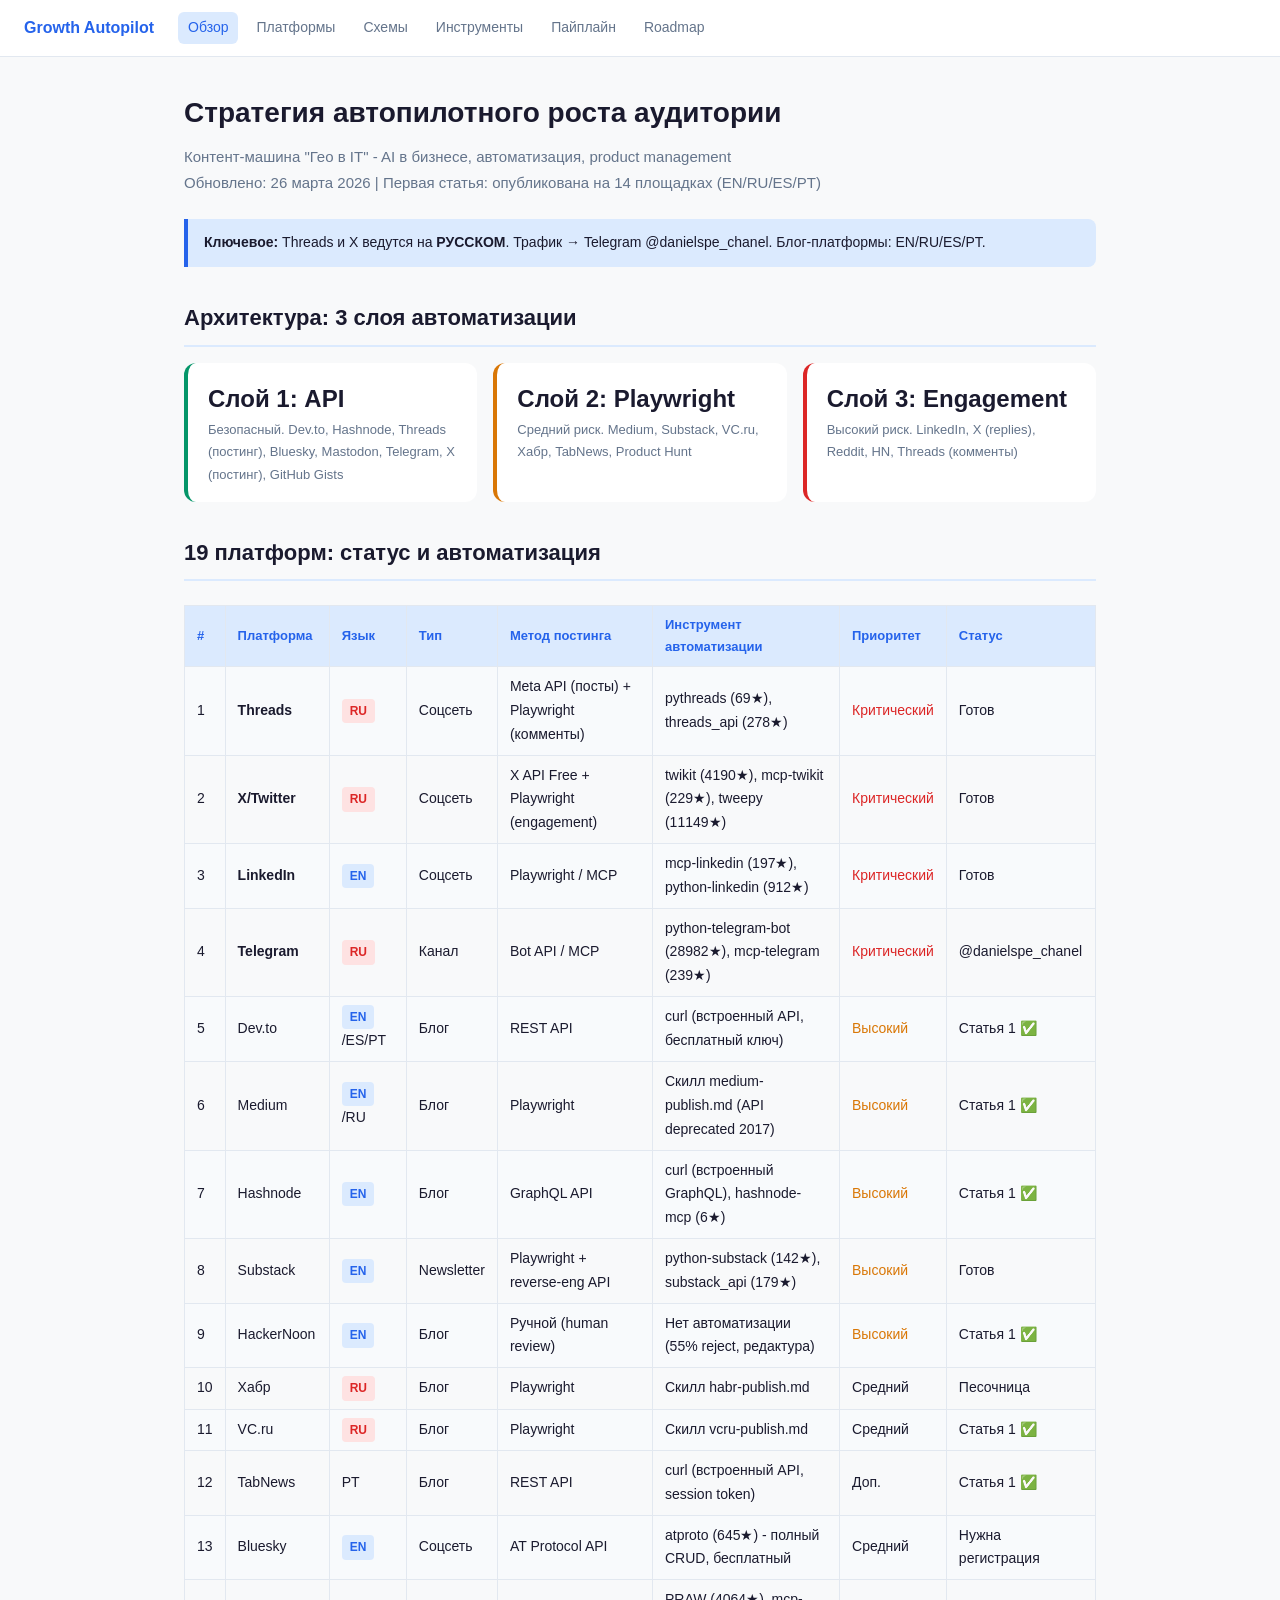
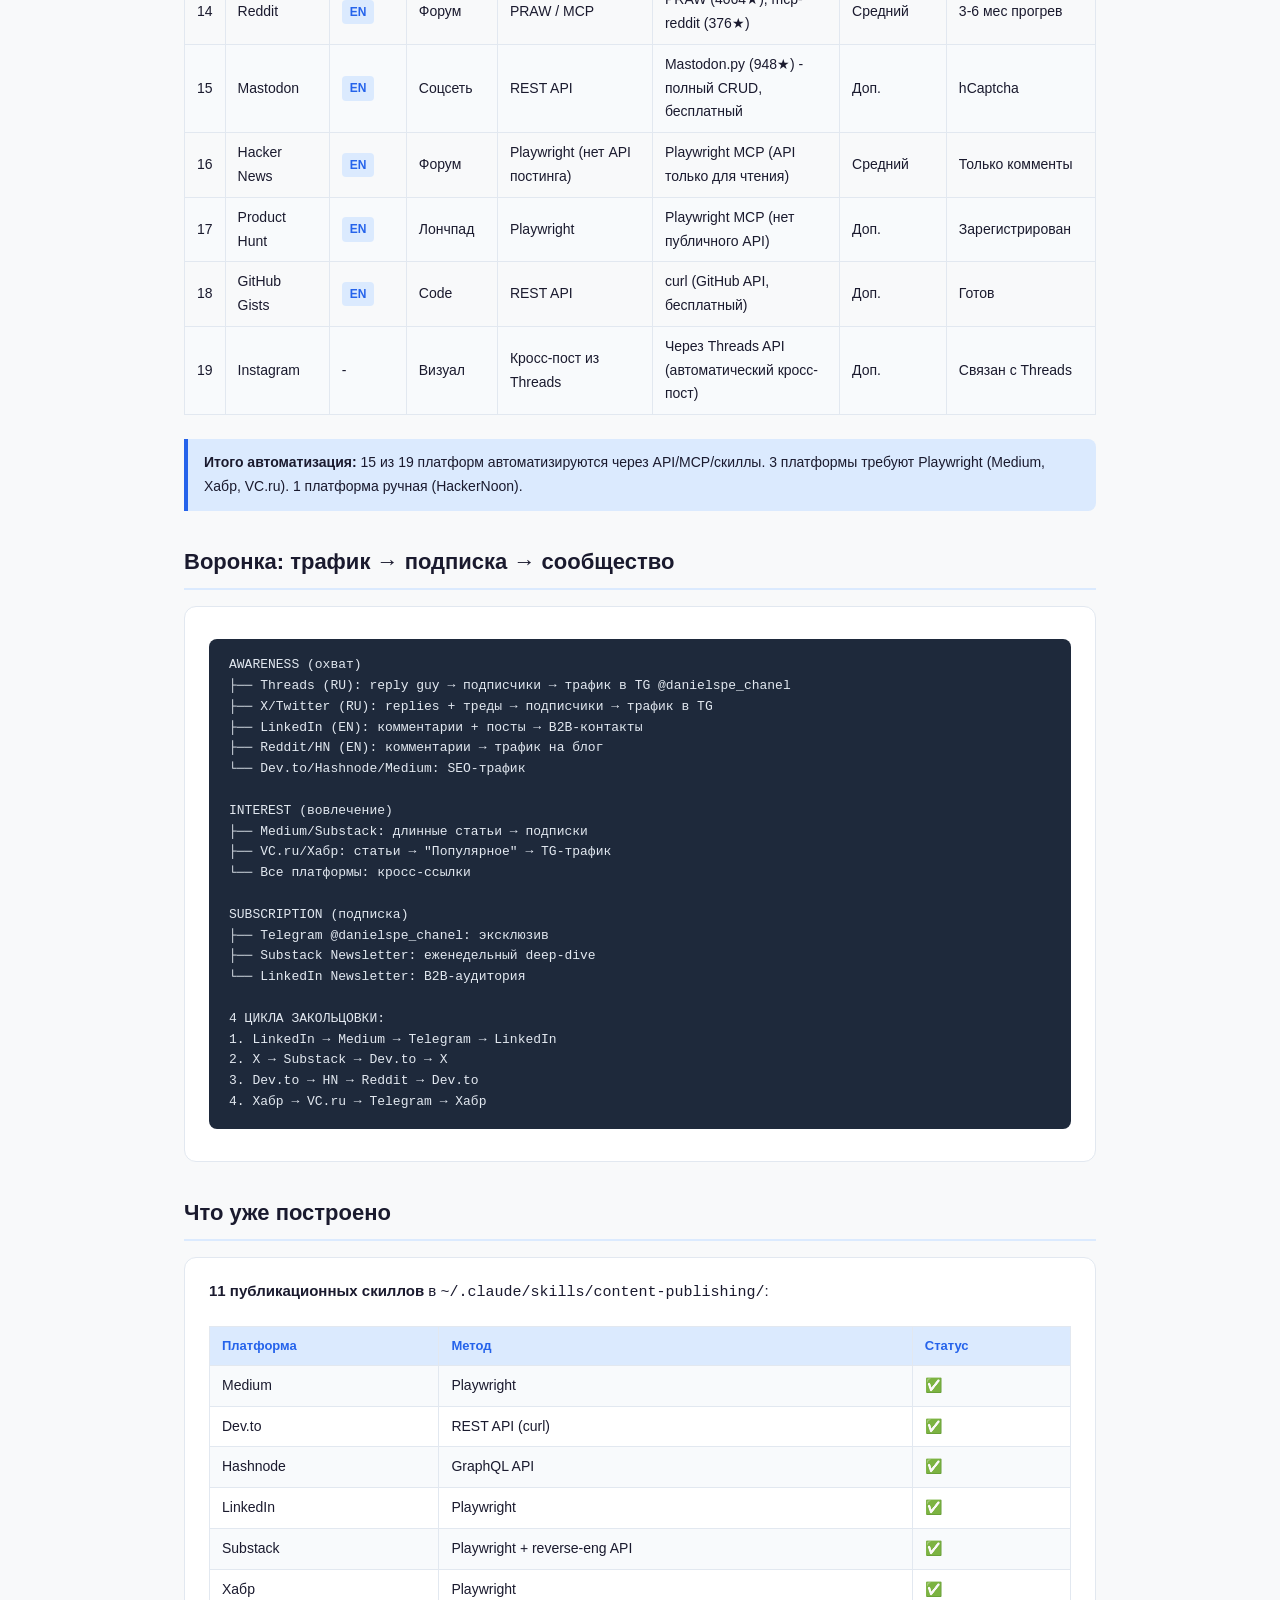
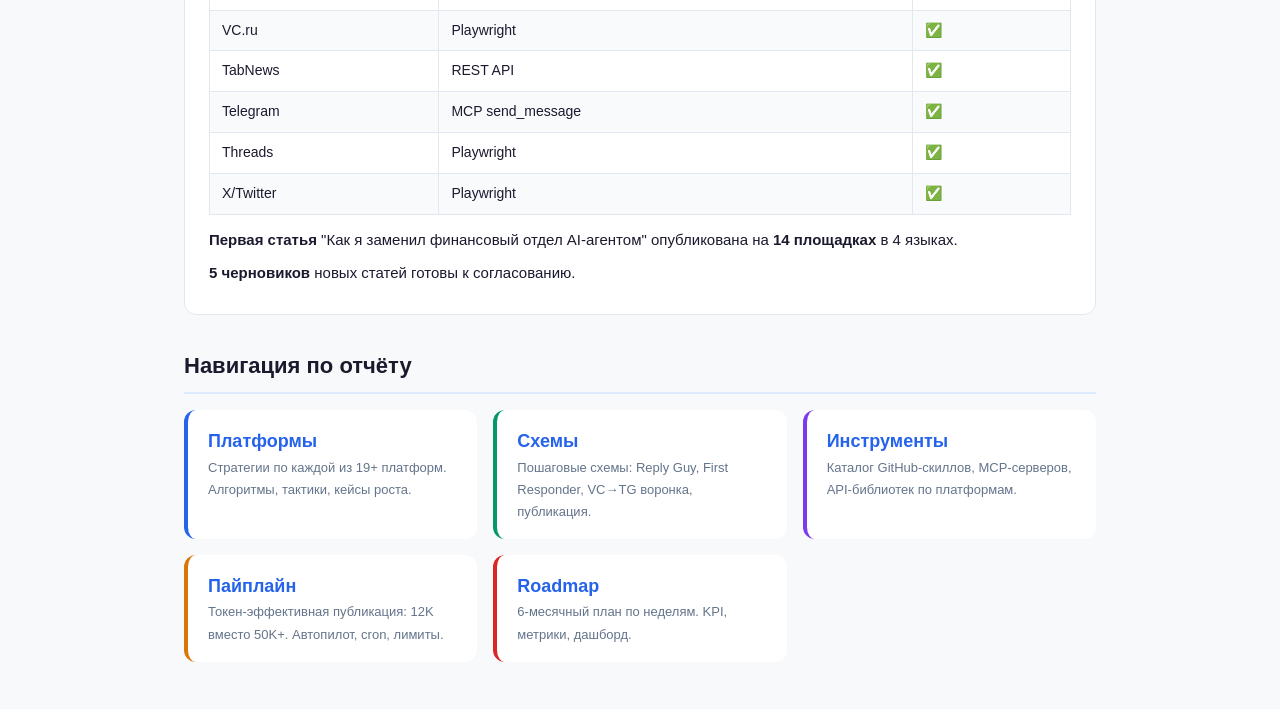
<file: index.html>
<!DOCTYPE html><html lang="ru"><head><meta charset="UTF-8"><meta name="viewport" content="width=device-width, initial-scale=1.0"><title>Growth Autopilot - Обзор</title><link rel="stylesheet" href="style.css"></head><body>
<nav>
  <span class="logo">Growth Autopilot</span>
  <a href="index.html" class="active">Обзор</a>
  <a href="platforms.html">Платформы</a>
  <a href="schemes.html">Схемы</a>
  <a href="tools.html">Инструменты</a>
  <a href="pipeline.html">Пайплайн</a>
  <a href="roadmap.html">Roadmap</a>
</nav>
<div class="container">

<h1>Стратегия автопилотного роста аудитории</h1>
<p class="subtitle">Контент-машина "Гео в IT" - AI в бизнесе, автоматизация, product management<br>
Обновлено: 26 марта 2026 | Первая статья: опубликована на 14 площадках (EN/RU/ES/PT)</p>

<div class="info">
<strong>Ключевое:</strong> Threads и X ведутся на <strong>РУССКОМ</strong>. Трафик → Telegram @danielspe_chanel. Блог-платформы: EN/RU/ES/PT.
</div>

<h2>Архитектура: 3 слоя автоматизации</h2>

<div class="card-grid">
  <div class="metric green">
    <div class="num">Слой 1: API</div>
    <div class="label">Безопасный. Dev.to, Hashnode, Threads (постинг), Bluesky, Mastodon, Telegram, X (постинг), GitHub Gists</div>
  </div>
  <div class="metric orange">
    <div class="num">Слой 2: Playwright</div>
    <div class="label">Средний риск. Medium, Substack, VC.ru, Хабр, TabNews, Product Hunt</div>
  </div>
  <div class="metric red">
    <div class="num">Слой 3: Engagement</div>
    <div class="label">Высокий риск. LinkedIn, X (replies), Reddit, HN, Threads (комменты)</div>
  </div>
</div>

<h2>19 платформ: статус и автоматизация</h2>

<div class="overflow-x">
<table>
<tr><th>#</th><th>Платформа</th><th>Язык</th><th>Тип</th><th>Метод постинга</th><th>Инструмент автоматизации</th><th>Приоритет</th><th>Статус</th></tr>
<tr><td>1</td><td><strong>Threads</strong></td><td><span class="lang-ru">RU</span></td><td>Соцсеть</td><td>Meta API (посты) + Playwright (комменты)</td><td>pythreads (69★), threads_api (278★)</td><td style="color:var(--red)">Критический</td><td>Готов</td></tr>
<tr><td>2</td><td><strong>X/Twitter</strong></td><td><span class="lang-ru">RU</span></td><td>Соцсеть</td><td>X API Free + Playwright (engagement)</td><td>twikit (4190★), mcp-twikit (229★), tweepy (11149★)</td><td style="color:var(--red)">Критический</td><td>Готов</td></tr>
<tr><td>3</td><td><strong>LinkedIn</strong></td><td><span class="lang-en">EN</span></td><td>Соцсеть</td><td>Playwright / MCP</td><td>mcp-linkedin (197★), python-linkedin (912★)</td><td style="color:var(--red)">Критический</td><td>Готов</td></tr>
<tr><td>4</td><td><strong>Telegram</strong></td><td><span class="lang-ru">RU</span></td><td>Канал</td><td>Bot API / MCP</td><td>python-telegram-bot (28982★), mcp-telegram (239★)</td><td style="color:var(--red)">Критический</td><td>@danielspe_chanel</td></tr>
<tr><td>5</td><td>Dev.to</td><td><span class="lang-en">EN</span>/ES/PT</td><td>Блог</td><td>REST API</td><td>curl (встроенный API, бесплатный ключ)</td><td style="color:var(--orange)">Высокий</td><td>Статья 1 ✅</td></tr>
<tr><td>6</td><td>Medium</td><td><span class="lang-en">EN</span>/RU</td><td>Блог</td><td>Playwright</td><td>Скилл medium-publish.md (API deprecated 2017)</td><td style="color:var(--orange)">Высокий</td><td>Статья 1 ✅</td></tr>
<tr><td>7</td><td>Hashnode</td><td><span class="lang-en">EN</span></td><td>Блог</td><td>GraphQL API</td><td>curl (встроенный GraphQL), hashnode-mcp (6★)</td><td style="color:var(--orange)">Высокий</td><td>Статья 1 ✅</td></tr>
<tr><td>8</td><td>Substack</td><td><span class="lang-en">EN</span></td><td>Newsletter</td><td>Playwright + reverse-eng API</td><td>python-substack (142★), substack_api (179★)</td><td style="color:var(--orange)">Высокий</td><td>Готов</td></tr>
<tr><td>9</td><td>HackerNoon</td><td><span class="lang-en">EN</span></td><td>Блог</td><td>Ручной (human review)</td><td>Нет автоматизации (55% reject, редактура)</td><td style="color:var(--orange)">Высокий</td><td>Статья 1 ✅</td></tr>
<tr><td>10</td><td>Хабр</td><td><span class="lang-ru">RU</span></td><td>Блог</td><td>Playwright</td><td>Скилл habr-publish.md</td><td>Средний</td><td>Песочница</td></tr>
<tr><td>11</td><td>VC.ru</td><td><span class="lang-ru">RU</span></td><td>Блог</td><td>Playwright</td><td>Скилл vcru-publish.md</td><td>Средний</td><td>Статья 1 ✅</td></tr>
<tr><td>12</td><td>TabNews</td><td>PT</td><td>Блог</td><td>REST API</td><td>curl (встроенный API, session token)</td><td>Доп.</td><td>Статья 1 ✅</td></tr>
<tr><td>13</td><td>Bluesky</td><td><span class="lang-en">EN</span></td><td>Соцсеть</td><td>AT Protocol API</td><td>atproto (645★) - полный CRUD, бесплатный</td><td>Средний</td><td>Нужна регистрация</td></tr>
<tr><td>14</td><td>Reddit</td><td><span class="lang-en">EN</span></td><td>Форум</td><td>PRAW / MCP</td><td>PRAW (4064★), mcp-reddit (376★)</td><td>Средний</td><td>3-6 мес прогрев</td></tr>
<tr><td>15</td><td>Mastodon</td><td><span class="lang-en">EN</span></td><td>Соцсеть</td><td>REST API</td><td>Mastodon.py (948★) - полный CRUD, бесплатный</td><td>Доп.</td><td>hCaptcha</td></tr>
<tr><td>16</td><td>Hacker News</td><td><span class="lang-en">EN</span></td><td>Форум</td><td>Playwright (нет API постинга)</td><td>Playwright MCP (API только для чтения)</td><td>Средний</td><td>Только комменты</td></tr>
<tr><td>17</td><td>Product Hunt</td><td><span class="lang-en">EN</span></td><td>Лончпад</td><td>Playwright</td><td>Playwright MCP (нет публичного API)</td><td>Доп.</td><td>Зарегистрирован</td></tr>
<tr><td>18</td><td>GitHub Gists</td><td><span class="lang-en">EN</span></td><td>Code</td><td>REST API</td><td>curl (GitHub API, бесплатный)</td><td>Доп.</td><td>Готов</td></tr>
<tr><td>19</td><td>Instagram</td><td>-</td><td>Визуал</td><td>Кросс-пост из Threads</td><td>Через Threads API (автоматический кросс-пост)</td><td>Доп.</td><td>Связан с Threads</td></tr>
</table>
</div>

<div class="info"><strong>Итого автоматизация:</strong> 15 из 19 платформ автоматизируются через API/MCP/скиллы. 3 платформы требуют Playwright (Medium, Хабр, VC.ru). 1 платформа ручная (HackerNoon).</div>

<h2>Воронка: трафик → подписка → сообщество</h2>

<div class="card">
<pre>
AWARENESS (охват)
├── Threads (RU): reply guy → подписчики → трафик в TG @danielspe_chanel
├── X/Twitter (RU): replies + треды → подписчики → трафик в TG
├── LinkedIn (EN): комментарии + посты → B2B-контакты
├── Reddit/HN (EN): комментарии → трафик на блог
└── Dev.to/Hashnode/Medium: SEO-трафик

INTEREST (вовлечение)
├── Medium/Substack: длинные статьи → подписки
├── VC.ru/Хабр: статьи → "Популярное" → TG-трафик
└── Все платформы: кросс-ссылки

SUBSCRIPTION (подписка)
├── Telegram @danielspe_chanel: эксклюзив
├── Substack Newsletter: еженедельный deep-dive
└── LinkedIn Newsletter: B2B-аудитория

4 ЦИКЛА ЗАКОЛЬЦОВКИ:
1. LinkedIn → Medium → Telegram → LinkedIn
2. X → Substack → Dev.to → X
3. Dev.to → HN → Reddit → Dev.to
4. Хабр → VC.ru → Telegram → Хабр
</pre>
</div>

<h2>Что уже построено</h2>

<div class="card">
<p><strong>11 публикационных скиллов</strong> в <code>~/.claude/skills/content-publishing/</code>:</p>
<div class="overflow-x">
<table>
<tr><th>Платформа</th><th>Метод</th><th>Статус</th></tr>
<tr><td>Medium</td><td>Playwright</td><td>✅</td></tr>
<tr><td>Dev.to</td><td>REST API (curl)</td><td>✅</td></tr>
<tr><td>Hashnode</td><td>GraphQL API</td><td>✅</td></tr>
<tr><td>LinkedIn</td><td>Playwright</td><td>✅</td></tr>
<tr><td>Substack</td><td>Playwright + reverse-eng API</td><td>✅</td></tr>
<tr><td>Хабр</td><td>Playwright</td><td>✅</td></tr>
<tr><td>VC.ru</td><td>Playwright</td><td>✅</td></tr>
<tr><td>TabNews</td><td>REST API</td><td>✅</td></tr>
<tr><td>Telegram</td><td>MCP send_message</td><td>✅</td></tr>
<tr><td>Threads</td><td>Playwright</td><td>✅</td></tr>
<tr><td>X/Twitter</td><td>Playwright</td><td>✅</td></tr>
</table>
</div>
<p><strong>Первая статья</strong> "Как я заменил финансовый отдел AI-агентом" опубликована на <strong>14 площадках</strong> в 4 языках.</p>
<p><strong>5 черновиков</strong> новых статей готовы к согласованию.</p>
</div>

<h2>Навигация по отчёту</h2>
<div class="card-grid">
  <a href="platforms.html" class="metric" style="text-decoration:none"><div class="num" style="font-size:18px">Платформы</div><div class="label">Стратегии по каждой из 19+ платформ. Алгоритмы, тактики, кейсы роста.</div></a>
  <a href="schemes.html" class="metric green" style="text-decoration:none"><div class="num" style="font-size:18px">Схемы</div><div class="label">Пошаговые схемы: Reply Guy, First Responder, VC→TG воронка, публикация.</div></a>
  <a href="tools.html" class="metric purple" style="text-decoration:none"><div class="num" style="font-size:18px">Инструменты</div><div class="label">Каталог GitHub-скиллов, MCP-серверов, API-библиотек по платформам.</div></a>
  <a href="pipeline.html" class="metric orange" style="text-decoration:none"><div class="num" style="font-size:18px">Пайплайн</div><div class="label">Токен-эффективная публикация: 12K вместо 50K+. Автопилот, cron, лимиты.</div></a>
  <a href="roadmap.html" class="metric red" style="text-decoration:none"><div class="num" style="font-size:18px">Roadmap</div><div class="label">6-месячный план по неделям. KPI, метрики, дашборд.</div></a>
</div>

</div>
</body></html>
</file>
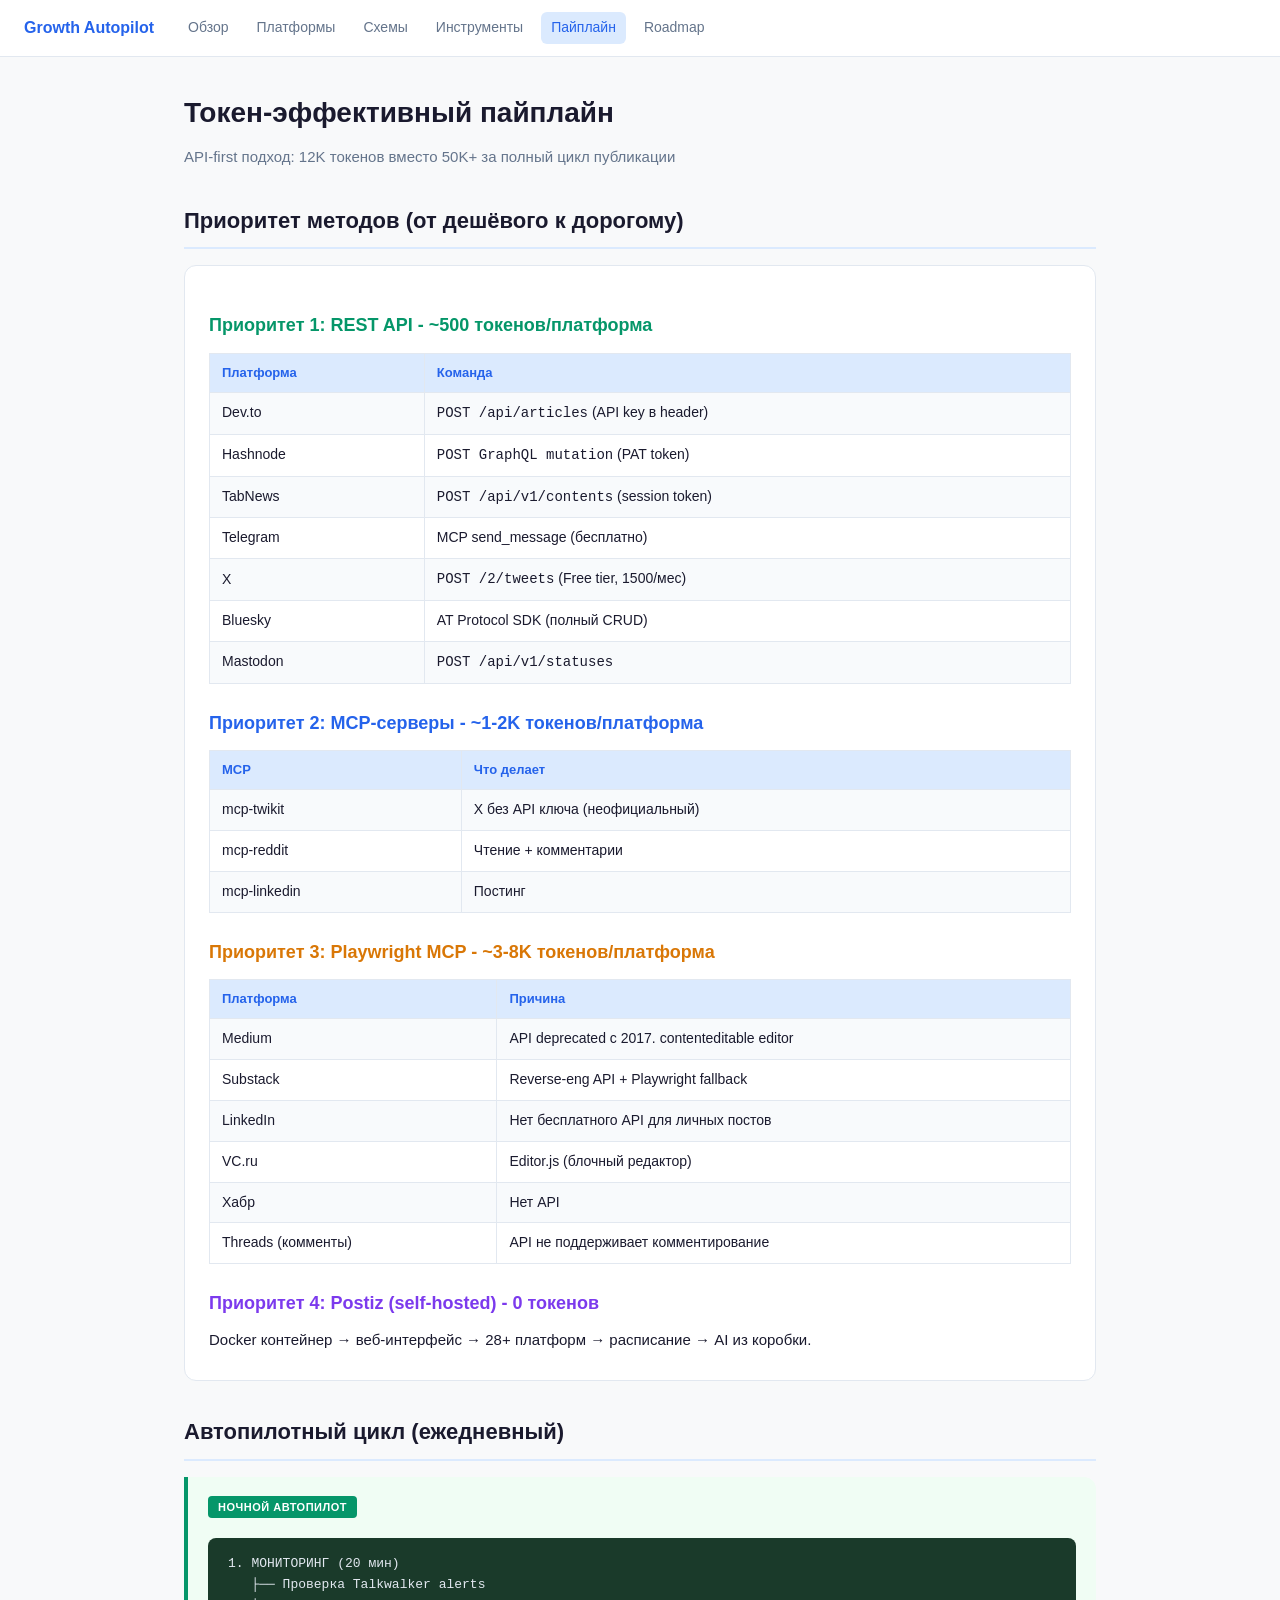
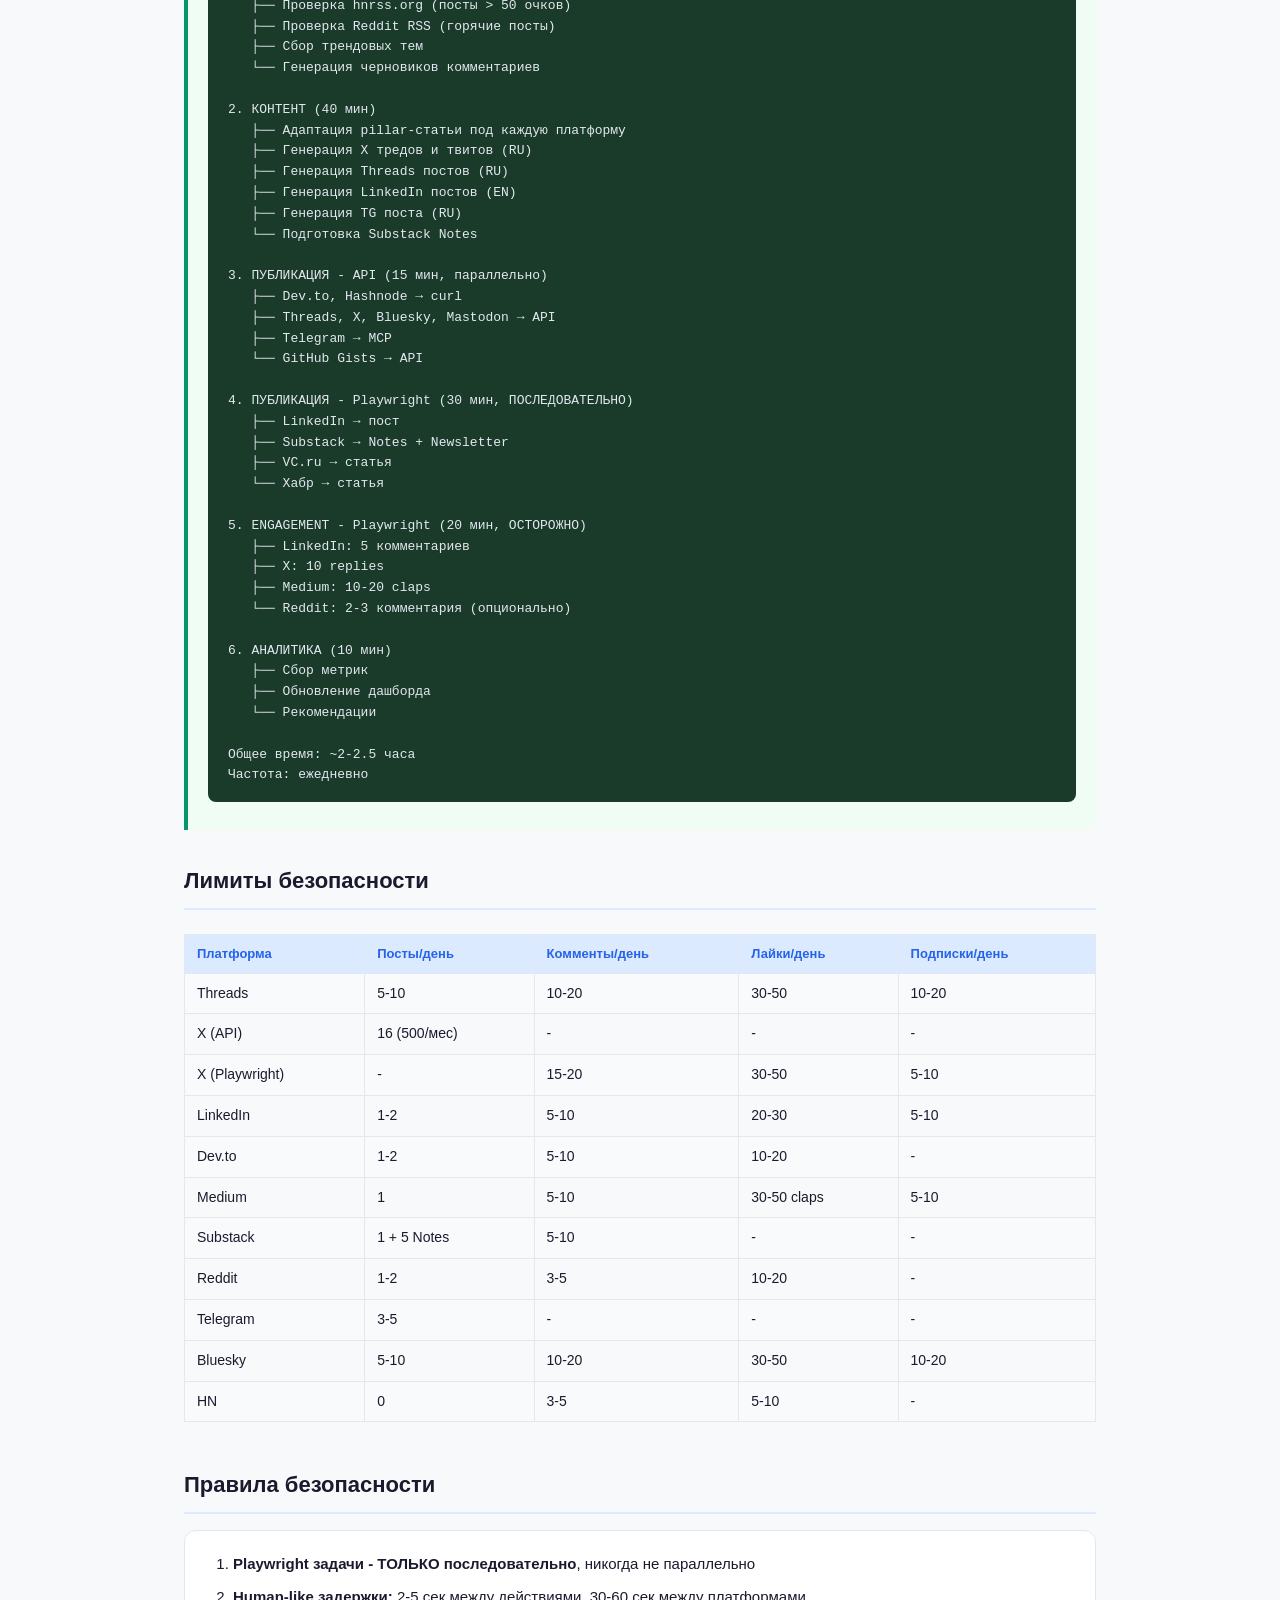
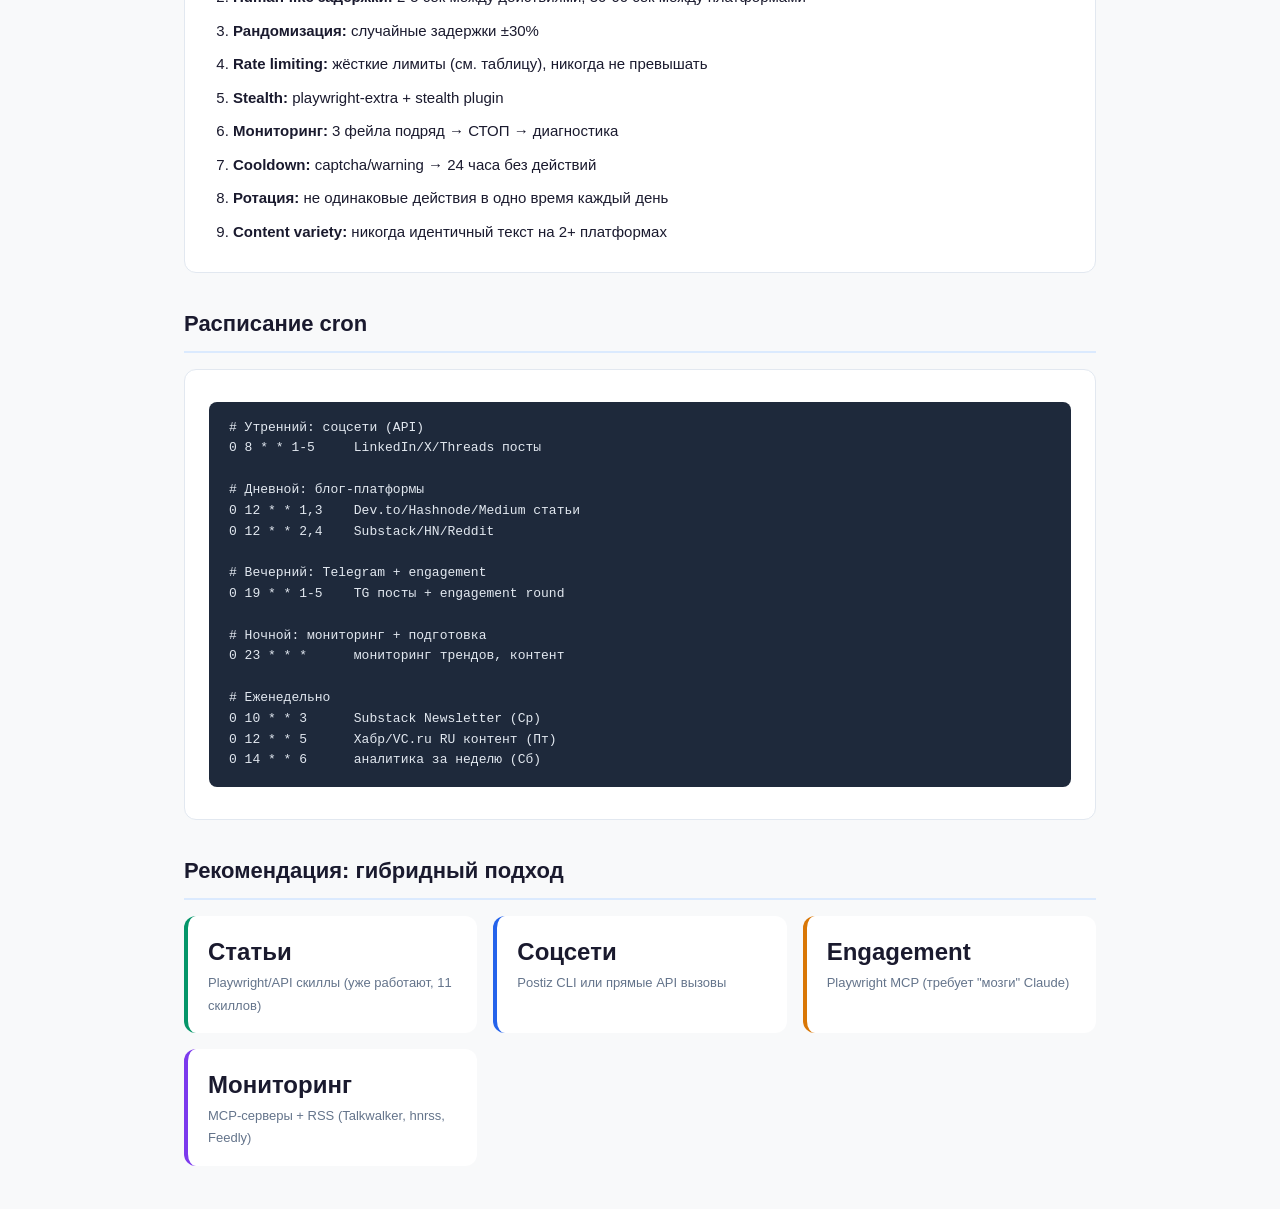
<file: pipeline.html>
<!DOCTYPE html><html lang="ru"><head><meta charset="UTF-8"><meta name="viewport" content="width=device-width, initial-scale=1.0"><title>Growth Autopilot - Пайплайн</title><link rel="stylesheet" href="style.css"></head><body>
<nav>
  <span class="logo">Growth Autopilot</span>
  <a href="index.html">Обзор</a>
  <a href="platforms.html">Платформы</a>
  <a href="schemes.html">Схемы</a>
  <a href="tools.html">Инструменты</a>
  <a href="pipeline.html" class="active">Пайплайн</a>
  <a href="roadmap.html">Roadmap</a>
</nav>
<div class="container">

<h1>Токен-эффективный пайплайн</h1>
<p class="subtitle">API-first подход: 12K токенов вместо 50K+ за полный цикл публикации</p>

<h2>Приоритет методов (от дешёвого к дорогому)</h2>

<div class="card">
<h3 style="color:var(--green)">Приоритет 1: REST API - ~500 токенов/платформа</h3>
<table>
<tr><th>Платформа</th><th>Команда</th></tr>
<tr><td>Dev.to</td><td><code>POST /api/articles</code> (API key в header)</td></tr>
<tr><td>Hashnode</td><td><code>POST GraphQL mutation</code> (PAT token)</td></tr>
<tr><td>TabNews</td><td><code>POST /api/v1/contents</code> (session token)</td></tr>
<tr><td>Telegram</td><td>MCP send_message (бесплатно)</td></tr>
<tr><td>X</td><td><code>POST /2/tweets</code> (Free tier, 1500/мес)</td></tr>
<tr><td>Bluesky</td><td>AT Protocol SDK (полный CRUD)</td></tr>
<tr><td>Mastodon</td><td><code>POST /api/v1/statuses</code></td></tr>
</table>

<h3 style="color:var(--accent)">Приоритет 2: MCP-серверы - ~1-2K токенов/платформа</h3>
<table>
<tr><th>MCP</th><th>Что делает</th></tr>
<tr><td>mcp-twikit</td><td>X без API ключа (неофициальный)</td></tr>
<tr><td>mcp-reddit</td><td>Чтение + комментарии</td></tr>
<tr><td>mcp-linkedin</td><td>Постинг</td></tr>
</table>

<h3 style="color:var(--orange)">Приоритет 3: Playwright MCP - ~3-8K токенов/платформа</h3>
<table>
<tr><th>Платформа</th><th>Причина</th></tr>
<tr><td>Medium</td><td>API deprecated с 2017. contenteditable editor</td></tr>
<tr><td>Substack</td><td>Reverse-eng API + Playwright fallback</td></tr>
<tr><td>LinkedIn</td><td>Нет бесплатного API для личных постов</td></tr>
<tr><td>VC.ru</td><td>Editor.js (блочный редактор)</td></tr>
<tr><td>Хабр</td><td>Нет API</td></tr>
<tr><td>Threads (комменты)</td><td>API не поддерживает комментирование</td></tr>
</table>

<h3 style="color:var(--purple)">Приоритет 4: Postiz (self-hosted) - 0 токенов</h3>
<p>Docker контейнер → веб-интерфейс → 28+ платформ → расписание → AI из коробки.</p>
</div>

<h2>Автопилотный цикл (ежедневный)</h2>

<div class="scheme">
<span class="badge">Ночной автопилот</span>
<pre>
1. МОНИТОРИНГ (20 мин)
   ├── Проверка Talkwalker alerts
   ├── Проверка hnrss.org (посты > 50 очков)
   ├── Проверка Reddit RSS (горячие посты)
   ├── Сбор трендовых тем
   └── Генерация черновиков комментариев

2. КОНТЕНТ (40 мин)
   ├── Адаптация pillar-статьи под каждую платформу
   ├── Генерация X тредов и твитов (RU)
   ├── Генерация Threads постов (RU)
   ├── Генерация LinkedIn постов (EN)
   ├── Генерация TG поста (RU)
   └── Подготовка Substack Notes

3. ПУБЛИКАЦИЯ - API (15 мин, параллельно)
   ├── Dev.to, Hashnode → curl
   ├── Threads, X, Bluesky, Mastodon → API
   ├── Telegram → MCP
   └── GitHub Gists → API

4. ПУБЛИКАЦИЯ - Playwright (30 мин, ПОСЛЕДОВАТЕЛЬНО)
   ├── LinkedIn → пост
   ├── Substack → Notes + Newsletter
   ├── VC.ru → статья
   └── Хабр → статья

5. ENGAGEMENT - Playwright (20 мин, ОСТОРОЖНО)
   ├── LinkedIn: 5 комментариев
   ├── X: 10 replies
   ├── Medium: 10-20 claps
   └── Reddit: 2-3 комментария (опционально)

6. АНАЛИТИКА (10 мин)
   ├── Сбор метрик
   ├── Обновление дашборда
   └── Рекомендации

Общее время: ~2-2.5 часа
Частота: ежедневно
</pre>
</div>

<h2>Лимиты безопасности</h2>

<div class="overflow-x">
<table>
<tr><th>Платформа</th><th>Посты/день</th><th>Комменты/день</th><th>Лайки/день</th><th>Подписки/день</th></tr>
<tr><td>Threads</td><td>5-10</td><td>10-20</td><td>30-50</td><td>10-20</td></tr>
<tr><td>X (API)</td><td>16 (500/мес)</td><td>-</td><td>-</td><td>-</td></tr>
<tr><td>X (Playwright)</td><td>-</td><td>15-20</td><td>30-50</td><td>5-10</td></tr>
<tr><td>LinkedIn</td><td>1-2</td><td>5-10</td><td>20-30</td><td>5-10</td></tr>
<tr><td>Dev.to</td><td>1-2</td><td>5-10</td><td>10-20</td><td>-</td></tr>
<tr><td>Medium</td><td>1</td><td>5-10</td><td>30-50 claps</td><td>5-10</td></tr>
<tr><td>Substack</td><td>1 + 5 Notes</td><td>5-10</td><td>-</td><td>-</td></tr>
<tr><td>Reddit</td><td>1-2</td><td>3-5</td><td>10-20</td><td>-</td></tr>
<tr><td>Telegram</td><td>3-5</td><td>-</td><td>-</td><td>-</td></tr>
<tr><td>Bluesky</td><td>5-10</td><td>10-20</td><td>30-50</td><td>10-20</td></tr>
<tr><td>HN</td><td>0</td><td>3-5</td><td>5-10</td><td>-</td></tr>
</table>
</div>

<h2>Правила безопасности</h2>

<div class="card">
<ol>
<li><strong>Playwright задачи - ТОЛЬКО последовательно</strong>, никогда не параллельно</li>
<li><strong>Human-like задержки:</strong> 2-5 сек между действиями, 30-60 сек между платформами</li>
<li><strong>Рандомизация:</strong> случайные задержки ±30%</li>
<li><strong>Rate limiting:</strong> жёсткие лимиты (см. таблицу), никогда не превышать</li>
<li><strong>Stealth:</strong> playwright-extra + stealth plugin</li>
<li><strong>Мониторинг:</strong> 3 фейла подряд → СТОП → диагностика</li>
<li><strong>Cooldown:</strong> captcha/warning → 24 часа без действий</li>
<li><strong>Ротация:</strong> не одинаковые действия в одно время каждый день</li>
<li><strong>Content variety:</strong> никогда идентичный текст на 2+ платформах</li>
</ol>
</div>

<h2>Расписание cron</h2>

<div class="card">
<pre>
# Утренний: соцсети (API)
0 8 * * 1-5     LinkedIn/X/Threads посты

# Дневной: блог-платформы
0 12 * * 1,3    Dev.to/Hashnode/Medium статьи
0 12 * * 2,4    Substack/HN/Reddit

# Вечерний: Telegram + engagement
0 19 * * 1-5    TG посты + engagement round

# Ночной: мониторинг + подготовка
0 23 * * *      мониторинг трендов, контент

# Еженедельно
0 10 * * 3      Substack Newsletter (Ср)
0 12 * * 5      Хабр/VC.ru RU контент (Пт)
0 14 * * 6      аналитика за неделю (Сб)
</pre>
</div>

<h2>Рекомендация: гибридный подход</h2>

<div class="card-grid">
  <div class="metric green"><div class="num">Статьи</div><div class="label">Playwright/API скиллы (уже работают, 11 скиллов)</div></div>
  <div class="metric"><div class="num">Соцсети</div><div class="label">Postiz CLI или прямые API вызовы</div></div>
  <div class="metric orange"><div class="num">Engagement</div><div class="label">Playwright MCP (требует "мозги" Claude)</div></div>
  <div class="metric purple"><div class="num">Мониторинг</div><div class="label">MCP-серверы + RSS (Talkwalker, hnrss, Feedly)</div></div>
</div>

</div>
</body></html>
</file>
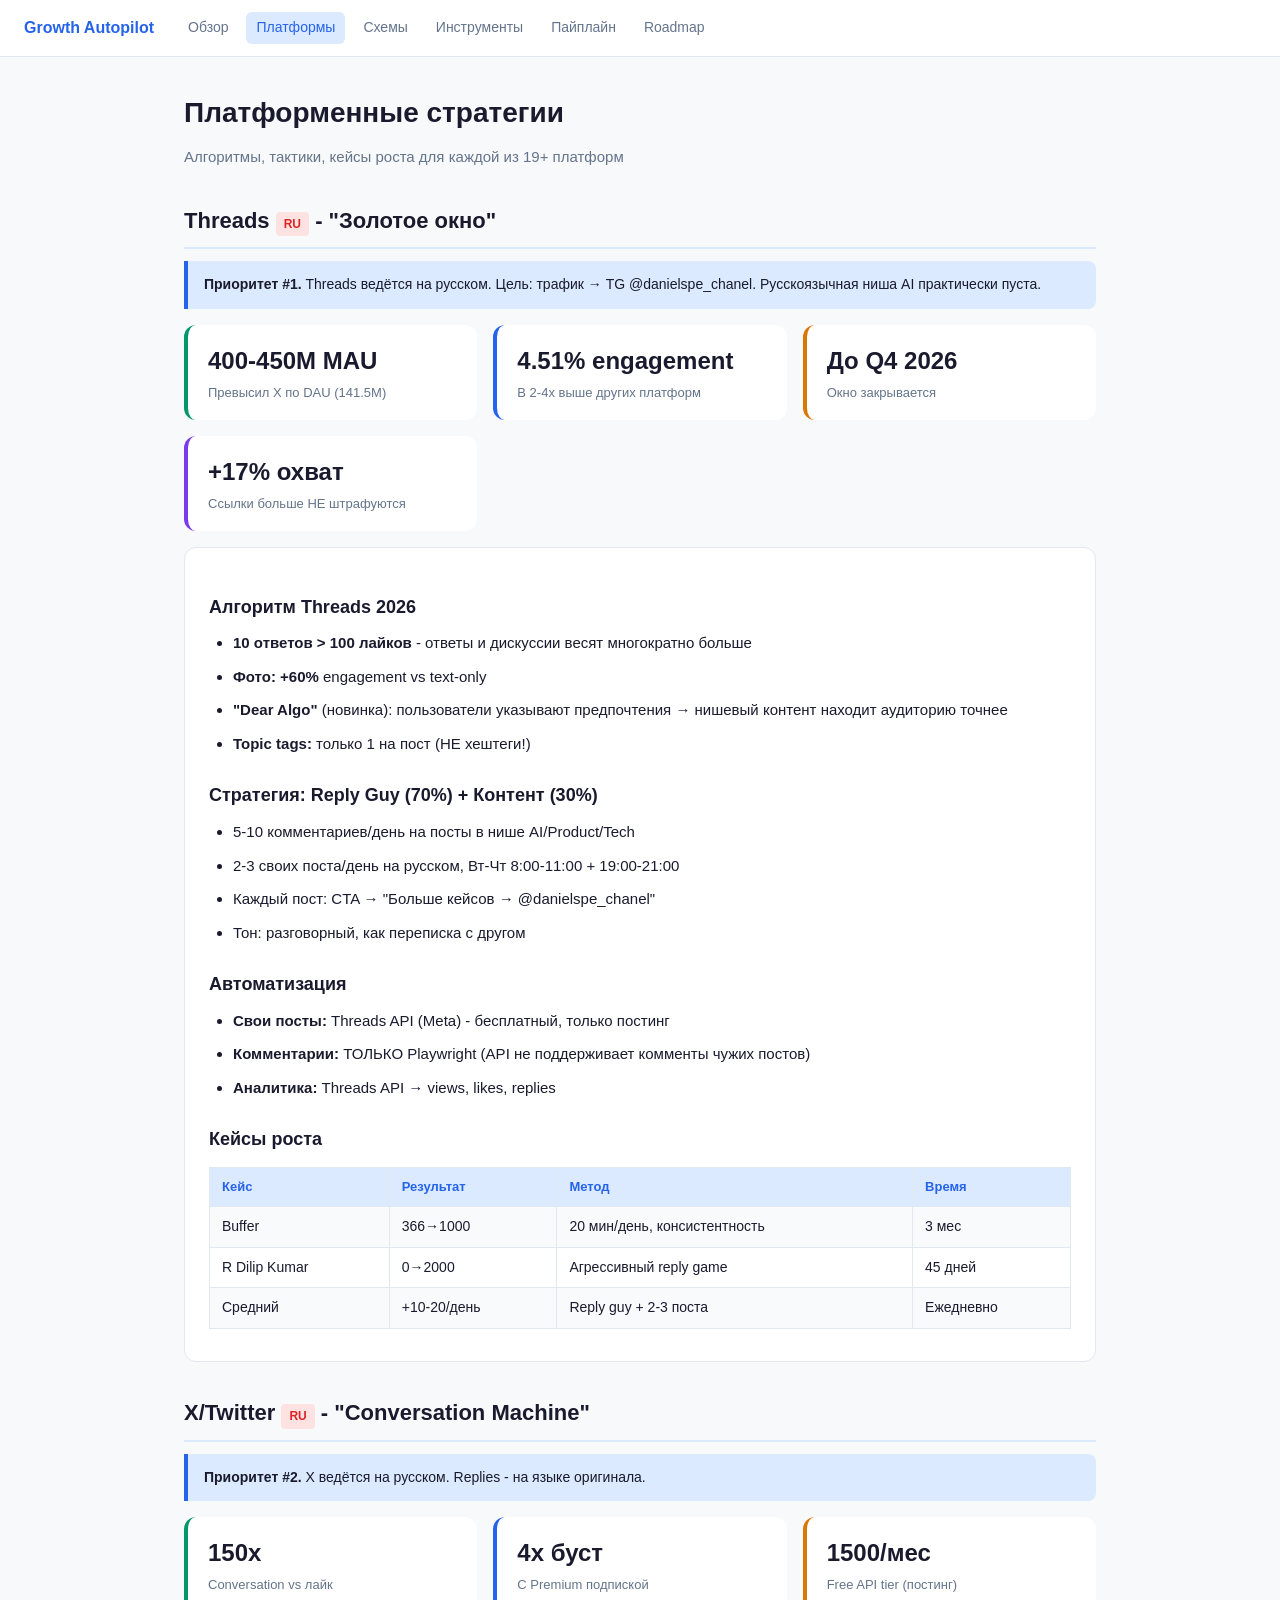
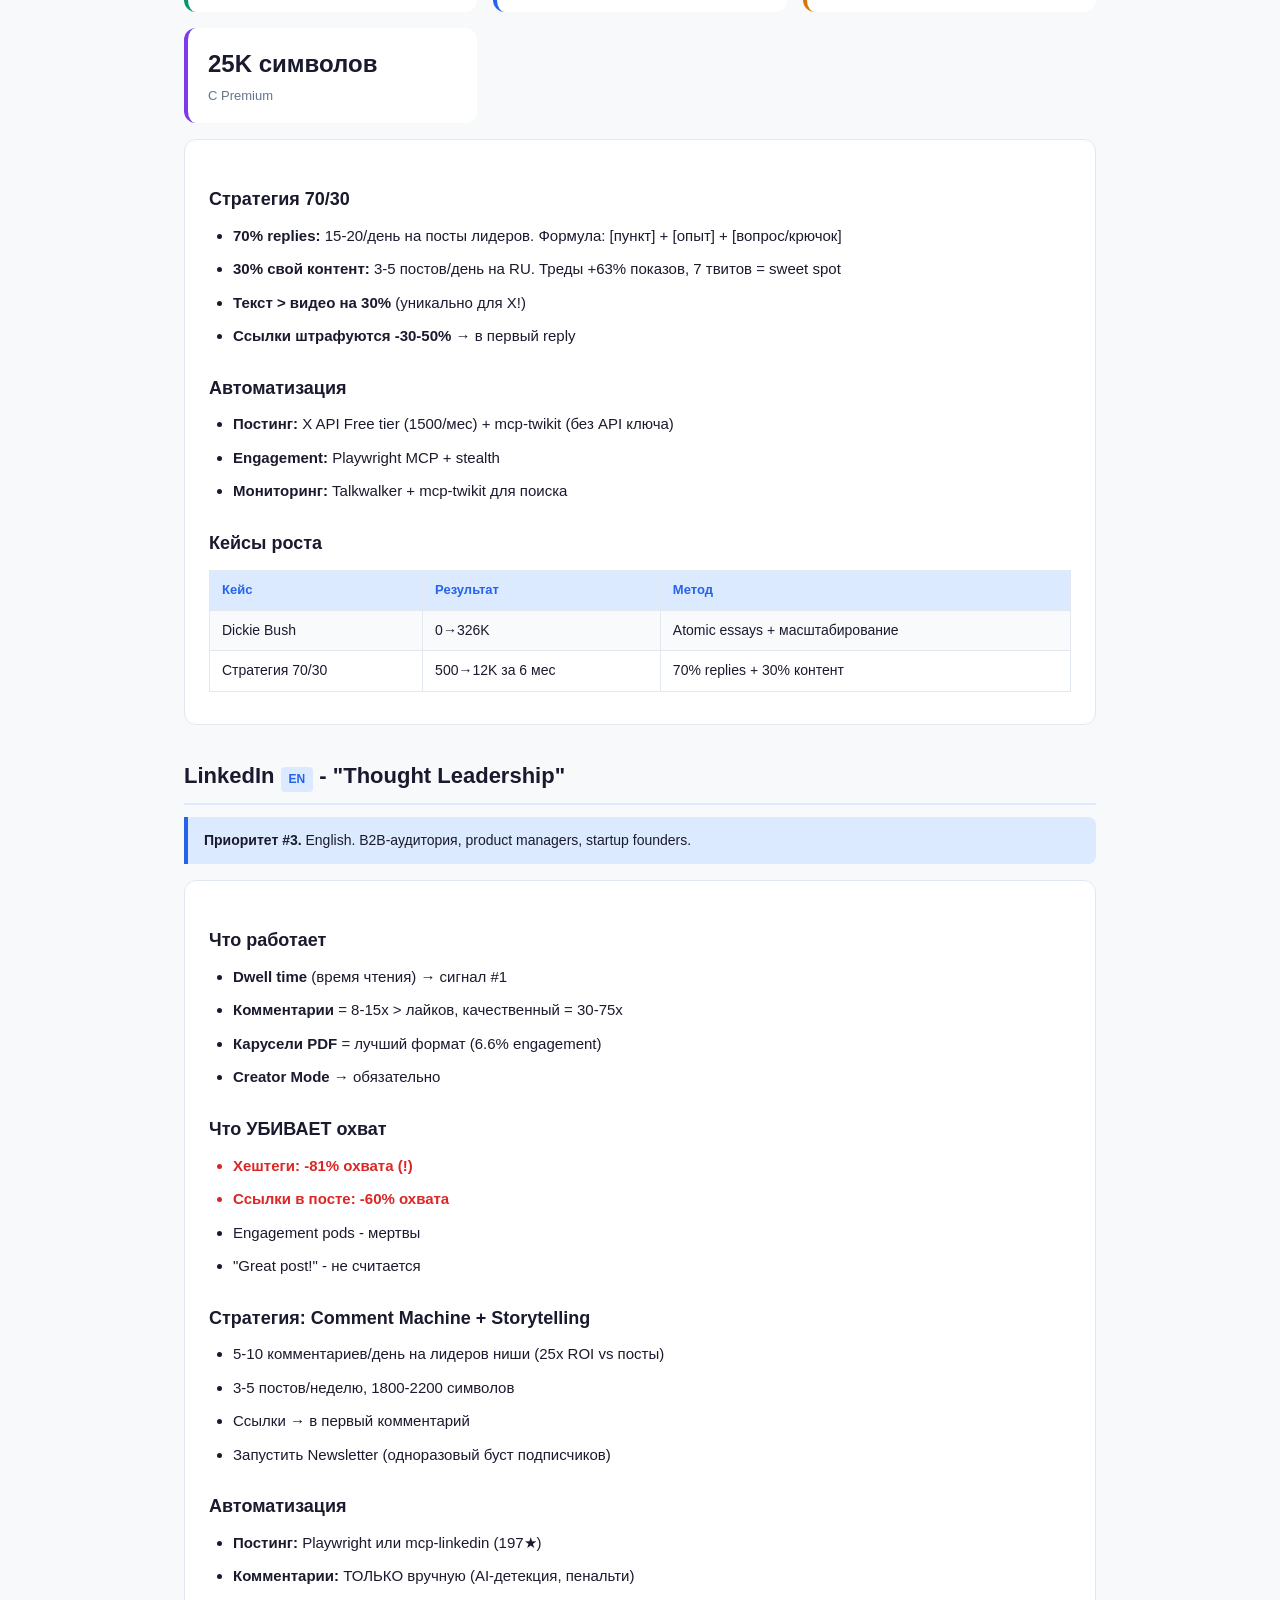
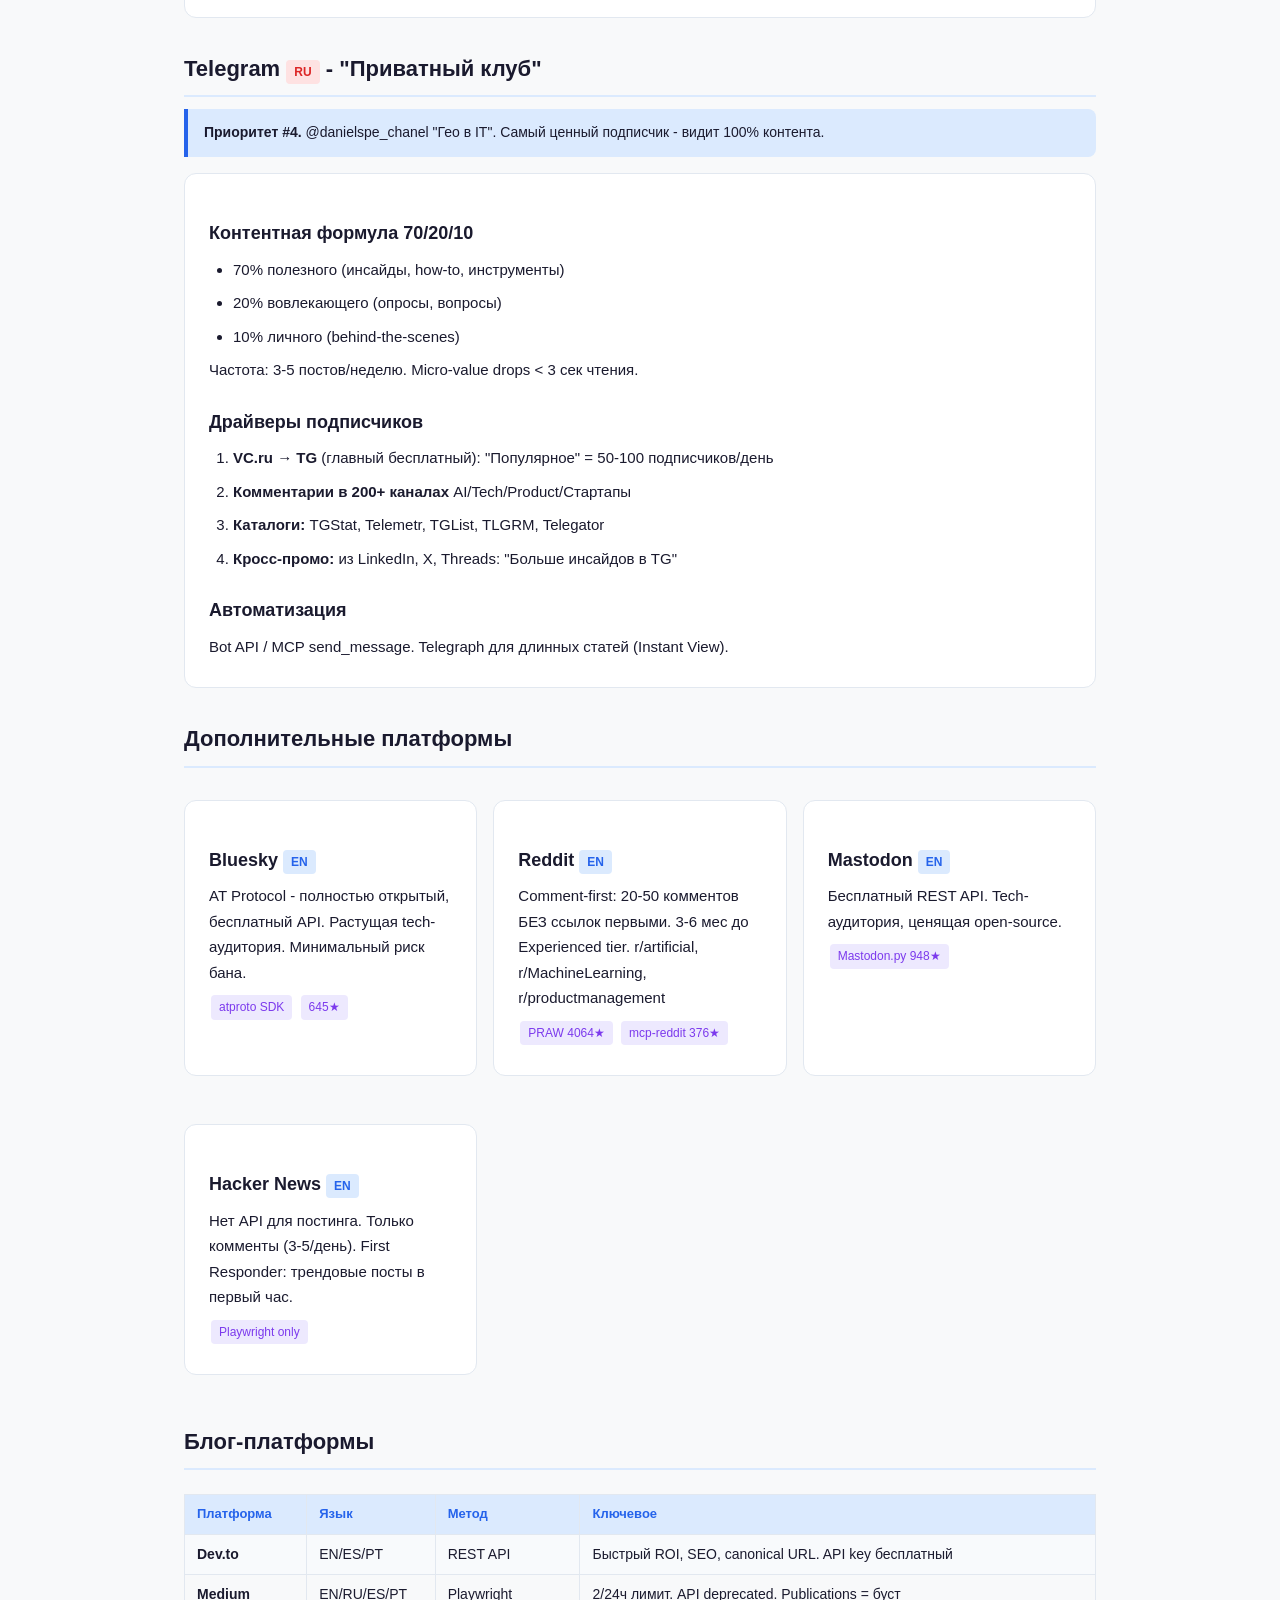
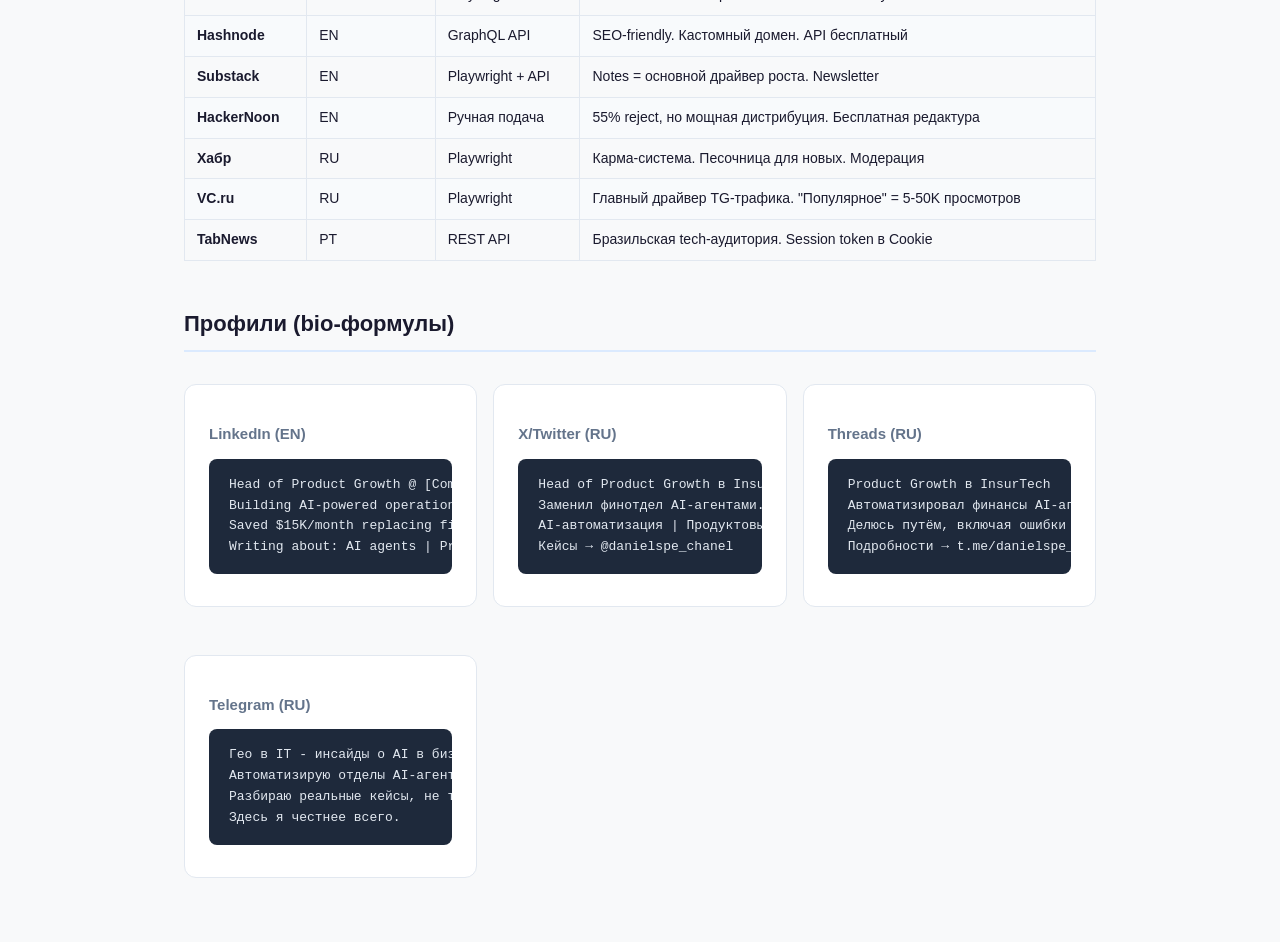
<file: platforms.html>
<!DOCTYPE html><html lang="ru"><head><meta charset="UTF-8"><meta name="viewport" content="width=device-width, initial-scale=1.0"><title>Growth Autopilot - Платформы</title><link rel="stylesheet" href="style.css"></head><body>
<nav>
  <span class="logo">Growth Autopilot</span>
  <a href="index.html">Обзор</a>
  <a href="platforms.html" class="active">Платформы</a>
  <a href="schemes.html">Схемы</a>
  <a href="tools.html">Инструменты</a>
  <a href="pipeline.html">Пайплайн</a>
  <a href="roadmap.html">Roadmap</a>
</nav>
<div class="container">

<h1>Платформенные стратегии</h1>
<p class="subtitle">Алгоритмы, тактики, кейсы роста для каждой из 19+ платформ</p>

<!-- THREADS -->
<h2>Threads <span class="lang-ru">RU</span> - "Золотое окно"</h2>
<div class="info"><strong>Приоритет #1.</strong> Threads ведётся на русском. Цель: трафик → TG @danielspe_chanel. Русскоязычная ниша AI практически пуста.</div>

<div class="card-grid">
  <div class="metric green"><div class="num">400-450M MAU</div><div class="label">Превысил X по DAU (141.5M)</div></div>
  <div class="metric"><div class="num">4.51% engagement</div><div class="label">В 2-4x выше других платформ</div></div>
  <div class="metric orange"><div class="num">До Q4 2026</div><div class="label">Окно закрывается</div></div>
  <div class="metric purple"><div class="num">+17% охват</div><div class="label">Ссылки больше НЕ штрафуются</div></div>
</div>

<div class="card">
<h3>Алгоритм Threads 2026</h3>
<ul>
<li><strong>10 ответов > 100 лайков</strong> - ответы и дискуссии весят многократно больше</li>
<li><strong>Фото: +60%</strong> engagement vs text-only</li>
<li><strong>"Dear Algo"</strong> (новинка): пользователи указывают предпочтения → нишевый контент находит аудиторию точнее</li>
<li><strong>Topic tags:</strong> только 1 на пост (НЕ хештеги!)</li>
</ul>

<h3>Стратегия: Reply Guy (70%) + Контент (30%)</h3>
<ul>
<li>5-10 комментариев/день на посты в нише AI/Product/Tech</li>
<li>2-3 своих поста/день на русском, Вт-Чт 8:00-11:00 + 19:00-21:00</li>
<li>Каждый пост: CTA → "Больше кейсов → @danielspe_chanel"</li>
<li>Тон: разговорный, как переписка с другом</li>
</ul>

<h3>Автоматизация</h3>
<ul>
<li><strong>Свои посты:</strong> Threads API (Meta) - бесплатный, только постинг</li>
<li><strong>Комментарии:</strong> ТОЛЬКО Playwright (API не поддерживает комменты чужих постов)</li>
<li><strong>Аналитика:</strong> Threads API → views, likes, replies</li>
</ul>

<h3>Кейсы роста</h3>
<table>
<tr><th>Кейс</th><th>Результат</th><th>Метод</th><th>Время</th></tr>
<tr><td>Buffer</td><td>366→1000</td><td>20 мин/день, консистентность</td><td>3 мес</td></tr>
<tr><td>R Dilip Kumar</td><td>0→2000</td><td>Агрессивный reply game</td><td>45 дней</td></tr>
<tr><td>Средний</td><td>+10-20/день</td><td>Reply guy + 2-3 поста</td><td>Ежедневно</td></tr>
</table>
</div>

<!-- X/TWITTER -->
<h2>X/Twitter <span class="lang-ru">RU</span> - "Conversation Machine"</h2>
<div class="info"><strong>Приоритет #2.</strong> X ведётся на русском. Replies - на языке оригинала.</div>

<div class="card-grid">
  <div class="metric green"><div class="num">150x</div><div class="label">Conversation vs лайк</div></div>
  <div class="metric"><div class="num">4x буст</div><div class="label">С Premium подпиской</div></div>
  <div class="metric orange"><div class="num">1500/мес</div><div class="label">Free API tier (постинг)</div></div>
  <div class="metric purple"><div class="num">25K символов</div><div class="label">С Premium</div></div>
</div>

<div class="card">
<h3>Стратегия 70/30</h3>
<ul>
<li><strong>70% replies:</strong> 15-20/день на посты лидеров. Формула: [пункт] + [опыт] + [вопрос/крючок]</li>
<li><strong>30% свой контент:</strong> 3-5 постов/день на RU. Треды +63% показов, 7 твитов = sweet spot</li>
<li><strong>Текст > видео на 30%</strong> (уникально для X!)</li>
<li><strong>Ссылки штрафуются -30-50%</strong> → в первый reply</li>
</ul>

<h3>Автоматизация</h3>
<ul>
<li><strong>Постинг:</strong> X API Free tier (1500/мес) + mcp-twikit (без API ключа)</li>
<li><strong>Engagement:</strong> Playwright MCP + stealth</li>
<li><strong>Мониторинг:</strong> Talkwalker + mcp-twikit для поиска</li>
</ul>

<h3>Кейсы роста</h3>
<table>
<tr><th>Кейс</th><th>Результат</th><th>Метод</th></tr>
<tr><td>Dickie Bush</td><td>0→326K</td><td>Atomic essays + масштабирование</td></tr>
<tr><td>Стратегия 70/30</td><td>500→12K за 6 мес</td><td>70% replies + 30% контент</td></tr>
</table>
</div>

<!-- LINKEDIN -->
<h2>LinkedIn <span class="lang-en">EN</span> - "Thought Leadership"</h2>
<div class="info"><strong>Приоритет #3.</strong> English. B2B-аудитория, product managers, startup founders.</div>

<div class="card">
<h3>Что работает</h3>
<ul>
<li><strong>Dwell time</strong> (время чтения) → сигнал #1</li>
<li><strong>Комментарии</strong> = 8-15x > лайков, качественный = 30-75x</li>
<li><strong>Карусели PDF</strong> = лучший формат (6.6% engagement)</li>
<li><strong>Creator Mode</strong> → обязательно</li>
</ul>

<h3>Что УБИВАЕТ охват</h3>
<ul>
<li style="color:var(--red)"><strong>Хештеги: -81% охвата (!)</strong></li>
<li style="color:var(--red)"><strong>Ссылки в посте: -60% охвата</strong></li>
<li>Engagement pods - мертвы</li>
<li>"Great post!" - не считается</li>
</ul>

<h3>Стратегия: Comment Machine + Storytelling</h3>
<ul>
<li>5-10 комментариев/день на лидеров ниши (25x ROI vs посты)</li>
<li>3-5 постов/неделю, 1800-2200 символов</li>
<li>Ссылки → в первый комментарий</li>
<li>Запустить Newsletter (одноразовый буст подписчиков)</li>
</ul>

<h3>Автоматизация</h3>
<ul>
<li><strong>Постинг:</strong> Playwright или mcp-linkedin (197★)</li>
<li><strong>Комментарии:</strong> ТОЛЬКО вручную (AI-детекция, пенальти)</li>
</ul>
</div>

<!-- TELEGRAM -->
<h2>Telegram <span class="lang-ru">RU</span> - "Приватный клуб"</h2>
<div class="info"><strong>Приоритет #4.</strong> @danielspe_chanel "Гео в IT". Самый ценный подписчик - видит 100% контента.</div>

<div class="card">
<h3>Контентная формула 70/20/10</h3>
<ul>
<li>70% полезного (инсайды, how-to, инструменты)</li>
<li>20% вовлекающего (опросы, вопросы)</li>
<li>10% личного (behind-the-scenes)</li>
</ul>
<p>Частота: 3-5 постов/неделю. Micro-value drops < 3 сек чтения.</p>

<h3>Драйверы подписчиков</h3>
<ol>
<li><strong>VC.ru → TG</strong> (главный бесплатный): "Популярное" = 50-100 подписчиков/день</li>
<li><strong>Комментарии в 200+ каналах</strong> AI/Tech/Product/Стартапы</li>
<li><strong>Каталоги:</strong> TGStat, Telemetr, TGList, TLGRM, Telegator</li>
<li><strong>Кросс-промо:</strong> из LinkedIn, X, Threads: "Больше инсайдов в TG"</li>
</ol>

<h3>Автоматизация</h3>
<p>Bot API / MCP send_message. Telegraph для длинных статей (Instant View).</p>
</div>

<!-- ADDITIONAL -->
<h2>Дополнительные платформы</h2>

<div class="card-grid">
  <div class="card">
    <h3>Bluesky <span class="lang-en">EN</span></h3>
    <p>AT Protocol - полностью открытый, бесплатный API. Растущая tech-аудитория. Минимальный риск бана.</p>
    <p><span class="tag">atproto SDK</span> <span class="tag">645★</span></p>
  </div>
  <div class="card">
    <h3>Reddit <span class="lang-en">EN</span></h3>
    <p>Comment-first: 20-50 комментов БЕЗ ссылок первыми. 3-6 мес до Experienced tier. r/artificial, r/MachineLearning, r/productmanagement</p>
    <p><span class="tag">PRAW 4064★</span> <span class="tag">mcp-reddit 376★</span></p>
  </div>
  <div class="card">
    <h3>Mastodon <span class="lang-en">EN</span></h3>
    <p>Бесплатный REST API. Tech-аудитория, ценящая open-source.</p>
    <p><span class="tag">Mastodon.py 948★</span></p>
  </div>
  <div class="card">
    <h3>Hacker News <span class="lang-en">EN</span></h3>
    <p>Нет API для постинга. Только комменты (3-5/день). First Responder: трендовые посты в первый час.</p>
    <p><span class="tag">Playwright only</span></p>
  </div>
</div>

<h2>Блог-платформы</h2>

<div class="overflow-x">
<table>
<tr><th>Платформа</th><th>Язык</th><th>Метод</th><th>Ключевое</th></tr>
<tr><td><strong>Dev.to</strong></td><td>EN/ES/PT</td><td>REST API</td><td>Быстрый ROI, SEO, canonical URL. API key бесплатный</td></tr>
<tr><td><strong>Medium</strong></td><td>EN/RU/ES/PT</td><td>Playwright</td><td>2/24ч лимит. API deprecated. Publications = буст</td></tr>
<tr><td><strong>Hashnode</strong></td><td>EN</td><td>GraphQL API</td><td>SEO-friendly. Кастомный домен. API бесплатный</td></tr>
<tr><td><strong>Substack</strong></td><td>EN</td><td>Playwright + API</td><td>Notes = основной драйвер роста. Newsletter</td></tr>
<tr><td><strong>HackerNoon</strong></td><td>EN</td><td>Ручная подача</td><td>55% reject, но мощная дистрибуция. Бесплатная редактура</td></tr>
<tr><td><strong>Хабр</strong></td><td>RU</td><td>Playwright</td><td>Карма-система. Песочница для новых. Модерация</td></tr>
<tr><td><strong>VC.ru</strong></td><td>RU</td><td>Playwright</td><td>Главный драйвер TG-трафика. "Популярное" = 5-50K просмотров</td></tr>
<tr><td><strong>TabNews</strong></td><td>PT</td><td>REST API</td><td>Бразильская tech-аудитория. Session token в Cookie</td></tr>
</table>
</div>

<h2>Профили (bio-формулы)</h2>

<div class="card-grid">
  <div class="card">
    <h4>LinkedIn (EN)</h4>
    <pre>Head of Product Growth @ [Company]
Building AI-powered operations that replace entire departments.
Saved $15K/month replacing finance team with AI agent.
Writing about: AI agents | Product-led ops | Startup automation</pre>
  </div>
  <div class="card">
    <h4>X/Twitter (RU)</h4>
    <pre>Head of Product Growth в InsurTech
Заменил финотдел AI-агентами. Теперь пишу об этом.
AI-автоматизация | Продуктовые кейсы | Строю на глазах
Кейсы → @danielspe_chanel</pre>
  </div>
  <div class="card">
    <h4>Threads (RU)</h4>
    <pre>Product Growth в InsurTech
Автоматизировал финансы AI-агентами
Делюсь путём, включая ошибки
Подробности → t.me/danielspe_chanel</pre>
  </div>
  <div class="card">
    <h4>Telegram (RU)</h4>
    <pre>Гео в IT - инсайды о AI в бизнесе
Автоматизирую отделы AI-агентами
Разбираю реальные кейсы, не теорию
Здесь я честнее всего.</pre>
  </div>
</div>

</div>
</body></html>
</file>
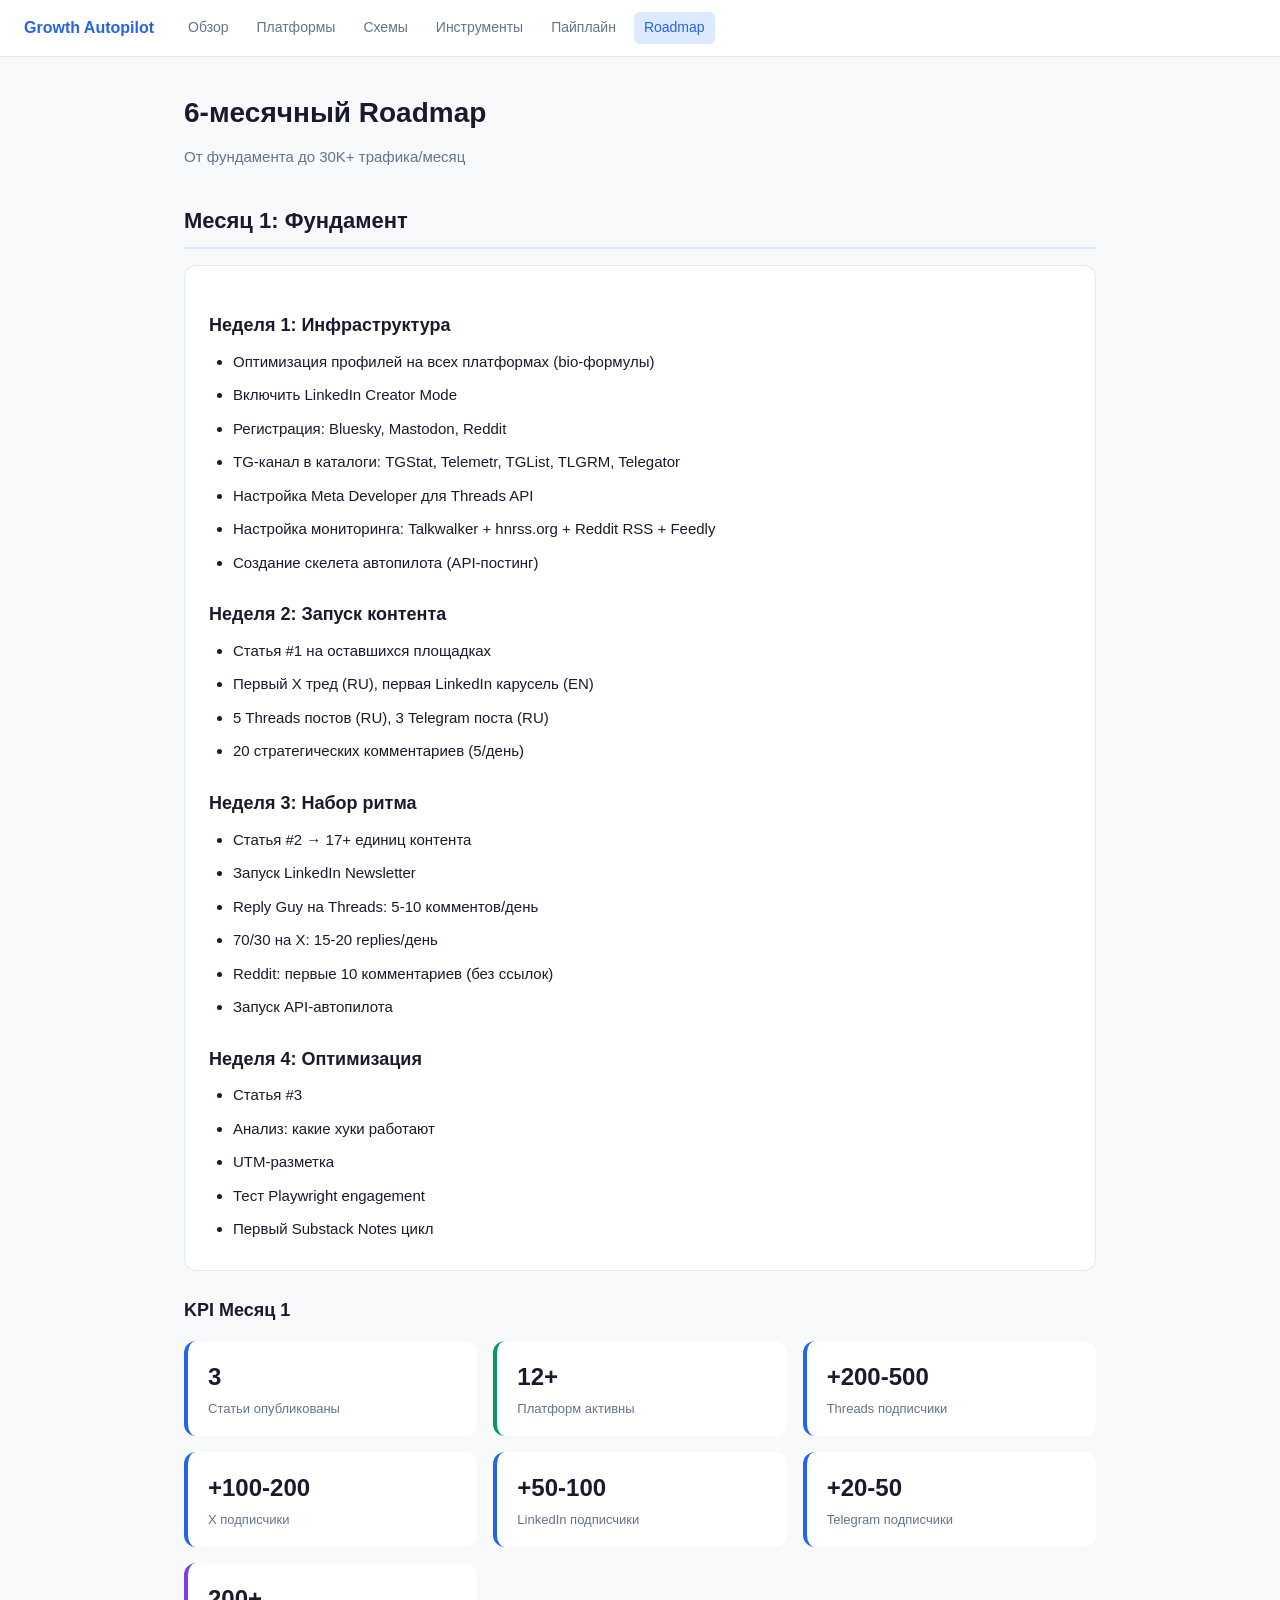
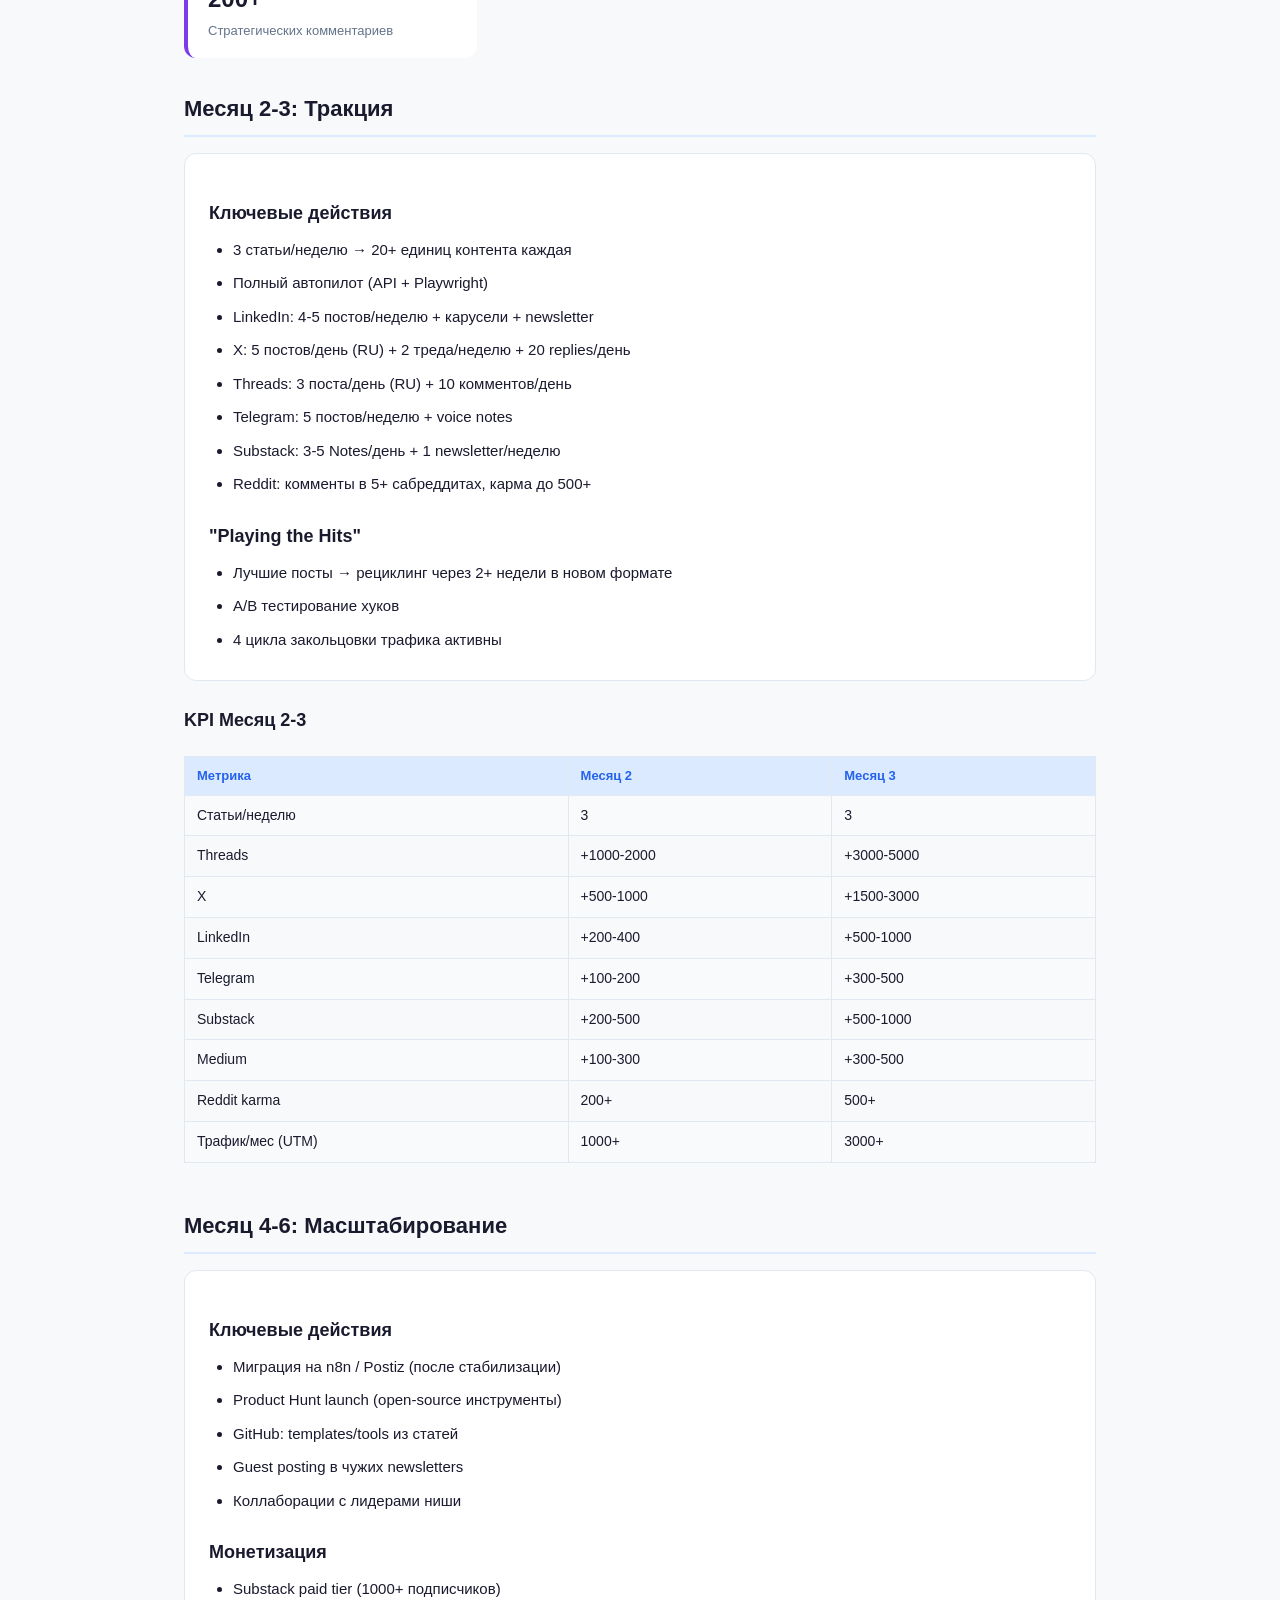
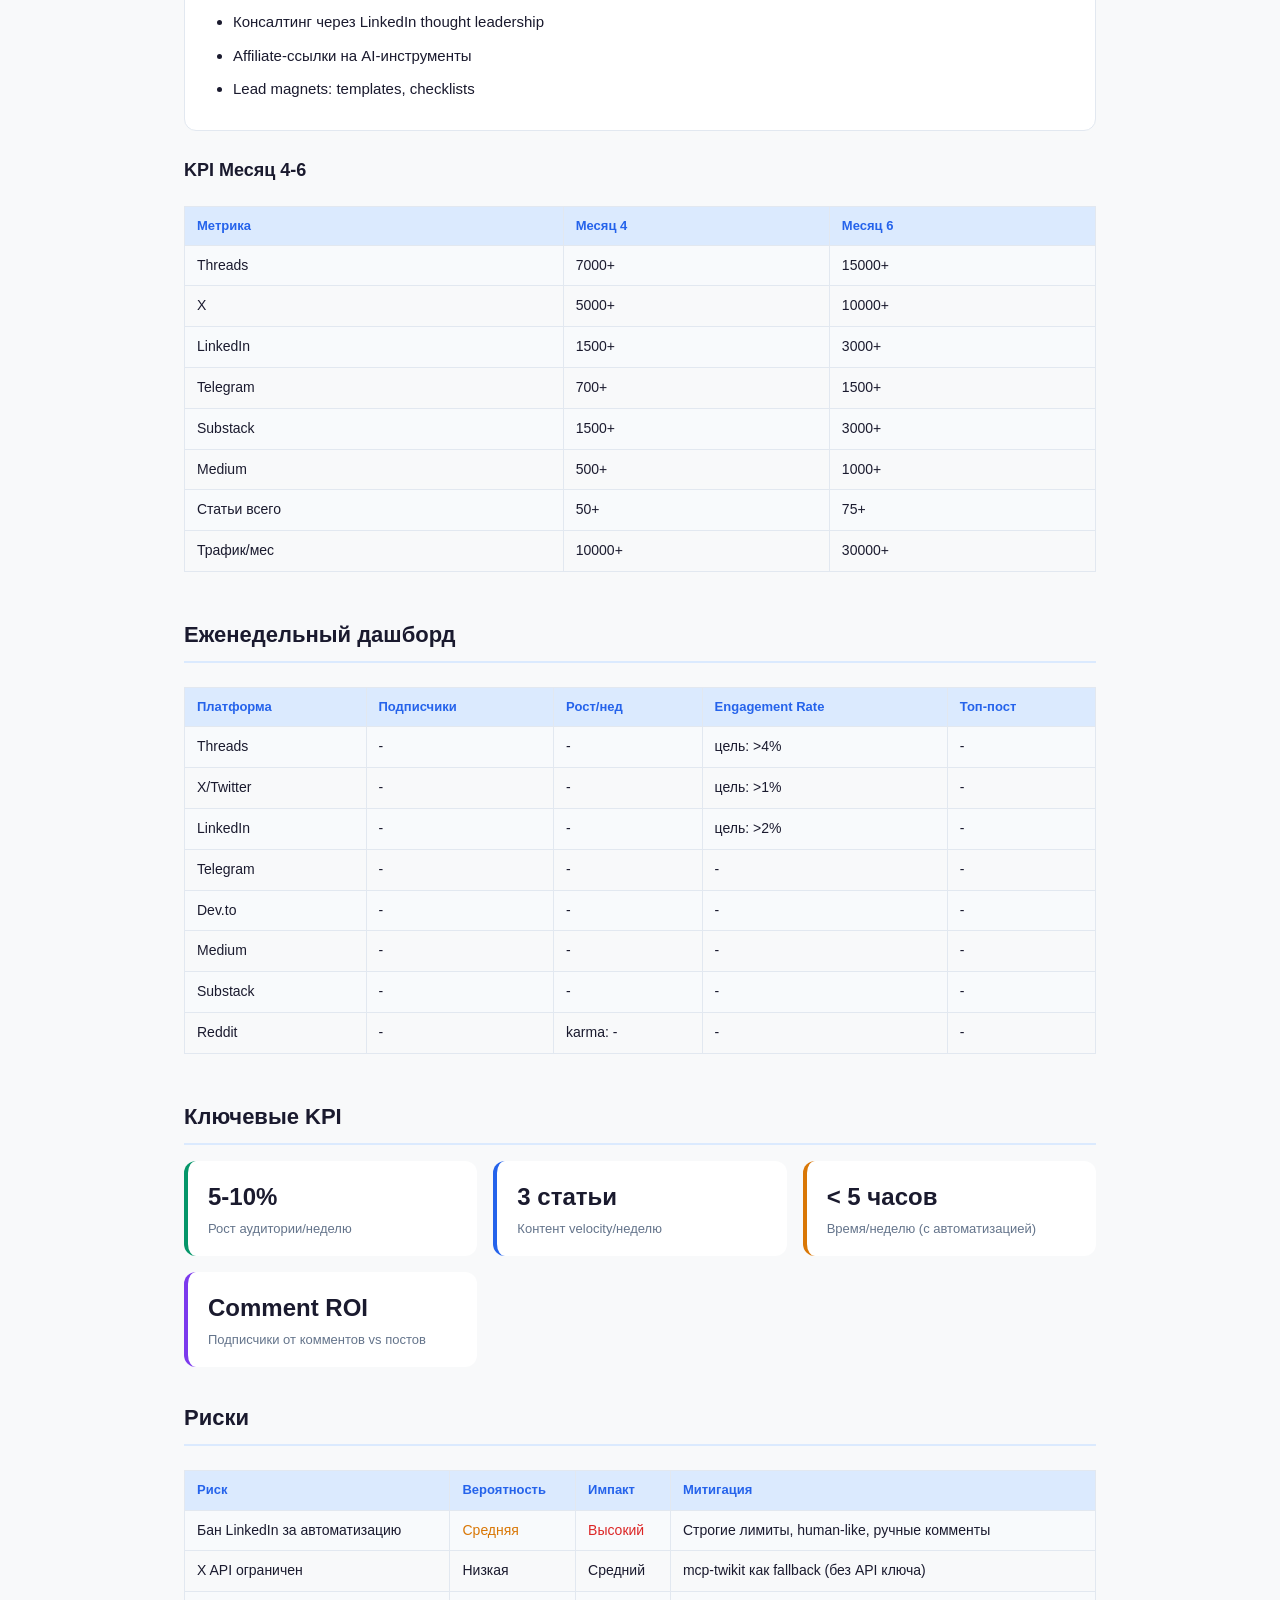
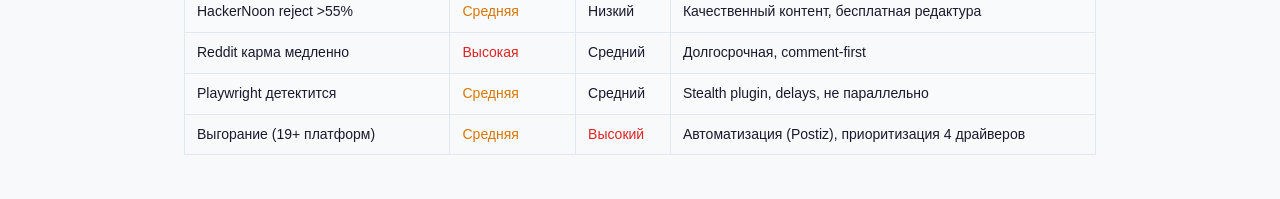
<file: roadmap.html>
<!DOCTYPE html><html lang="ru"><head><meta charset="UTF-8"><meta name="viewport" content="width=device-width, initial-scale=1.0"><title>Growth Autopilot - Roadmap</title><link rel="stylesheet" href="style.css"></head><body>
<nav>
  <span class="logo">Growth Autopilot</span>
  <a href="index.html">Обзор</a>
  <a href="platforms.html">Платформы</a>
  <a href="schemes.html">Схемы</a>
  <a href="tools.html">Инструменты</a>
  <a href="pipeline.html">Пайплайн</a>
  <a href="roadmap.html" class="active">Roadmap</a>
</nav>
<div class="container">

<h1>6-месячный Roadmap</h1>
<p class="subtitle">От фундамента до 30K+ трафика/месяц</p>

<!-- MONTH 1 -->
<h2>Месяц 1: Фундамент</h2>

<div class="card">
<h3>Неделя 1: Инфраструктура</h3>
<ul>
<li>Оптимизация профилей на всех платформах (bio-формулы)</li>
<li>Включить LinkedIn Creator Mode</li>
<li>Регистрация: Bluesky, Mastodon, Reddit</li>
<li>TG-канал в каталоги: TGStat, Telemetr, TGList, TLGRM, Telegator</li>
<li>Настройка Meta Developer для Threads API</li>
<li>Настройка мониторинга: Talkwalker + hnrss.org + Reddit RSS + Feedly</li>
<li>Создание скелета автопилота (API-постинг)</li>
</ul>

<h3>Неделя 2: Запуск контента</h3>
<ul>
<li>Статья #1 на оставшихся площадках</li>
<li>Первый X тред (RU), первая LinkedIn карусель (EN)</li>
<li>5 Threads постов (RU), 3 Telegram поста (RU)</li>
<li>20 стратегических комментариев (5/день)</li>
</ul>

<h3>Неделя 3: Набор ритма</h3>
<ul>
<li>Статья #2 → 17+ единиц контента</li>
<li>Запуск LinkedIn Newsletter</li>
<li>Reply Guy на Threads: 5-10 комментов/день</li>
<li>70/30 на X: 15-20 replies/день</li>
<li>Reddit: первые 10 комментариев (без ссылок)</li>
<li>Запуск API-автопилота</li>
</ul>

<h3>Неделя 4: Оптимизация</h3>
<ul>
<li>Статья #3</li>
<li>Анализ: какие хуки работают</li>
<li>UTM-разметка</li>
<li>Тест Playwright engagement</li>
<li>Первый Substack Notes цикл</li>
</ul>
</div>

<h3>KPI Месяц 1</h3>
<div class="card-grid">
  <div class="metric"><div class="num">3</div><div class="label">Статьи опубликованы</div></div>
  <div class="metric green"><div class="num">12+</div><div class="label">Платформ активны</div></div>
  <div class="metric"><div class="num">+200-500</div><div class="label">Threads подписчики</div></div>
  <div class="metric"><div class="num">+100-200</div><div class="label">X подписчики</div></div>
  <div class="metric"><div class="num">+50-100</div><div class="label">LinkedIn подписчики</div></div>
  <div class="metric"><div class="num">+20-50</div><div class="label">Telegram подписчики</div></div>
  <div class="metric purple"><div class="num">200+</div><div class="label">Стратегических комментариев</div></div>
</div>

<!-- MONTHS 2-3 -->
<h2>Месяц 2-3: Тракция</h2>

<div class="card">
<h3>Ключевые действия</h3>
<ul>
<li>3 статьи/неделю → 20+ единиц контента каждая</li>
<li>Полный автопилот (API + Playwright)</li>
<li>LinkedIn: 4-5 постов/неделю + карусели + newsletter</li>
<li>X: 5 постов/день (RU) + 2 треда/неделю + 20 replies/день</li>
<li>Threads: 3 поста/день (RU) + 10 комментов/день</li>
<li>Telegram: 5 постов/неделю + voice notes</li>
<li>Substack: 3-5 Notes/день + 1 newsletter/неделю</li>
<li>Reddit: комменты в 5+ сабреддитах, карма до 500+</li>
</ul>

<h3>"Playing the Hits"</h3>
<ul>
<li>Лучшие посты → рециклинг через 2+ недели в новом формате</li>
<li>A/B тестирование хуков</li>
<li>4 цикла закольцовки трафика активны</li>
</ul>
</div>

<h3>KPI Месяц 2-3</h3>
<div class="overflow-x">
<table>
<tr><th>Метрика</th><th>Месяц 2</th><th>Месяц 3</th></tr>
<tr><td>Статьи/неделю</td><td>3</td><td>3</td></tr>
<tr><td>Threads</td><td>+1000-2000</td><td>+3000-5000</td></tr>
<tr><td>X</td><td>+500-1000</td><td>+1500-3000</td></tr>
<tr><td>LinkedIn</td><td>+200-400</td><td>+500-1000</td></tr>
<tr><td>Telegram</td><td>+100-200</td><td>+300-500</td></tr>
<tr><td>Substack</td><td>+200-500</td><td>+500-1000</td></tr>
<tr><td>Medium</td><td>+100-300</td><td>+300-500</td></tr>
<tr><td>Reddit karma</td><td>200+</td><td>500+</td></tr>
<tr><td>Трафик/мес (UTM)</td><td>1000+</td><td>3000+</td></tr>
</table>
</div>

<!-- MONTHS 4-6 -->
<h2>Месяц 4-6: Масштабирование</h2>

<div class="card">
<h3>Ключевые действия</h3>
<ul>
<li>Миграция на n8n / Postiz (после стабилизации)</li>
<li>Product Hunt launch (open-source инструменты)</li>
<li>GitHub: templates/tools из статей</li>
<li>Guest posting в чужих newsletters</li>
<li>Коллаборации с лидерами ниши</li>
</ul>

<h3>Монетизация</h3>
<ul>
<li>Substack paid tier (1000+ подписчиков)</li>
<li>Консалтинг через LinkedIn thought leadership</li>
<li>Affiliate-ссылки на AI-инструменты</li>
<li>Lead magnets: templates, checklists</li>
</ul>
</div>

<h3>KPI Месяц 4-6</h3>
<div class="overflow-x">
<table>
<tr><th>Метрика</th><th>Месяц 4</th><th>Месяц 6</th></tr>
<tr><td>Threads</td><td>7000+</td><td>15000+</td></tr>
<tr><td>X</td><td>5000+</td><td>10000+</td></tr>
<tr><td>LinkedIn</td><td>1500+</td><td>3000+</td></tr>
<tr><td>Telegram</td><td>700+</td><td>1500+</td></tr>
<tr><td>Substack</td><td>1500+</td><td>3000+</td></tr>
<tr><td>Medium</td><td>500+</td><td>1000+</td></tr>
<tr><td>Статьи всего</td><td>50+</td><td>75+</td></tr>
<tr><td>Трафик/мес</td><td>10000+</td><td>30000+</td></tr>
</table>
</div>

<!-- DASHBOARD -->
<h2>Еженедельный дашборд</h2>

<div class="overflow-x">
<table>
<tr><th>Платформа</th><th>Подписчики</th><th>Рост/нед</th><th>Engagement Rate</th><th>Топ-пост</th></tr>
<tr><td>Threads</td><td>-</td><td>-</td><td>цель: >4%</td><td>-</td></tr>
<tr><td>X/Twitter</td><td>-</td><td>-</td><td>цель: >1%</td><td>-</td></tr>
<tr><td>LinkedIn</td><td>-</td><td>-</td><td>цель: >2%</td><td>-</td></tr>
<tr><td>Telegram</td><td>-</td><td>-</td><td>-</td><td>-</td></tr>
<tr><td>Dev.to</td><td>-</td><td>-</td><td>-</td><td>-</td></tr>
<tr><td>Medium</td><td>-</td><td>-</td><td>-</td><td>-</td></tr>
<tr><td>Substack</td><td>-</td><td>-</td><td>-</td><td>-</td></tr>
<tr><td>Reddit</td><td>-</td><td>karma: -</td><td>-</td><td>-</td></tr>
</table>
</div>

<h2>Ключевые KPI</h2>
<div class="card-grid">
  <div class="metric green"><div class="num">5-10%</div><div class="label">Рост аудитории/неделю</div></div>
  <div class="metric"><div class="num">3 статьи</div><div class="label">Контент velocity/неделю</div></div>
  <div class="metric orange"><div class="num">&lt; 5 часов</div><div class="label">Время/неделю (с автоматизацией)</div></div>
  <div class="metric purple"><div class="num">Comment ROI</div><div class="label">Подписчики от комментов vs постов</div></div>
</div>

<!-- RISKS -->
<h2>Риски</h2>

<div class="overflow-x">
<table>
<tr><th>Риск</th><th>Вероятность</th><th>Импакт</th><th>Митигация</th></tr>
<tr><td>Бан LinkedIn за автоматизацию</td><td style="color:var(--orange)">Средняя</td><td style="color:var(--red)">Высокий</td><td>Строгие лимиты, human-like, ручные комменты</td></tr>
<tr><td>X API ограничен</td><td>Низкая</td><td>Средний</td><td>mcp-twikit как fallback (без API ключа)</td></tr>
<tr><td>HackerNoon reject >55%</td><td style="color:var(--orange)">Средняя</td><td>Низкий</td><td>Качественный контент, бесплатная редактура</td></tr>
<tr><td>Reddit карма медленно</td><td style="color:var(--red)">Высокая</td><td>Средний</td><td>Долгосрочная, comment-first</td></tr>
<tr><td>Playwright детектится</td><td style="color:var(--orange)">Средняя</td><td>Средний</td><td>Stealth plugin, delays, не параллельно</td></tr>
<tr><td>Выгорание (19+ платформ)</td><td style="color:var(--orange)">Средняя</td><td style="color:var(--red)">Высокий</td><td>Автоматизация (Postiz), приоритизация 4 драйверов</td></tr>
</table>
</div>

</div>
</body></html>
</file>
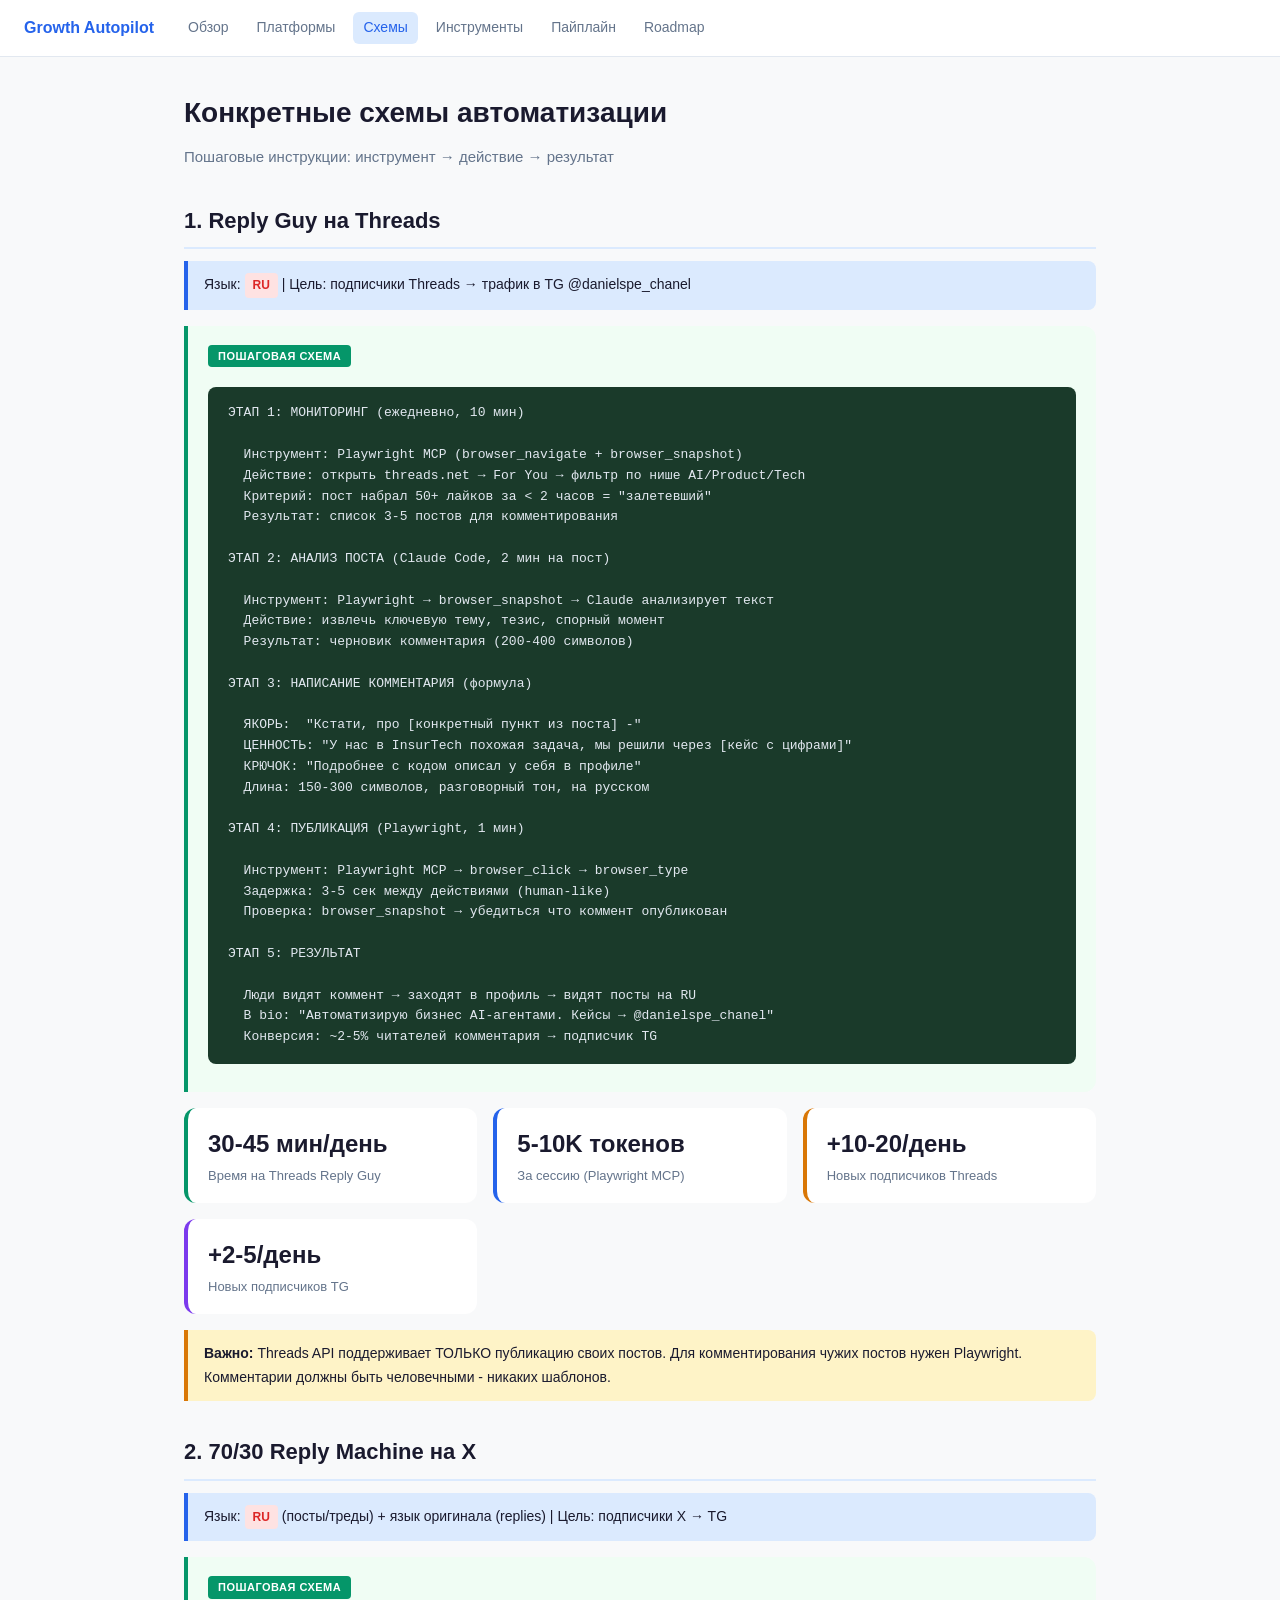
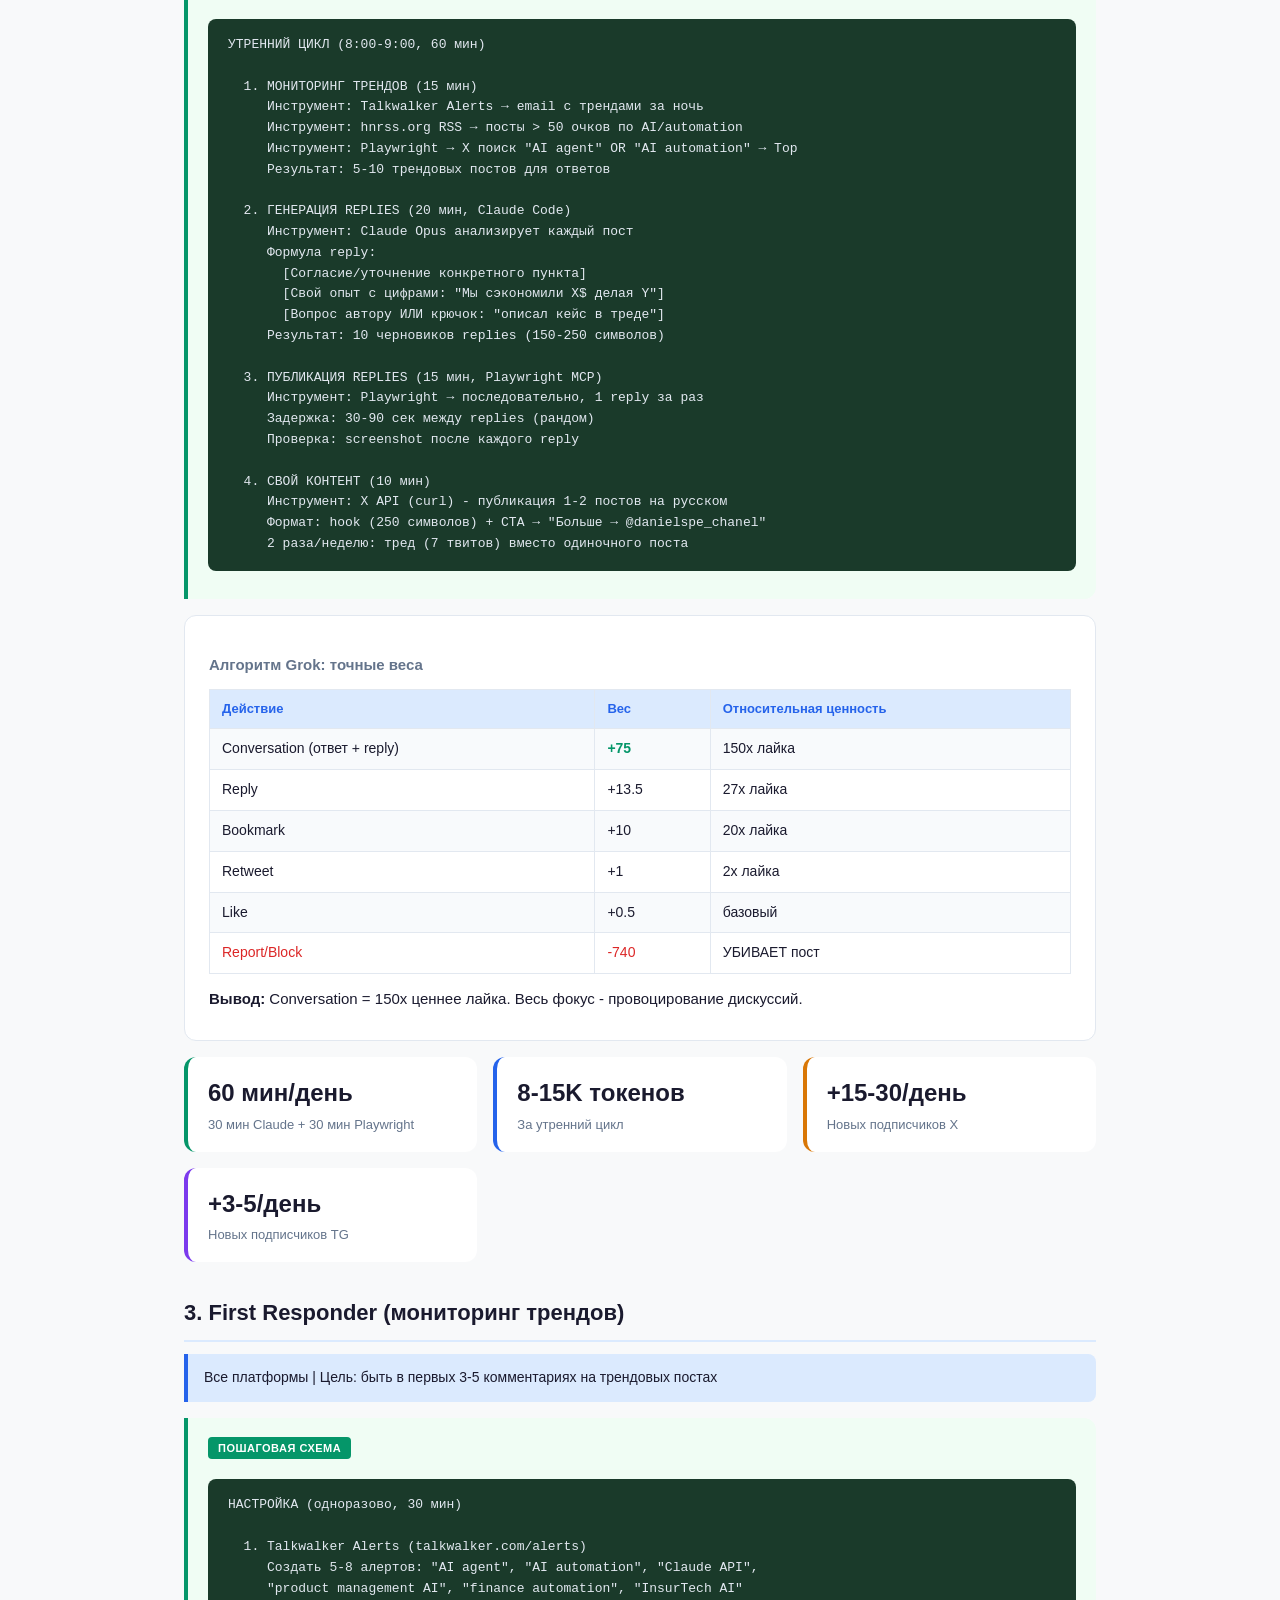
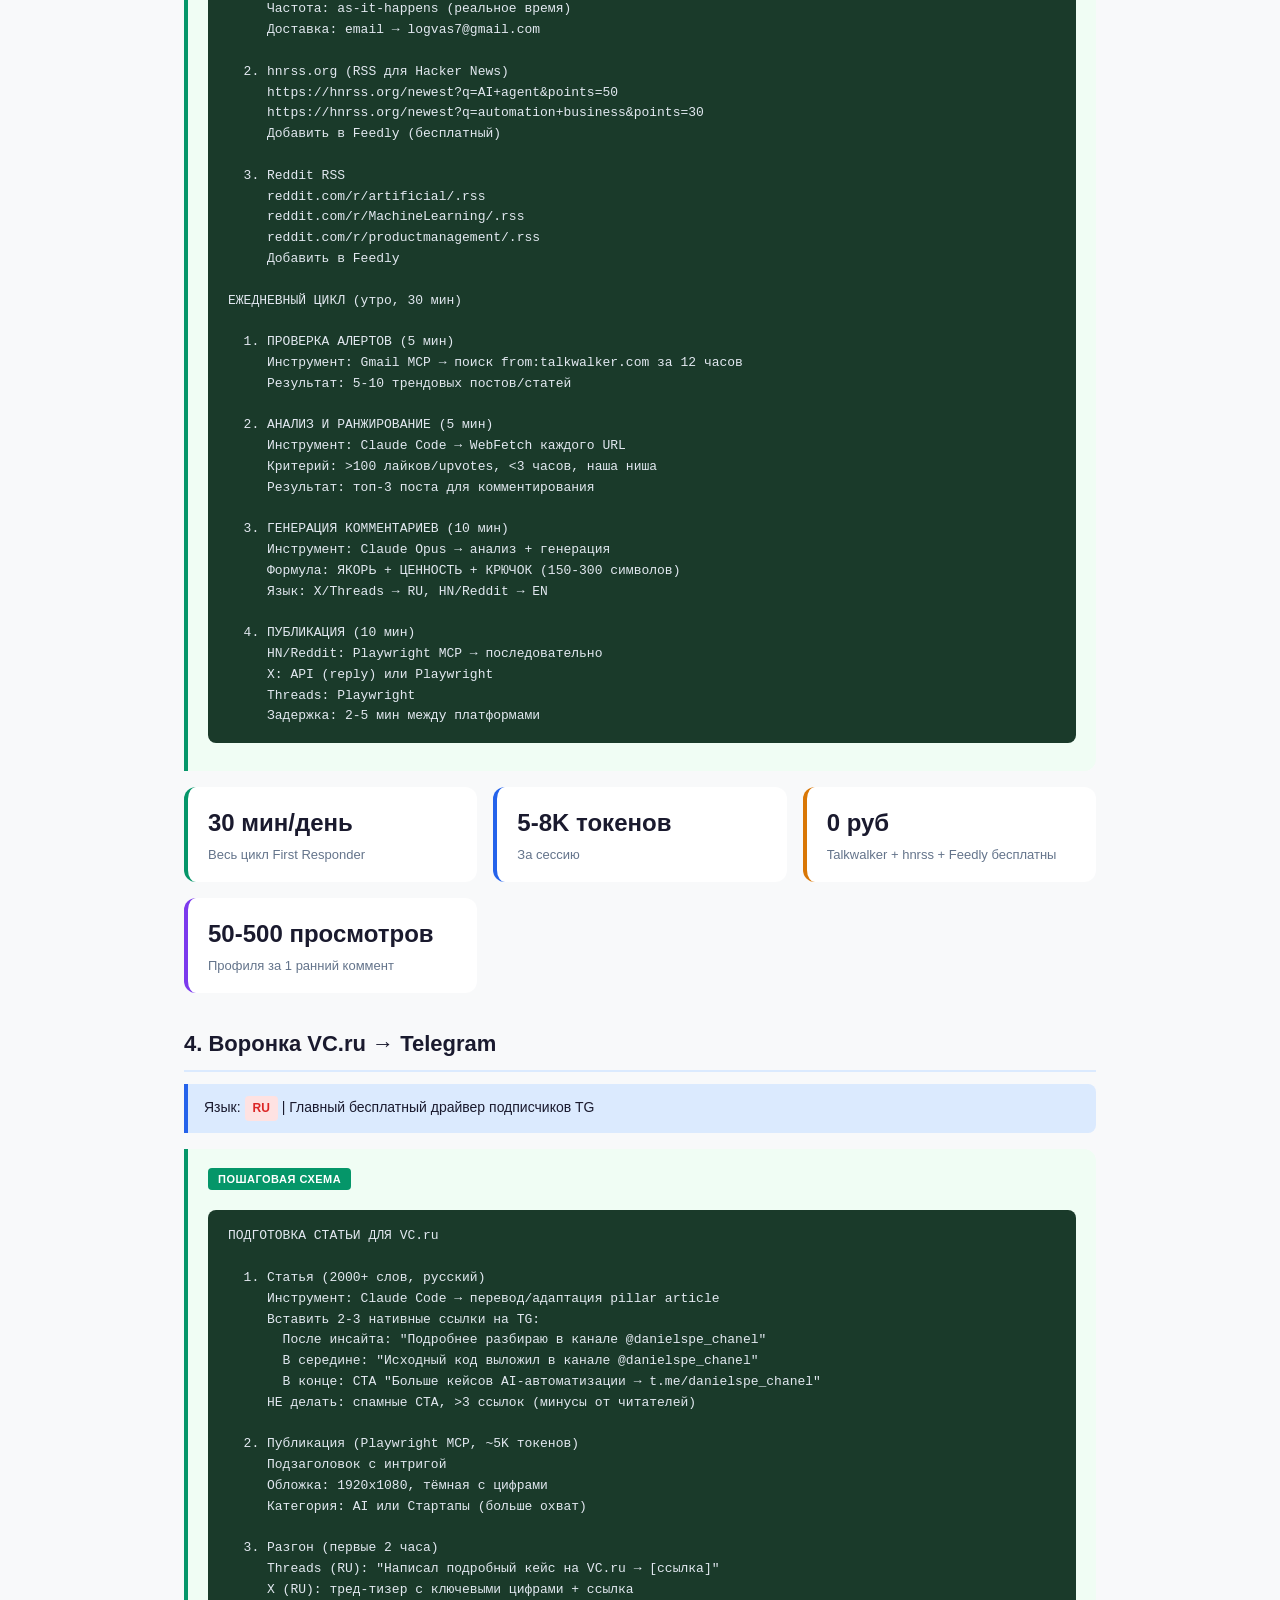
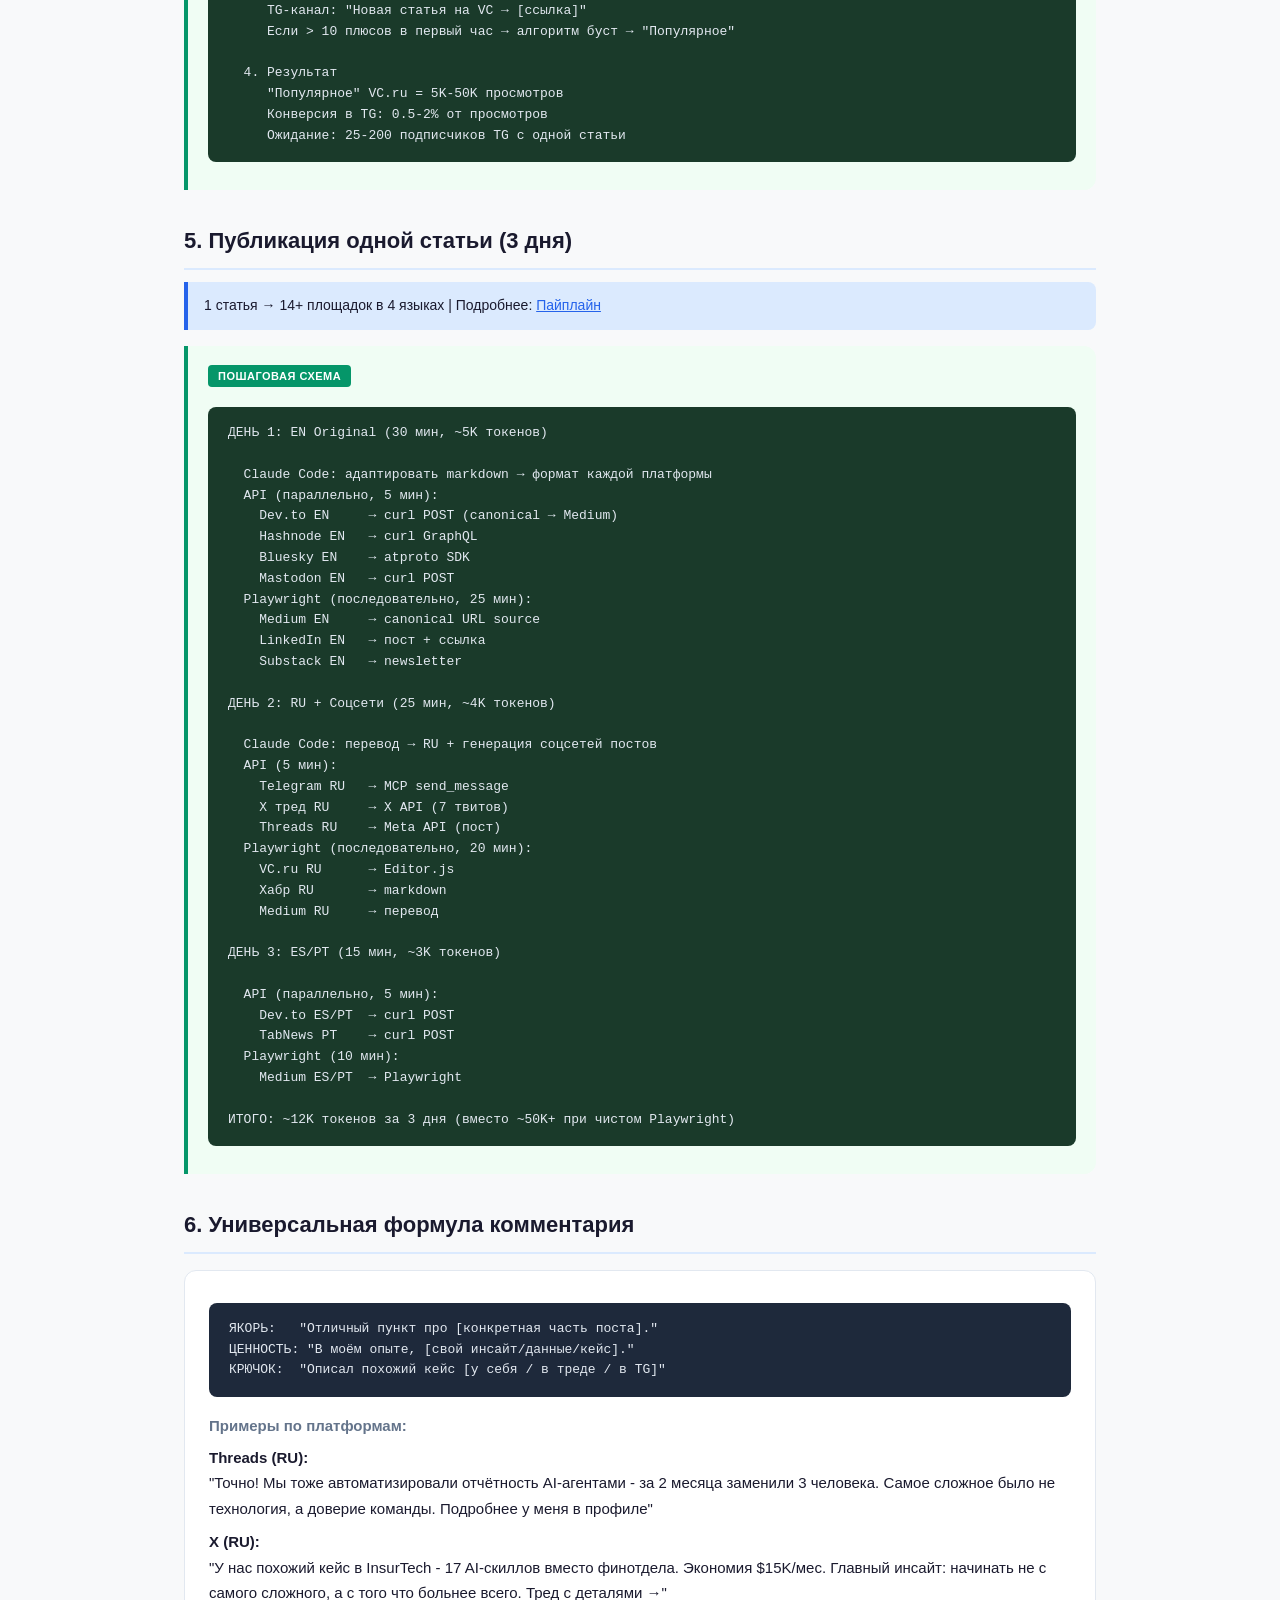
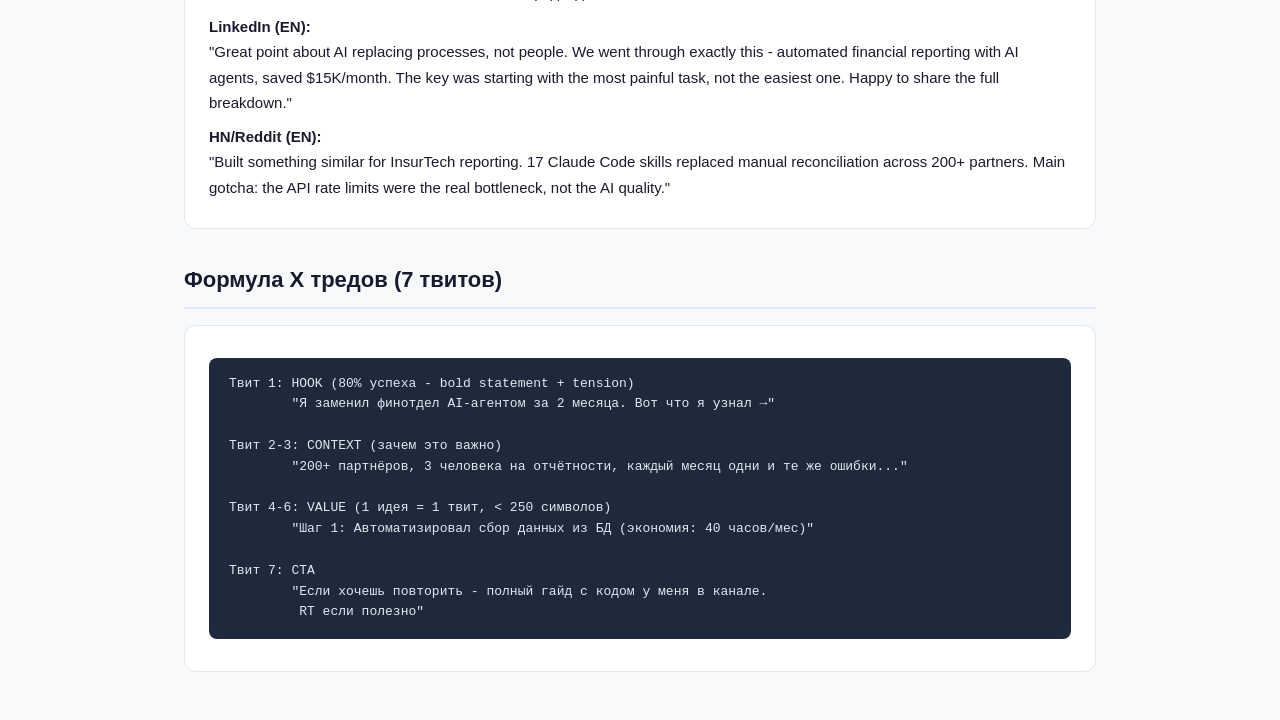
<file: schemes.html>
<!DOCTYPE html><html lang="ru"><head><meta charset="UTF-8"><meta name="viewport" content="width=device-width, initial-scale=1.0"><title>Growth Autopilot - Схемы</title><link rel="stylesheet" href="style.css"></head><body>
<nav>
  <span class="logo">Growth Autopilot</span>
  <a href="index.html">Обзор</a>
  <a href="platforms.html">Платформы</a>
  <a href="schemes.html" class="active">Схемы</a>
  <a href="tools.html">Инструменты</a>
  <a href="pipeline.html">Пайплайн</a>
  <a href="roadmap.html">Roadmap</a>
</nav>
<div class="container">

<h1>Конкретные схемы автоматизации</h1>
<p class="subtitle">Пошаговые инструкции: инструмент → действие → результат</p>

<!-- SCHEME 1: Reply Guy Threads -->
<h2>1. Reply Guy на Threads</h2>
<div class="info">Язык: <span class="lang-ru">RU</span> | Цель: подписчики Threads → трафик в TG @danielspe_chanel</div>

<div class="scheme">
<span class="badge">Пошаговая схема</span>
<pre>
ЭТАП 1: МОНИТОРИНГ (ежедневно, 10 мин)

  Инструмент: Playwright MCP (browser_navigate + browser_snapshot)
  Действие: открыть threads.net → For You → фильтр по нише AI/Product/Tech
  Критерий: пост набрал 50+ лайков за &lt; 2 часов = "залетевший"
  Результат: список 3-5 постов для комментирования

ЭТАП 2: АНАЛИЗ ПОСТА (Claude Code, 2 мин на пост)

  Инструмент: Playwright → browser_snapshot → Claude анализирует текст
  Действие: извлечь ключевую тему, тезис, спорный момент
  Результат: черновик комментария (200-400 символов)

ЭТАП 3: НАПИСАНИЕ КОММЕНТАРИЯ (формула)

  ЯКОРЬ:  "Кстати, про [конкретный пункт из поста] -"
  ЦЕННОСТЬ: "У нас в InsurTech похожая задача, мы решили через [кейс с цифрами]"
  КРЮЧОК: "Подробнее с кодом описал у себя в профиле"
  Длина: 150-300 символов, разговорный тон, на русском

ЭТАП 4: ПУБЛИКАЦИЯ (Playwright, 1 мин)

  Инструмент: Playwright MCP → browser_click → browser_type
  Задержка: 3-5 сек между действиями (human-like)
  Проверка: browser_snapshot → убедиться что коммент опубликован

ЭТАП 5: РЕЗУЛЬТАТ

  Люди видят коммент → заходят в профиль → видят посты на RU
  В bio: "Автоматизирую бизнес AI-агентами. Кейсы → @danielspe_chanel"
  Конверсия: ~2-5% читателей комментария → подписчик TG
</pre>
</div>

<div class="card-grid">
  <div class="metric green"><div class="num">30-45 мин/день</div><div class="label">Время на Threads Reply Guy</div></div>
  <div class="metric"><div class="num">5-10K токенов</div><div class="label">За сессию (Playwright MCP)</div></div>
  <div class="metric orange"><div class="num">+10-20/день</div><div class="label">Новых подписчиков Threads</div></div>
  <div class="metric purple"><div class="num">+2-5/день</div><div class="label">Новых подписчиков TG</div></div>
</div>

<div class="warn">
<strong>Важно:</strong> Threads API поддерживает ТОЛЬКО публикацию своих постов. Для комментирования чужих постов нужен Playwright. Комментарии должны быть человечными - никаких шаблонов.
</div>

<!-- SCHEME 2: 70/30 Reply Machine X -->
<h2>2. 70/30 Reply Machine на X</h2>
<div class="info">Язык: <span class="lang-ru">RU</span> (посты/треды) + язык оригинала (replies) | Цель: подписчики X → TG</div>

<div class="scheme">
<span class="badge">Пошаговая схема</span>
<pre>
УТРЕННИЙ ЦИКЛ (8:00-9:00, 60 мин)

  1. МОНИТОРИНГ ТРЕНДОВ (15 мин)
     Инструмент: Talkwalker Alerts → email с трендами за ночь
     Инструмент: hnrss.org RSS → посты > 50 очков по AI/automation
     Инструмент: Playwright → X поиск "AI agent" OR "AI automation" → Top
     Результат: 5-10 трендовых постов для ответов

  2. ГЕНЕРАЦИЯ REPLIES (20 мин, Claude Code)
     Инструмент: Claude Opus анализирует каждый пост
     Формула reply:
       [Согласие/уточнение конкретного пункта]
       [Свой опыт с цифрами: "Мы сэкономили X$ делая Y"]
       [Вопрос автору ИЛИ крючок: "описал кейс в треде"]
     Результат: 10 черновиков replies (150-250 символов)

  3. ПУБЛИКАЦИЯ REPLIES (15 мин, Playwright MCP)
     Инструмент: Playwright → последовательно, 1 reply за раз
     Задержка: 30-90 сек между replies (рандом)
     Проверка: screenshot после каждого reply

  4. СВОЙ КОНТЕНТ (10 мин)
     Инструмент: X API (curl) - публикация 1-2 постов на русском
     Формат: hook (250 символов) + CTA → "Больше → @danielspe_chanel"
     2 раза/неделю: тред (7 твитов) вместо одиночного поста
</pre>
</div>

<div class="card">
<h4>Алгоритм Grok: точные веса</h4>
<table>
<tr><th>Действие</th><th>Вес</th><th>Относительная ценность</th></tr>
<tr><td>Conversation (ответ + reply)</td><td style="color:var(--green);font-weight:700">+75</td><td>150x лайка</td></tr>
<tr><td>Reply</td><td>+13.5</td><td>27x лайка</td></tr>
<tr><td>Bookmark</td><td>+10</td><td>20x лайка</td></tr>
<tr><td>Retweet</td><td>+1</td><td>2x лайка</td></tr>
<tr><td>Like</td><td>+0.5</td><td>базовый</td></tr>
<tr><td style="color:var(--red)">Report/Block</td><td style="color:var(--red)">-740</td><td>УБИВАЕТ пост</td></tr>
</table>
<p><strong>Вывод:</strong> Conversation = 150x ценнее лайка. Весь фокус - провоцирование дискуссий.</p>
</div>

<div class="card-grid">
  <div class="metric green"><div class="num">60 мин/день</div><div class="label">30 мин Claude + 30 мин Playwright</div></div>
  <div class="metric"><div class="num">8-15K токенов</div><div class="label">За утренний цикл</div></div>
  <div class="metric orange"><div class="num">+15-30/день</div><div class="label">Новых подписчиков X</div></div>
  <div class="metric purple"><div class="num">+3-5/день</div><div class="label">Новых подписчиков TG</div></div>
</div>

<!-- SCHEME 3: First Responder -->
<h2>3. First Responder (мониторинг трендов)</h2>
<div class="info">Все платформы | Цель: быть в первых 3-5 комментариях на трендовых постах</div>

<div class="scheme">
<span class="badge">Пошаговая схема</span>
<pre>
НАСТРОЙКА (одноразово, 30 мин)

  1. Talkwalker Alerts (talkwalker.com/alerts)
     Создать 5-8 алертов: "AI agent", "AI automation", "Claude API",
     "product management AI", "finance automation", "InsurTech AI"
     Частота: as-it-happens (реальное время)
     Доставка: email → logvas7@gmail.com

  2. hnrss.org (RSS для Hacker News)
     https://hnrss.org/newest?q=AI+agent&amp;points=50
     https://hnrss.org/newest?q=automation+business&amp;points=30
     Добавить в Feedly (бесплатный)

  3. Reddit RSS
     reddit.com/r/artificial/.rss
     reddit.com/r/MachineLearning/.rss
     reddit.com/r/productmanagement/.rss
     Добавить в Feedly

ЕЖЕДНЕВНЫЙ ЦИКЛ (утро, 30 мин)

  1. ПРОВЕРКА АЛЕРТОВ (5 мин)
     Инструмент: Gmail MCP → поиск from:talkwalker.com за 12 часов
     Результат: 5-10 трендовых постов/статей

  2. АНАЛИЗ И РАНЖИРОВАНИЕ (5 мин)
     Инструмент: Claude Code → WebFetch каждого URL
     Критерий: >100 лайков/upvotes, &lt;3 часов, наша ниша
     Результат: топ-3 поста для комментирования

  3. ГЕНЕРАЦИЯ КОММЕНТАРИЕВ (10 мин)
     Инструмент: Claude Opus → анализ + генерация
     Формула: ЯКОРЬ + ЦЕННОСТЬ + КРЮЧОК (150-300 символов)
     Язык: X/Threads → RU, HN/Reddit → EN

  4. ПУБЛИКАЦИЯ (10 мин)
     HN/Reddit: Playwright MCP → последовательно
     X: API (reply) или Playwright
     Threads: Playwright
     Задержка: 2-5 мин между платформами
</pre>
</div>

<div class="card-grid">
  <div class="metric green"><div class="num">30 мин/день</div><div class="label">Весь цикл First Responder</div></div>
  <div class="metric"><div class="num">5-8K токенов</div><div class="label">За сессию</div></div>
  <div class="metric orange"><div class="num">0 руб</div><div class="label">Talkwalker + hnrss + Feedly бесплатны</div></div>
  <div class="metric purple"><div class="num">50-500 просмотров</div><div class="label">Профиля за 1 ранний коммент</div></div>
</div>

<!-- SCHEME 4: VC.ru → TG -->
<h2>4. Воронка VC.ru → Telegram</h2>
<div class="info">Язык: <span class="lang-ru">RU</span> | Главный бесплатный драйвер подписчиков TG</div>

<div class="scheme">
<span class="badge">Пошаговая схема</span>
<pre>
ПОДГОТОВКА СТАТЬИ ДЛЯ VC.ru

  1. Статья (2000+ слов, русский)
     Инструмент: Claude Code → перевод/адаптация pillar article
     Вставить 2-3 нативные ссылки на TG:
       После инсайта: "Подробнее разбираю в канале @danielspe_chanel"
       В середине: "Исходный код выложил в канале @danielspe_chanel"
       В конце: CTA "Больше кейсов AI-автоматизации → t.me/danielspe_chanel"
     НЕ делать: спамные CTA, >3 ссылок (минусы от читателей)

  2. Публикация (Playwright MCP, ~5K токенов)
     Подзаголовок с интригой
     Обложка: 1920x1080, тёмная с цифрами
     Категория: AI или Стартапы (больше охват)

  3. Разгон (первые 2 часа)
     Threads (RU): "Написал подробный кейс на VC.ru → [ссылка]"
     X (RU): тред-тизер с ключевыми цифрами + ссылка
     TG-канал: "Новая статья на VC → [ссылка]"
     Если > 10 плюсов в первый час → алгоритм буст → "Популярное"

  4. Результат
     "Популярное" VC.ru = 5K-50K просмотров
     Конверсия в TG: 0.5-2% от просмотров
     Ожидание: 25-200 подписчиков TG с одной статьи
</pre>
</div>

<!-- SCHEME 5: Publishing Pipeline -->
<h2>5. Публикация одной статьи (3 дня)</h2>
<div class="info">1 статья → 14+ площадок в 4 языках | Подробнее: <a href="pipeline.html">Пайплайн</a></div>

<div class="scheme">
<span class="badge">Пошаговая схема</span>
<pre>
ДЕНЬ 1: EN Original (30 мин, ~5K токенов)

  Claude Code: адаптировать markdown → формат каждой платформы
  API (параллельно, 5 мин):
    Dev.to EN     → curl POST (canonical → Medium)
    Hashnode EN   → curl GraphQL
    Bluesky EN    → atproto SDK
    Mastodon EN   → curl POST
  Playwright (последовательно, 25 мин):
    Medium EN     → canonical URL source
    LinkedIn EN   → пост + ссылка
    Substack EN   → newsletter

ДЕНЬ 2: RU + Соцсети (25 мин, ~4K токенов)

  Claude Code: перевод → RU + генерация соцсетей постов
  API (5 мин):
    Telegram RU   → MCP send_message
    X тред RU     → X API (7 твитов)
    Threads RU    → Meta API (пост)
  Playwright (последовательно, 20 мин):
    VC.ru RU      → Editor.js
    Хабр RU       → markdown
    Medium RU     → перевод

ДЕНЬ 3: ES/PT (15 мин, ~3K токенов)

  API (параллельно, 5 мин):
    Dev.to ES/PT  → curl POST
    TabNews PT    → curl POST
  Playwright (10 мин):
    Medium ES/PT  → Playwright

ИТОГО: ~12K токенов за 3 дня (вместо ~50K+ при чистом Playwright)
</pre>
</div>

<!-- SCHEME 6: Comment Formula -->
<h2>6. Универсальная формула комментария</h2>

<div class="card">
<pre>
ЯКОРЬ:   "Отличный пункт про [конкретная часть поста]."
ЦЕННОСТЬ: "В моём опыте, [свой инсайт/данные/кейс]."
КРЮЧОК:  "Описал похожий кейс [у себя / в треде / в TG]"
</pre>

<h4>Примеры по платформам:</h4>

<p><strong>Threads (RU):</strong><br>
"Точно! Мы тоже автоматизировали отчётность AI-агентами - за 2 месяца заменили 3 человека. Самое сложное было не технология, а доверие команды. Подробнее у меня в профиле"</p>

<p><strong>X (RU):</strong><br>
"У нас похожий кейс в InsurTech - 17 AI-скиллов вместо финотдела. Экономия $15K/мес. Главный инсайт: начинать не с самого сложного, а с того что больнее всего. Тред с деталями →"</p>

<p><strong>LinkedIn (EN):</strong><br>
"Great point about AI replacing processes, not people. We went through exactly this - automated financial reporting with AI agents, saved $15K/month. The key was starting with the most painful task, not the easiest one. Happy to share the full breakdown."</p>

<p><strong>HN/Reddit (EN):</strong><br>
"Built something similar for InsurTech reporting. 17 Claude Code skills replaced manual reconciliation across 200+ partners. Main gotcha: the API rate limits were the real bottleneck, not the AI quality."</p>
</div>

<h2>Формула X тредов (7 твитов)</h2>

<div class="card">
<pre>
Твит 1: HOOK (80% успеха - bold statement + tension)
        "Я заменил финотдел AI-агентом за 2 месяца. Вот что я узнал →"

Твит 2-3: CONTEXT (зачем это важно)
        "200+ партнёров, 3 человека на отчётности, каждый месяц одни и те же ошибки..."

Твит 4-6: VALUE (1 идея = 1 твит, &lt; 250 символов)
        "Шаг 1: Автоматизировал сбор данных из БД (экономия: 40 часов/мес)"

Твит 7: CTA
        "Если хочешь повторить - полный гайд с кодом у меня в канале.
         RT если полезно"
</pre>
</div>

</div>
</body></html>
</file>
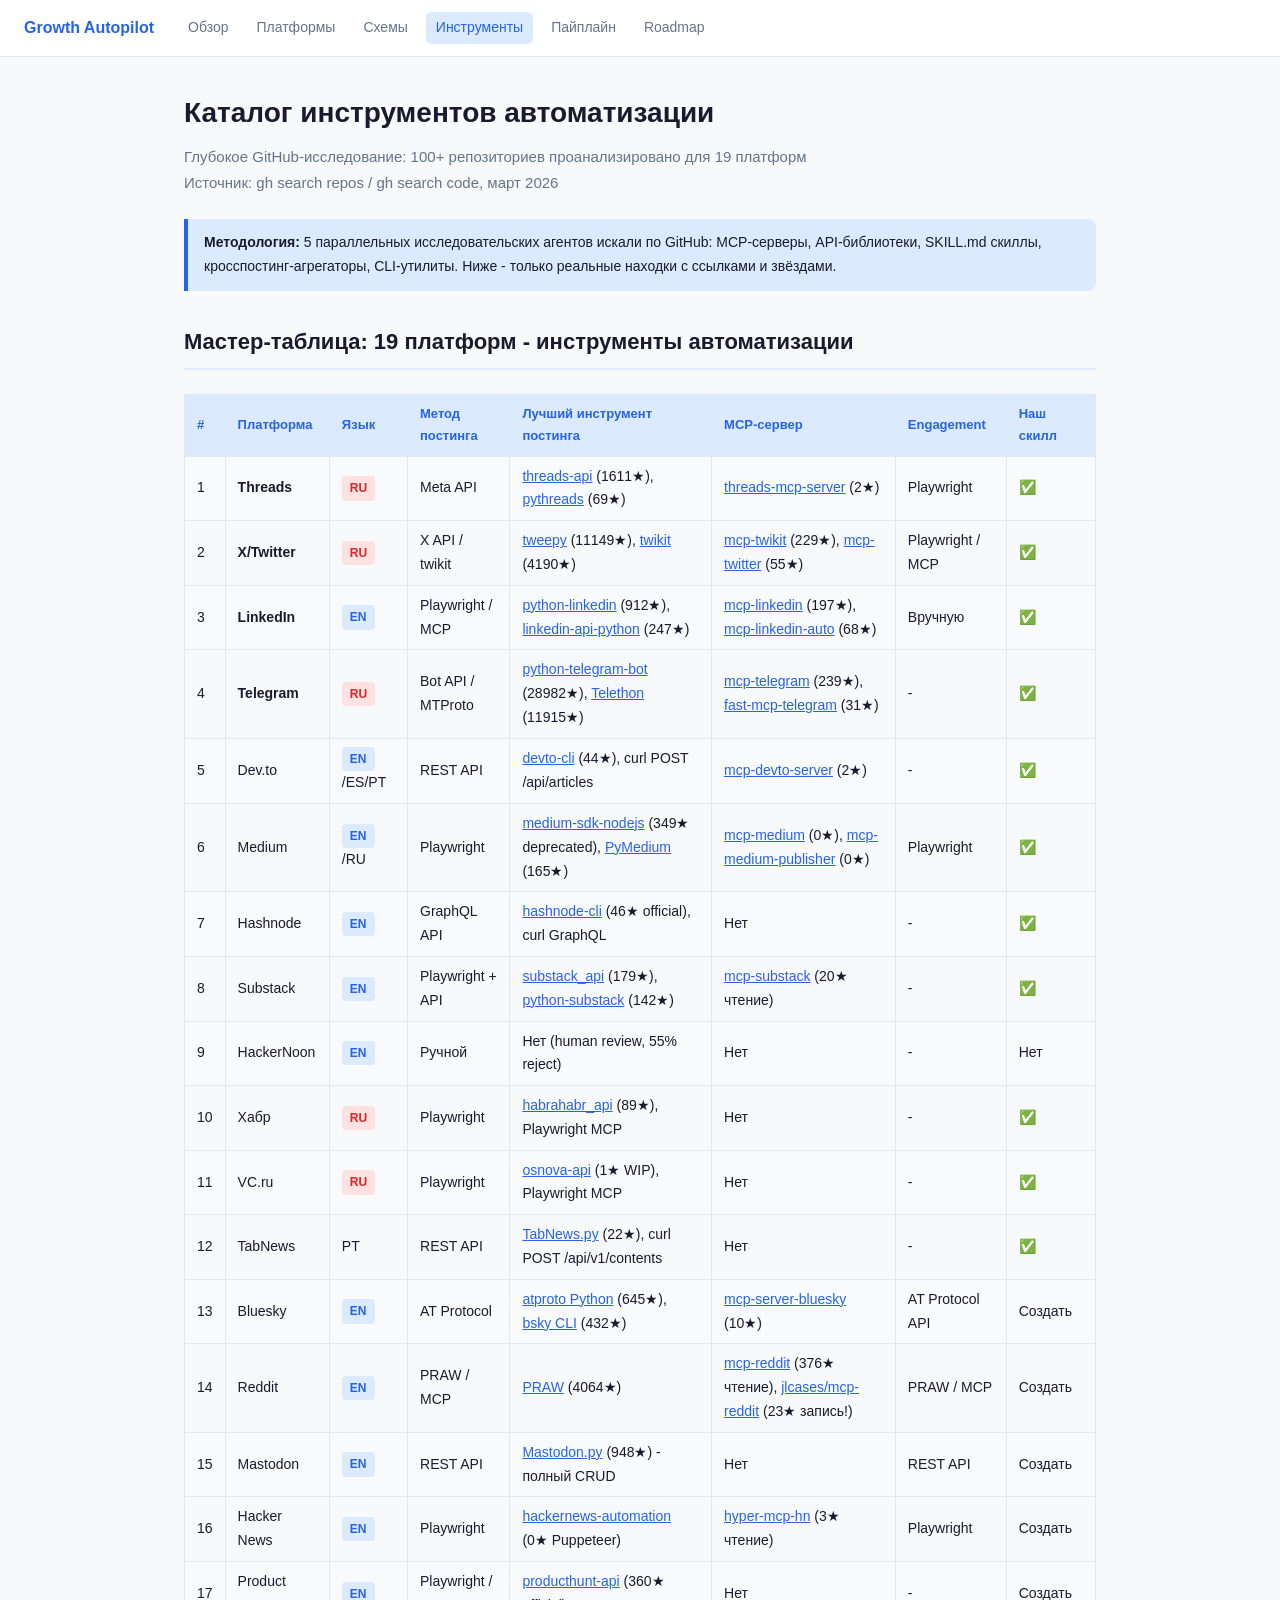
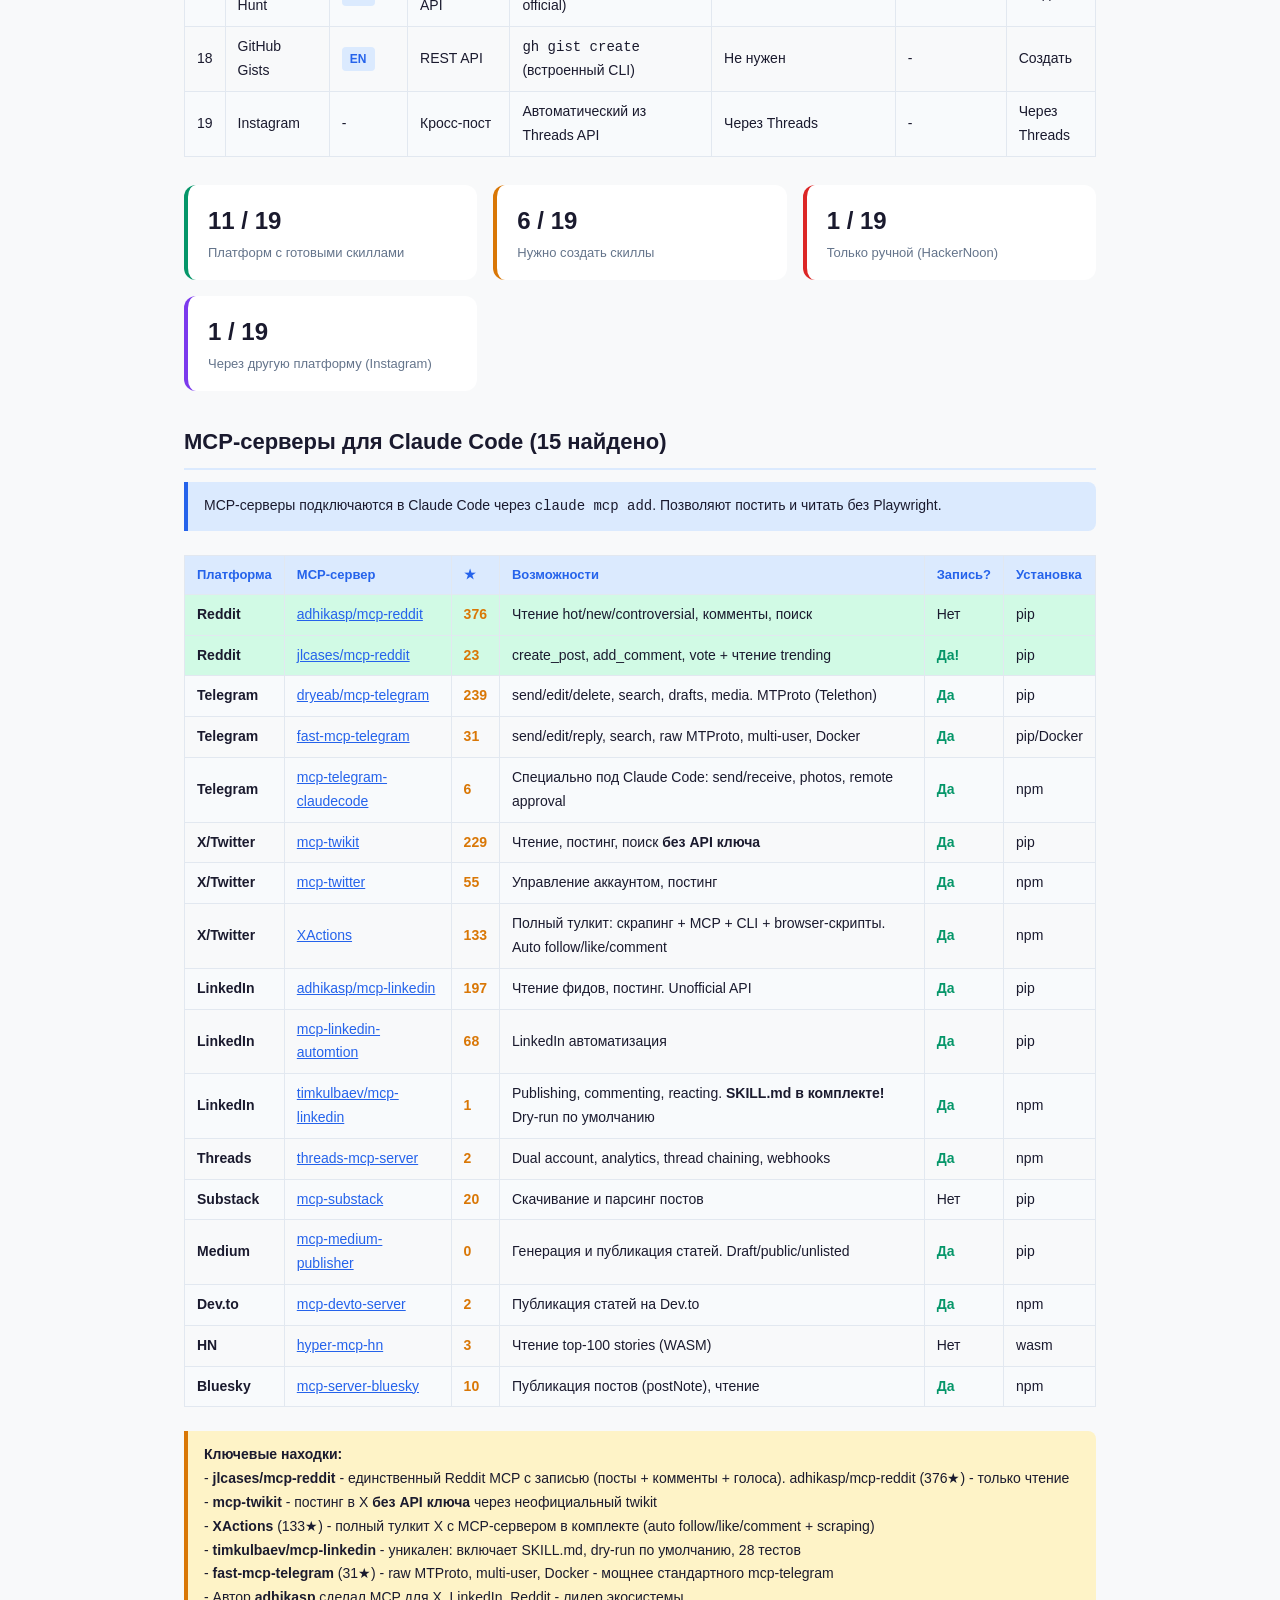
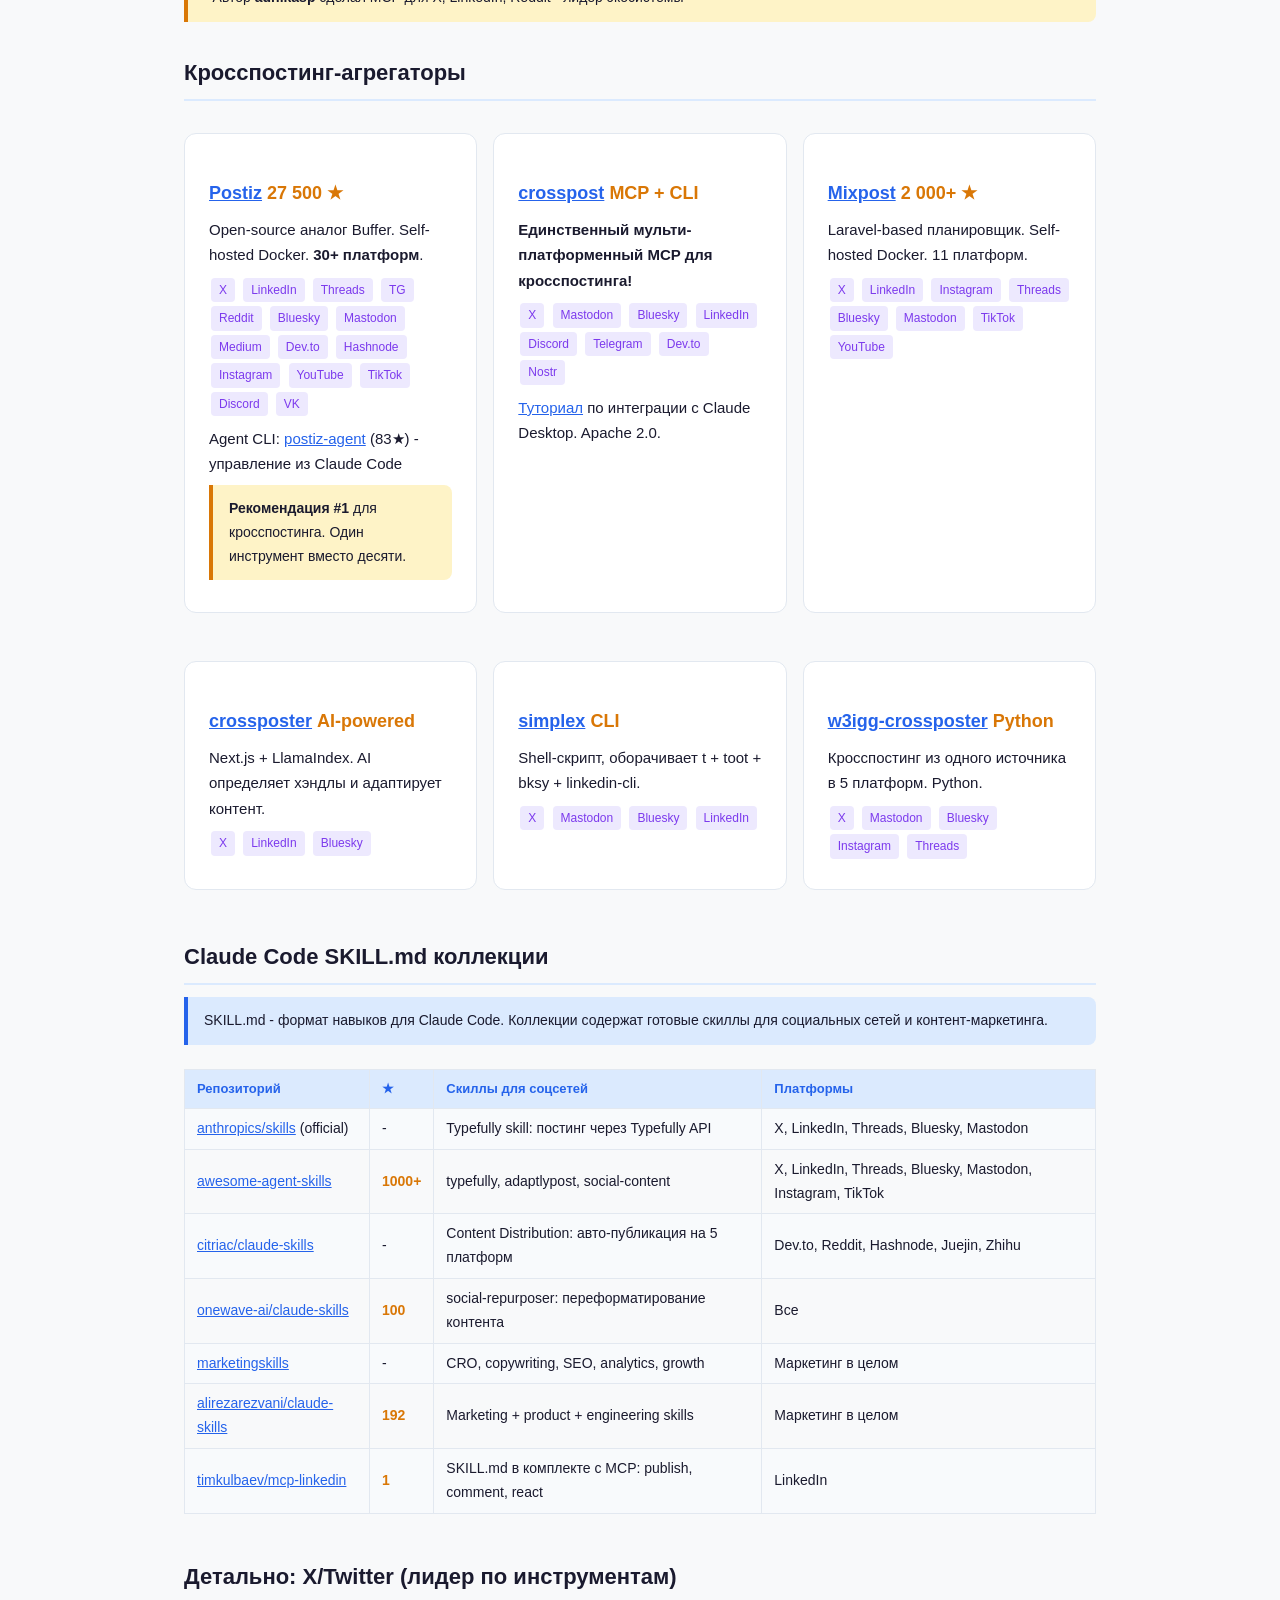
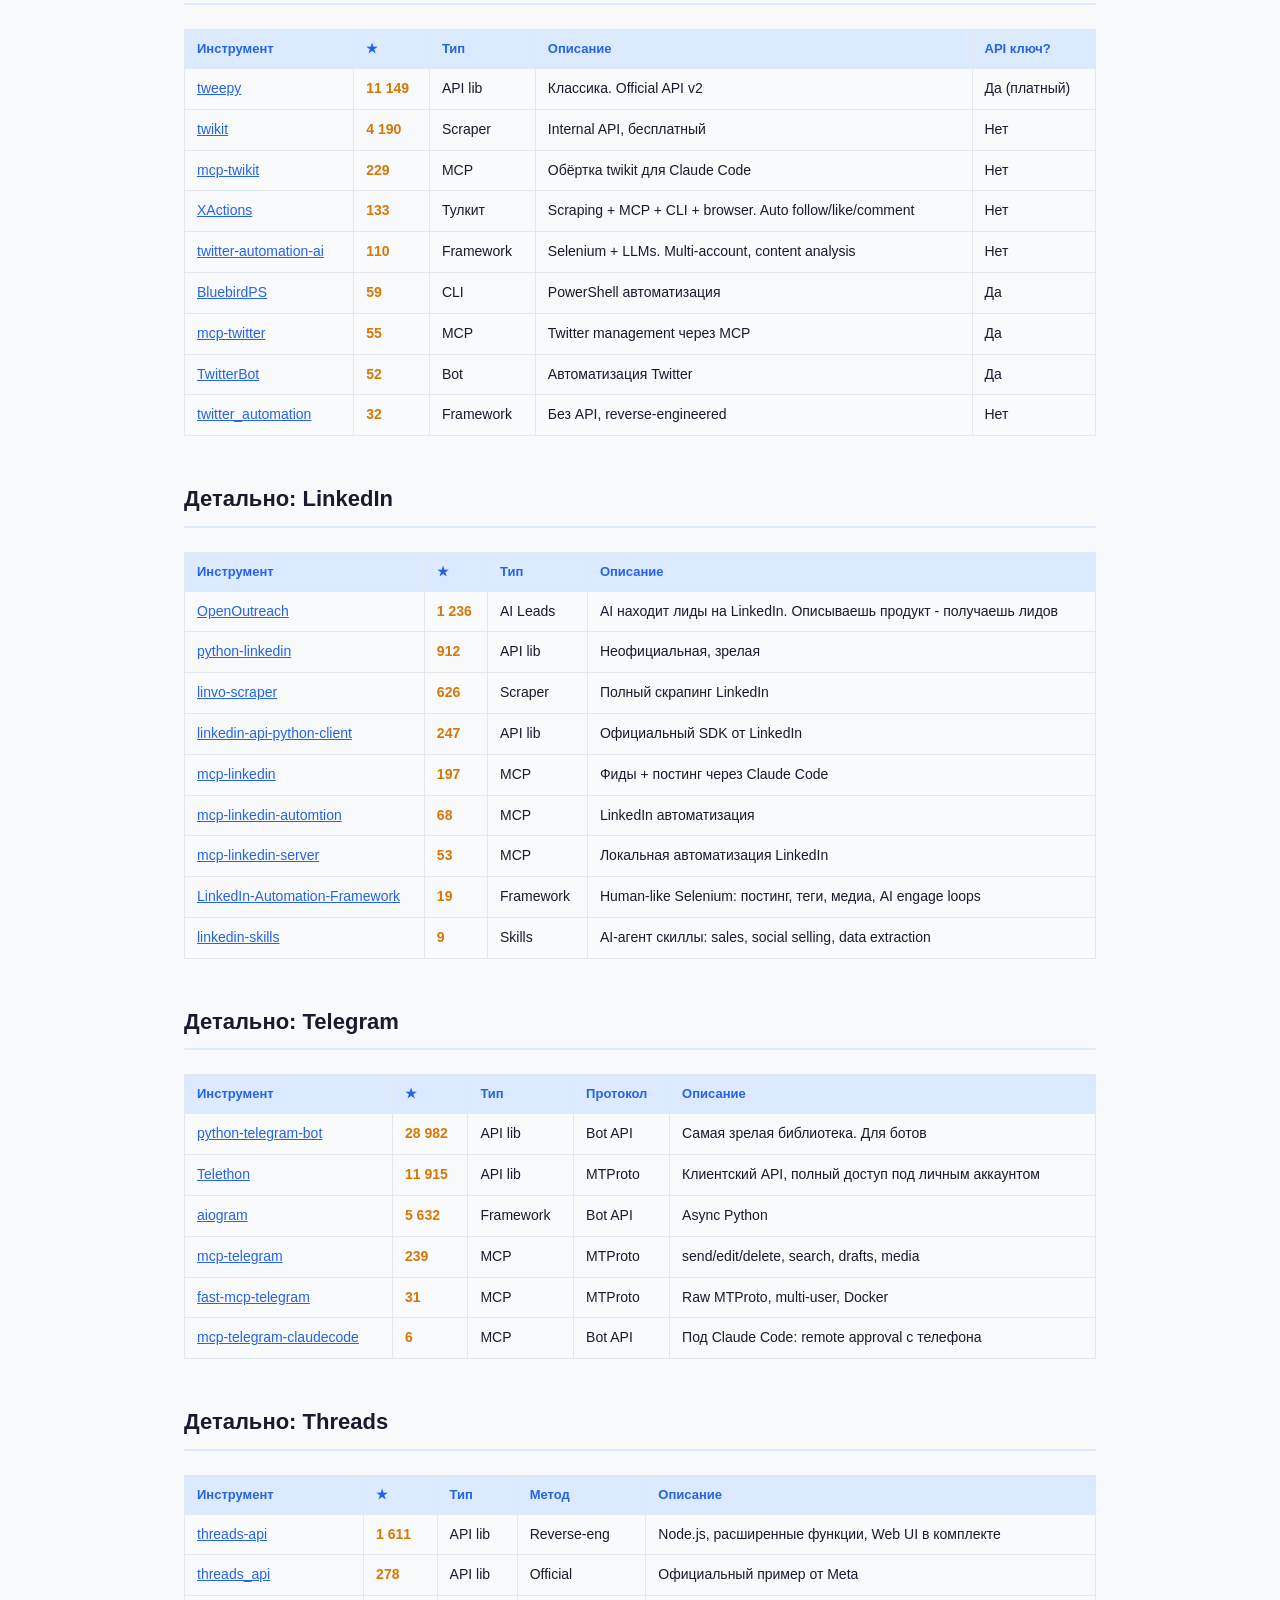
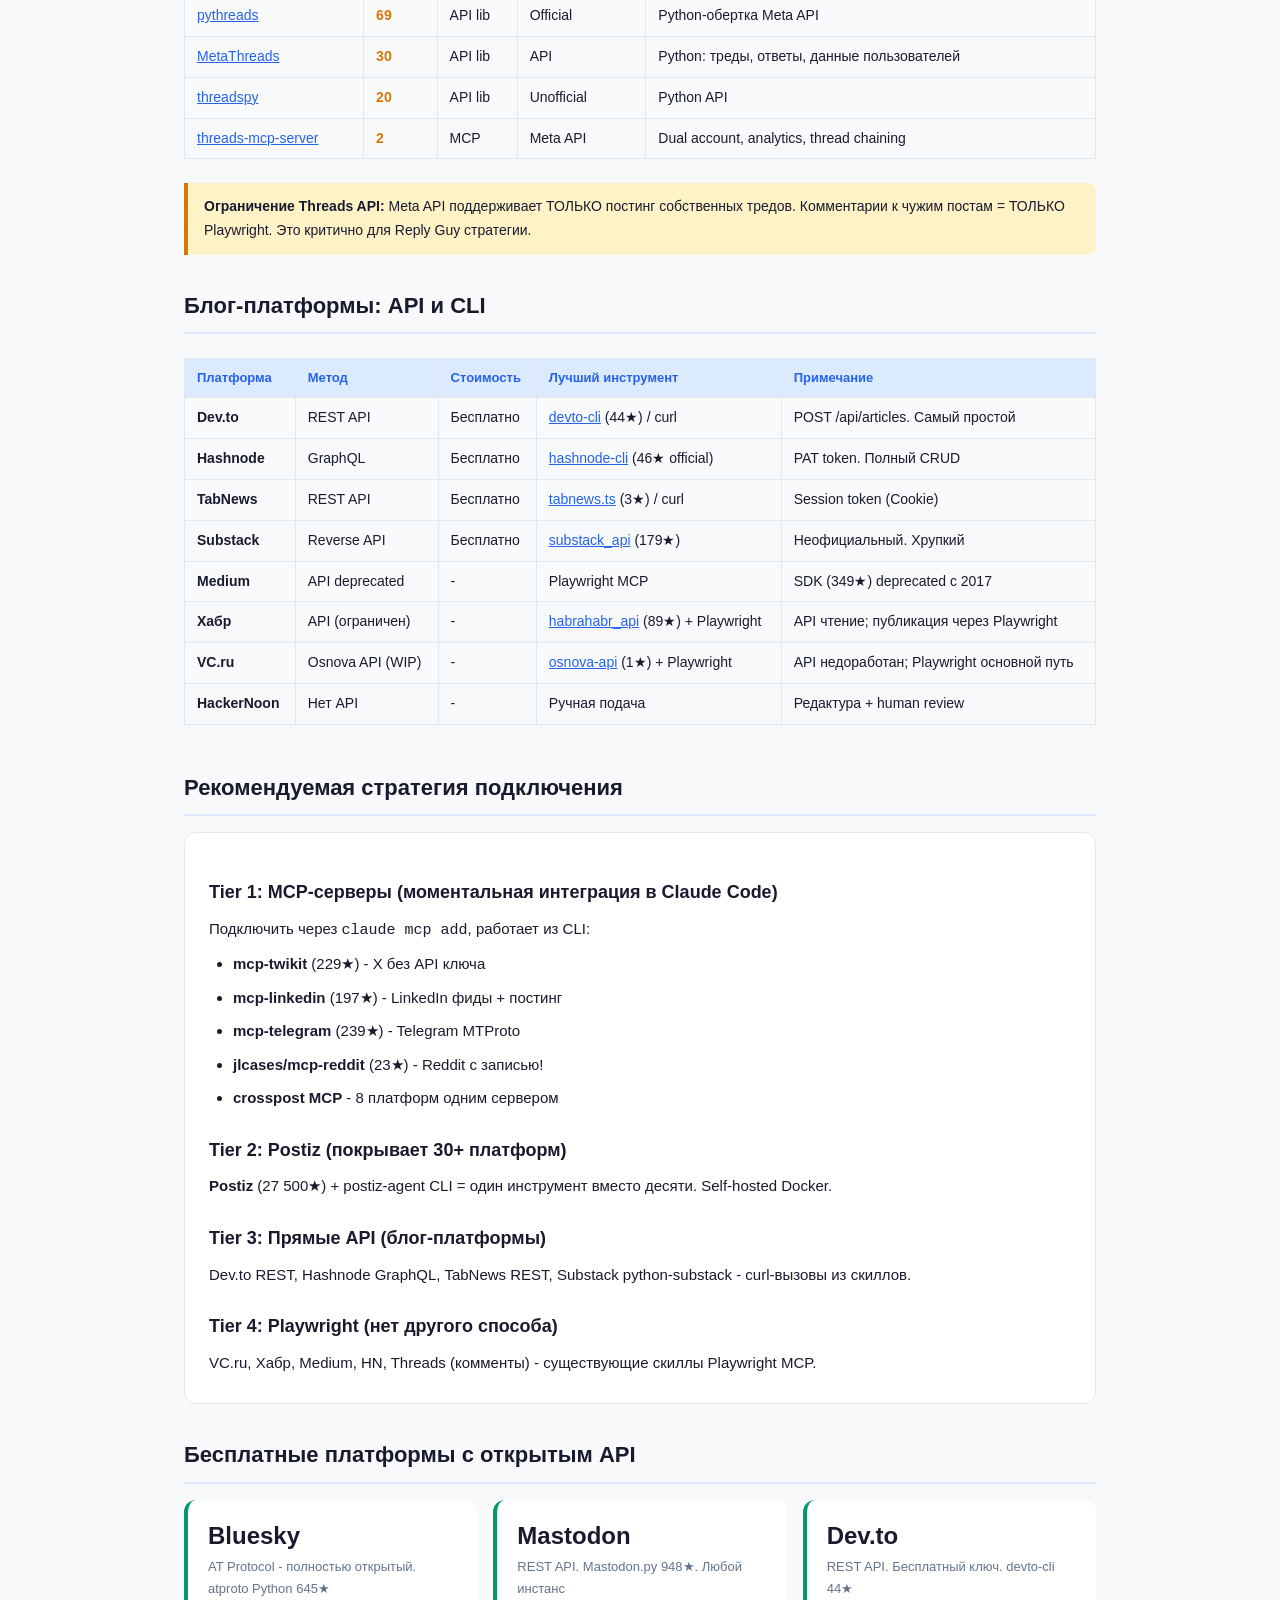
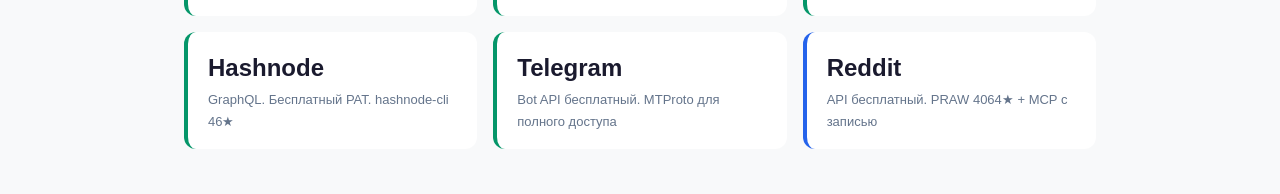
<file: tools.html>
<!DOCTYPE html><html lang="ru"><head><meta charset="UTF-8"><meta name="viewport" content="width=device-width, initial-scale=1.0"><title>Growth Autopilot - Инструменты</title><link rel="stylesheet" href="style.css"></head><body>
<nav>
  <span class="logo">Growth Autopilot</span>
  <a href="index.html">Обзор</a>
  <a href="platforms.html">Платформы</a>
  <a href="schemes.html">Схемы</a>
  <a href="tools.html" class="active">Инструменты</a>
  <a href="pipeline.html">Пайплайн</a>
  <a href="roadmap.html">Roadmap</a>
</nav>
<div class="container">

<h1>Каталог инструментов автоматизации</h1>
<p class="subtitle">Глубокое GitHub-исследование: 100+ репозиториев проанализировано для 19 платформ<br>Источник: gh search repos / gh search code, март 2026</p>

<div class="info"><strong>Методология:</strong> 5 параллельных исследовательских агентов искали по GitHub: MCP-серверы, API-библиотеки, SKILL.md скиллы, кросспостинг-агрегаторы, CLI-утилиты. Ниже - только реальные находки с ссылками и звёздами.</div>

<!-- ==================== MASTER TABLE ==================== -->
<h2>Мастер-таблица: 19 платформ - инструменты автоматизации</h2>

<div class="overflow-x">
<table>
<tr><th>#</th><th>Платформа</th><th>Язык</th><th>Метод постинга</th><th>Лучший инструмент постинга</th><th>MCP-сервер</th><th>Engagement</th><th>Наш скилл</th></tr>
<tr>
  <td>1</td><td><strong>Threads</strong></td><td><span class="lang-ru">RU</span></td>
  <td>Meta API</td>
  <td><a href="https://github.com/junhoyeo/threads-api">threads-api</a> (1611★), <a href="https://github.com/marclove/pythreads">pythreads</a> (69★)</td>
  <td><a href="https://github.com/SvetimFM/threads-mcp-server">threads-mcp-server</a> (2★)</td>
  <td>Playwright</td>
  <td>✅</td>
</tr>
<tr>
  <td>2</td><td><strong>X/Twitter</strong></td><td><span class="lang-ru">RU</span></td>
  <td>X API / twikit</td>
  <td><a href="https://github.com/tweepy/tweepy">tweepy</a> (11149★), <a href="https://github.com/d60/twikit">twikit</a> (4190★)</td>
  <td><a href="https://github.com/adhikasp/mcp-twikit">mcp-twikit</a> (229★), <a href="https://github.com/LuniaKunal/mcp-twitter">mcp-twitter</a> (55★)</td>
  <td>Playwright / MCP</td>
  <td>✅</td>
</tr>
<tr>
  <td>3</td><td><strong>LinkedIn</strong></td><td><span class="lang-en">EN</span></td>
  <td>Playwright / MCP</td>
  <td><a href="https://github.com/ozgur/python-linkedin">python-linkedin</a> (912★), <a href="https://github.com/linkedin-developers/linkedin-api-python-client">linkedin-api-python</a> (247★)</td>
  <td><a href="https://github.com/adhikasp/mcp-linkedin">mcp-linkedin</a> (197★), <a href="https://github.com/OneInterface/mcp-linkedin-automtion">mcp-linkedin-auto</a> (68★)</td>
  <td>Вручную</td>
  <td>✅</td>
</tr>
<tr>
  <td>4</td><td><strong>Telegram</strong></td><td><span class="lang-ru">RU</span></td>
  <td>Bot API / MTProto</td>
  <td><a href="https://github.com/python-telegram-bot/python-telegram-bot">python-telegram-bot</a> (28982★), <a href="https://github.com/LonamiWebs/Telethon">Telethon</a> (11915★)</td>
  <td><a href="https://github.com/dryeab/mcp-telegram">mcp-telegram</a> (239★), <a href="https://github.com/leshchenko1979/fast-mcp-telegram">fast-mcp-telegram</a> (31★)</td>
  <td>-</td>
  <td>✅</td>
</tr>
<tr>
  <td>5</td><td>Dev.to</td><td><span class="lang-en">EN</span>/ES/PT</td>
  <td>REST API</td>
  <td><a href="https://github.com/sinedied/devto-cli">devto-cli</a> (44★), curl POST /api/articles</td>
  <td><a href="https://github.com/Siddhant-K-code/mcp-devto-server">mcp-devto-server</a> (2★)</td>
  <td>-</td>
  <td>✅</td>
</tr>
<tr>
  <td>6</td><td>Medium</td><td><span class="lang-en">EN</span>/RU</td>
  <td>Playwright</td>
  <td><a href="https://github.com/Medium/medium-sdk-nodejs">medium-sdk-nodejs</a> (349★ deprecated), <a href="https://github.com/enginebai/PyMedium">PyMedium</a> (165★)</td>
  <td><a href="https://github.com/designly1/mcp-medium">mcp-medium</a> (0★), <a href="https://github.com/umes4ever/aiagent-mcp-medium-publisher">mcp-medium-publisher</a> (0★)</td>
  <td>Playwright</td>
  <td>✅</td>
</tr>
<tr>
  <td>7</td><td>Hashnode</td><td><span class="lang-en">EN</span></td>
  <td>GraphQL API</td>
  <td><a href="https://github.com/Hashnode/hashnode-cli">hashnode-cli</a> (46★ official), curl GraphQL</td>
  <td>Нет</td>
  <td>-</td>
  <td>✅</td>
</tr>
<tr>
  <td>8</td><td>Substack</td><td><span class="lang-en">EN</span></td>
  <td>Playwright + API</td>
  <td><a href="https://github.com/NHagar/substack_api">substack_api</a> (179★), <a href="https://github.com/ma2za/python-substack">python-substack</a> (142★)</td>
  <td><a href="https://github.com/michalnaka/mcp-substack">mcp-substack</a> (20★ чтение)</td>
  <td>-</td>
  <td>✅</td>
</tr>
<tr>
  <td>9</td><td>HackerNoon</td><td><span class="lang-en">EN</span></td>
  <td>Ручной</td>
  <td>Нет (human review, 55% reject)</td>
  <td>Нет</td>
  <td>-</td>
  <td>Нет</td>
</tr>
<tr>
  <td>10</td><td>Хабр</td><td><span class="lang-ru">RU</span></td>
  <td>Playwright</td>
  <td><a href="https://github.com/habralab/habrahabr_api">habrahabr_api</a> (89★), Playwright MCP</td>
  <td>Нет</td>
  <td>-</td>
  <td>✅</td>
</tr>
<tr>
  <td>11</td><td>VC.ru</td><td><span class="lang-ru">RU</span></td>
  <td>Playwright</td>
  <td><a href="https://github.com/tzurbaev/osnova-api">osnova-api</a> (1★ WIP), Playwright MCP</td>
  <td>Нет</td>
  <td>-</td>
  <td>✅</td>
</tr>
<tr>
  <td>12</td><td>TabNews</td><td>PT</td>
  <td>REST API</td>
  <td><a href="https://github.com/Gustavosta/TabNews.py">TabNews.py</a> (22★), curl POST /api/v1/contents</td>
  <td>Нет</td>
  <td>-</td>
  <td>✅</td>
</tr>
<tr>
  <td>13</td><td>Bluesky</td><td><span class="lang-en">EN</span></td>
  <td>AT Protocol</td>
  <td><a href="https://github.com/MarshalX/atproto">atproto Python</a> (645★), <a href="https://github.com/mattn/bsky">bsky CLI</a> (432★)</td>
  <td><a href="https://github.com/morinokami/mcp-server-bluesky">mcp-server-bluesky</a> (10★)</td>
  <td>AT Protocol API</td>
  <td>Создать</td>
</tr>
<tr>
  <td>14</td><td>Reddit</td><td><span class="lang-en">EN</span></td>
  <td>PRAW / MCP</td>
  <td><a href="https://github.com/praw-dev/praw">PRAW</a> (4064★)</td>
  <td><a href="https://github.com/adhikasp/mcp-reddit">mcp-reddit</a> (376★ чтение), <a href="https://github.com/jlcases/mcp-reddit">jlcases/mcp-reddit</a> (23★ запись!)</td>
  <td>PRAW / MCP</td>
  <td>Создать</td>
</tr>
<tr>
  <td>15</td><td>Mastodon</td><td><span class="lang-en">EN</span></td>
  <td>REST API</td>
  <td><a href="https://github.com/halcy/Mastodon.py">Mastodon.py</a> (948★) - полный CRUD</td>
  <td>Нет</td>
  <td>REST API</td>
  <td>Создать</td>
</tr>
<tr>
  <td>16</td><td>Hacker News</td><td><span class="lang-en">EN</span></td>
  <td>Playwright</td>
  <td><a href="https://github.com/marcomoauro/hackernews-automation">hackernews-automation</a> (0★ Puppeteer)</td>
  <td><a href="https://github.com/hungran/hyper-mcp-hackernews-tool">hyper-mcp-hn</a> (3★ чтение)</td>
  <td>Playwright</td>
  <td>Создать</td>
</tr>
<tr>
  <td>17</td><td>Product Hunt</td><td><span class="lang-en">EN</span></td>
  <td>Playwright / API</td>
  <td><a href="https://github.com/producthunt/producthunt-api">producthunt-api</a> (360★ official)</td>
  <td>Нет</td>
  <td>-</td>
  <td>Создать</td>
</tr>
<tr>
  <td>18</td><td>GitHub Gists</td><td><span class="lang-en">EN</span></td>
  <td>REST API</td>
  <td><code>gh gist create</code> (встроенный CLI)</td>
  <td>Не нужен</td>
  <td>-</td>
  <td>Создать</td>
</tr>
<tr>
  <td>19</td><td>Instagram</td><td>-</td>
  <td>Кросс-пост</td>
  <td>Автоматический из Threads API</td>
  <td>Через Threads</td>
  <td>-</td>
  <td>Через Threads</td>
</tr>
</table>
</div>

<div class="card-grid">
  <div class="metric green"><div class="num">11 / 19</div><div class="label">Платформ с готовыми скиллами</div></div>
  <div class="metric orange"><div class="num">6 / 19</div><div class="label">Нужно создать скиллы</div></div>
  <div class="metric red"><div class="num">1 / 19</div><div class="label">Только ручной (HackerNoon)</div></div>
  <div class="metric purple"><div class="num">1 / 19</div><div class="label">Через другую платформу (Instagram)</div></div>
</div>

<!-- ==================== MCP SERVERS ==================== -->
<h2>MCP-серверы для Claude Code (15 найдено)</h2>

<div class="info">MCP-серверы подключаются в Claude Code через <code>claude mcp add</code>. Позволяют постить и читать без Playwright.</div>

<div class="overflow-x">
<table>
<tr><th>Платформа</th><th>MCP-сервер</th><th>★</th><th>Возможности</th><th>Запись?</th><th>Установка</th></tr>
<tr style="background:var(--green-light)">
  <td><strong>Reddit</strong></td>
  <td><a href="https://github.com/adhikasp/mcp-reddit">adhikasp/mcp-reddit</a></td>
  <td><span class="stars">376</span></td>
  <td>Чтение hot/new/controversial, комменты, поиск</td>
  <td>Нет</td>
  <td>pip</td>
</tr>
<tr style="background:var(--green-light)">
  <td><strong>Reddit</strong></td>
  <td><a href="https://github.com/jlcases/mcp-reddit">jlcases/mcp-reddit</a></td>
  <td><span class="stars">23</span></td>
  <td>create_post, add_comment, vote + чтение trending</td>
  <td style="color:var(--green);font-weight:700">Да!</td>
  <td>pip</td>
</tr>
<tr>
  <td><strong>Telegram</strong></td>
  <td><a href="https://github.com/dryeab/mcp-telegram">dryeab/mcp-telegram</a></td>
  <td><span class="stars">239</span></td>
  <td>send/edit/delete, search, drafts, media. MTProto (Telethon)</td>
  <td style="color:var(--green);font-weight:700">Да</td>
  <td>pip</td>
</tr>
<tr>
  <td><strong>Telegram</strong></td>
  <td><a href="https://github.com/leshchenko1979/fast-mcp-telegram">fast-mcp-telegram</a></td>
  <td><span class="stars">31</span></td>
  <td>send/edit/reply, search, raw MTProto, multi-user, Docker</td>
  <td style="color:var(--green);font-weight:700">Да</td>
  <td>pip/Docker</td>
</tr>
<tr>
  <td><strong>Telegram</strong></td>
  <td><a href="https://github.com/EthanSky2986/mcp-telegram-claudecode">mcp-telegram-claudecode</a></td>
  <td><span class="stars">6</span></td>
  <td>Специально под Claude Code: send/receive, photos, remote approval</td>
  <td style="color:var(--green);font-weight:700">Да</td>
  <td>npm</td>
</tr>
<tr>
  <td><strong>X/Twitter</strong></td>
  <td><a href="https://github.com/adhikasp/mcp-twikit">mcp-twikit</a></td>
  <td><span class="stars">229</span></td>
  <td>Чтение, постинг, поиск <strong>без API ключа</strong></td>
  <td style="color:var(--green);font-weight:700">Да</td>
  <td>pip</td>
</tr>
<tr>
  <td><strong>X/Twitter</strong></td>
  <td><a href="https://github.com/LuniaKunal/mcp-twitter">mcp-twitter</a></td>
  <td><span class="stars">55</span></td>
  <td>Управление аккаунтом, постинг</td>
  <td style="color:var(--green);font-weight:700">Да</td>
  <td>npm</td>
</tr>
<tr>
  <td><strong>X/Twitter</strong></td>
  <td><a href="https://github.com/nirholas/XActions">XActions</a></td>
  <td><span class="stars">133</span></td>
  <td>Полный тулкит: скрапинг + MCP + CLI + browser-скрипты. Auto follow/like/comment</td>
  <td style="color:var(--green);font-weight:700">Да</td>
  <td>npm</td>
</tr>
<tr>
  <td><strong>LinkedIn</strong></td>
  <td><a href="https://github.com/adhikasp/mcp-linkedin">adhikasp/mcp-linkedin</a></td>
  <td><span class="stars">197</span></td>
  <td>Чтение фидов, постинг. Unofficial API</td>
  <td style="color:var(--green);font-weight:700">Да</td>
  <td>pip</td>
</tr>
<tr>
  <td><strong>LinkedIn</strong></td>
  <td><a href="https://github.com/OneInterface/mcp-linkedin-automtion">mcp-linkedin-automtion</a></td>
  <td><span class="stars">68</span></td>
  <td>LinkedIn автоматизация</td>
  <td style="color:var(--green);font-weight:700">Да</td>
  <td>pip</td>
</tr>
<tr>
  <td><strong>LinkedIn</strong></td>
  <td><a href="https://github.com/timkulbaev/mcp-linkedin">timkulbaev/mcp-linkedin</a></td>
  <td><span class="stars">1</span></td>
  <td>Publishing, commenting, reacting. <strong>SKILL.md в комплекте!</strong> Dry-run по умолчанию</td>
  <td style="color:var(--green);font-weight:700">Да</td>
  <td>npm</td>
</tr>
<tr>
  <td><strong>Threads</strong></td>
  <td><a href="https://github.com/SvetimFM/threads-mcp-server">threads-mcp-server</a></td>
  <td><span class="stars">2</span></td>
  <td>Dual account, analytics, thread chaining, webhooks</td>
  <td style="color:var(--green);font-weight:700">Да</td>
  <td>npm</td>
</tr>
<tr>
  <td><strong>Substack</strong></td>
  <td><a href="https://github.com/michalnaka/mcp-substack">mcp-substack</a></td>
  <td><span class="stars">20</span></td>
  <td>Скачивание и парсинг постов</td>
  <td>Нет</td>
  <td>pip</td>
</tr>
<tr>
  <td><strong>Medium</strong></td>
  <td><a href="https://github.com/umes4ever/aiagent-mcp-medium-publisher">mcp-medium-publisher</a></td>
  <td><span class="stars">0</span></td>
  <td>Генерация и публикация статей. Draft/public/unlisted</td>
  <td style="color:var(--green);font-weight:700">Да</td>
  <td>pip</td>
</tr>
<tr>
  <td><strong>Dev.to</strong></td>
  <td><a href="https://github.com/Siddhant-K-code/mcp-devto-server">mcp-devto-server</a></td>
  <td><span class="stars">2</span></td>
  <td>Публикация статей на Dev.to</td>
  <td style="color:var(--green);font-weight:700">Да</td>
  <td>npm</td>
</tr>
<tr>
  <td><strong>HN</strong></td>
  <td><a href="https://github.com/hungran/hyper-mcp-hackernews-tool">hyper-mcp-hn</a></td>
  <td><span class="stars">3</span></td>
  <td>Чтение top-100 stories (WASM)</td>
  <td>Нет</td>
  <td>wasm</td>
</tr>
<tr>
  <td><strong>Bluesky</strong></td>
  <td><a href="https://github.com/morinokami/mcp-server-bluesky">mcp-server-bluesky</a></td>
  <td><span class="stars">10</span></td>
  <td>Публикация постов (postNote), чтение</td>
  <td style="color:var(--green);font-weight:700">Да</td>
  <td>npm</td>
</tr>
</table>
</div>

<div class="warn">
<strong>Ключевые находки:</strong><br>
- <strong>jlcases/mcp-reddit</strong> - единственный Reddit MCP с записью (посты + комменты + голоса). adhikasp/mcp-reddit (376★) - только чтение<br>
- <strong>mcp-twikit</strong> - постинг в X <strong>без API ключа</strong> через неофициальный twikit<br>
- <strong>XActions</strong> (133★) - полный тулкит X с MCP-сервером в комплекте (auto follow/like/comment + scraping)<br>
- <strong>timkulbaev/mcp-linkedin</strong> - уникален: включает SKILL.md, dry-run по умолчанию, 28 тестов<br>
- <strong>fast-mcp-telegram</strong> (31★) - raw MTProto, multi-user, Docker - мощнее стандартного mcp-telegram<br>
- Автор <strong>adhikasp</strong> сделал MCP для X, LinkedIn, Reddit - лидер экосистемы
</div>

<!-- ==================== CROSSPOST ==================== -->
<h2>Кросспостинг-агрегаторы</h2>

<div class="card-grid">
  <div class="card">
    <h3><a href="https://github.com/gitroomhq/postiz-app">Postiz</a> <span class="stars">27 500 ★</span></h3>
    <p>Open-source аналог Buffer. Self-hosted Docker. <strong>30+ платформ</strong>.</p>
    <p><span class="tag">X</span> <span class="tag">LinkedIn</span> <span class="tag">Threads</span> <span class="tag">TG</span> <span class="tag">Reddit</span> <span class="tag">Bluesky</span> <span class="tag">Mastodon</span> <span class="tag">Medium</span> <span class="tag">Dev.to</span> <span class="tag">Hashnode</span> <span class="tag">Instagram</span> <span class="tag">YouTube</span> <span class="tag">TikTok</span> <span class="tag">Discord</span> <span class="tag">VK</span></p>
    <p>Agent CLI: <a href="https://github.com/gitroomhq/postiz-agent">postiz-agent</a> (83★) - управление из Claude Code</p>
    <div class="warn" style="margin-top:8px"><strong>Рекомендация #1</strong> для кросспостинга. Один инструмент вместо десяти.</div>
  </div>
  <div class="card">
    <h3><a href="https://github.com/humanwhocodes/crosspost">crosspost</a> <span class="stars">MCP + CLI</span></h3>
    <p><strong>Единственный мульти-платформенный MCP для кросспостинга!</strong></p>
    <p><span class="tag">X</span> <span class="tag">Mastodon</span> <span class="tag">Bluesky</span> <span class="tag">LinkedIn</span> <span class="tag">Discord</span> <span class="tag">Telegram</span> <span class="tag">Dev.to</span> <span class="tag">Nostr</span></p>
    <p><a href="https://humanwhocodes.com/blog/2025/04/post-social-media-claude-crosspost/">Туториал</a> по интеграции с Claude Desktop. Apache 2.0.</p>
  </div>
  <div class="card">
    <h3><a href="https://github.com/inovector/mixpost">Mixpost</a> <span class="stars">2 000+ ★</span></h3>
    <p>Laravel-based планировщик. Self-hosted Docker. 11 платформ.</p>
    <p><span class="tag">X</span> <span class="tag">LinkedIn</span> <span class="tag">Instagram</span> <span class="tag">Threads</span> <span class="tag">Bluesky</span> <span class="tag">Mastodon</span> <span class="tag">TikTok</span> <span class="tag">YouTube</span></p>
  </div>
  <div class="card">
    <h3><a href="https://github.com/run-llama/crossposter">crossposter</a> <span class="stars">AI-powered</span></h3>
    <p>Next.js + LlamaIndex. AI определяет хэндлы и адаптирует контент.</p>
    <p><span class="tag">X</span> <span class="tag">LinkedIn</span> <span class="tag">Bluesky</span></p>
  </div>
  <div class="card">
    <h3><a href="https://github.com/kristoff-it/simplex">simplex</a> <span class="stars">CLI</span></h3>
    <p>Shell-скрипт, оборачивает t + toot + bksy + linkedin-cli.</p>
    <p><span class="tag">X</span> <span class="tag">Mastodon</span> <span class="tag">Bluesky</span> <span class="tag">LinkedIn</span></p>
  </div>
  <div class="card">
    <h3><a href="https://github.com/molly/w3igg-crossposter">w3igg-crossposter</a> <span class="stars">Python</span></h3>
    <p>Кросспостинг из одного источника в 5 платформ. Python.</p>
    <p><span class="tag">X</span> <span class="tag">Mastodon</span> <span class="tag">Bluesky</span> <span class="tag">Instagram</span> <span class="tag">Threads</span></p>
  </div>
</div>

<!-- ==================== SKILL.MD ==================== -->
<h2>Claude Code SKILL.md коллекции</h2>

<div class="info">SKILL.md - формат навыков для Claude Code. Коллекции содержат готовые скиллы для социальных сетей и контент-маркетинга.</div>

<div class="overflow-x">
<table>
<tr><th>Репозиторий</th><th>★</th><th>Скиллы для соцсетей</th><th>Платформы</th></tr>
<tr>
  <td><a href="https://github.com/anthropics/skills">anthropics/skills</a> (official)</td>
  <td>-</td>
  <td>Typefully skill: постинг через Typefully API</td>
  <td>X, LinkedIn, Threads, Bluesky, Mastodon</td>
</tr>
<tr>
  <td><a href="https://github.com/VoltAgent/awesome-agent-skills">awesome-agent-skills</a></td>
  <td><span class="stars">1000+</span></td>
  <td>typefully, adaptlypost, social-content</td>
  <td>X, LinkedIn, Threads, Bluesky, Mastodon, Instagram, TikTok</td>
</tr>
<tr>
  <td><a href="https://github.com/citriac/claude-skills">citriac/claude-skills</a></td>
  <td>-</td>
  <td>Content Distribution: авто-публикация на 5 платформ</td>
  <td>Dev.to, Reddit, Hashnode, Juejin, Zhihu</td>
</tr>
<tr>
  <td><a href="https://github.com/onewave-ai/claude-skills">onewave-ai/claude-skills</a></td>
  <td><span class="stars">100</span></td>
  <td>social-repurposer: переформатирование контента</td>
  <td>Все</td>
</tr>
<tr>
  <td><a href="https://github.com/coreyhaines31/marketingskills">marketingskills</a></td>
  <td>-</td>
  <td>CRO, copywriting, SEO, analytics, growth</td>
  <td>Маркетинг в целом</td>
</tr>
<tr>
  <td><a href="https://github.com/alirezarezvani/claude-skills">alirezarezvani/claude-skills</a></td>
  <td><span class="stars">192</span></td>
  <td>Marketing + product + engineering skills</td>
  <td>Маркетинг в целом</td>
</tr>
<tr>
  <td><a href="https://github.com/timkulbaev/mcp-linkedin">timkulbaev/mcp-linkedin</a></td>
  <td><span class="stars">1</span></td>
  <td>SKILL.md в комплекте с MCP: publish, comment, react</td>
  <td>LinkedIn</td>
</tr>
</table>
</div>

<!-- ==================== X/TWITTER DEEP ==================== -->
<h2>Детально: X/Twitter (лидер по инструментам)</h2>

<div class="overflow-x">
<table>
<tr><th>Инструмент</th><th>★</th><th>Тип</th><th>Описание</th><th>API ключ?</th></tr>
<tr><td><a href="https://github.com/tweepy/tweepy">tweepy</a></td><td><span class="stars">11 149</span></td><td>API lib</td><td>Классика. Official API v2</td><td>Да (платный)</td></tr>
<tr><td><a href="https://github.com/d60/twikit">twikit</a></td><td><span class="stars">4 190</span></td><td>Scraper</td><td>Internal API, бесплатный</td><td>Нет</td></tr>
<tr><td><a href="https://github.com/adhikasp/mcp-twikit">mcp-twikit</a></td><td><span class="stars">229</span></td><td>MCP</td><td>Обёртка twikit для Claude Code</td><td>Нет</td></tr>
<tr><td><a href="https://github.com/nirholas/XActions">XActions</a></td><td><span class="stars">133</span></td><td>Тулкит</td><td>Scraping + MCP + CLI + browser. Auto follow/like/comment</td><td>Нет</td></tr>
<tr><td><a href="https://github.com/ihuzaifashoukat/twitter-automation-ai">twitter-automation-ai</a></td><td><span class="stars">110</span></td><td>Framework</td><td>Selenium + LLMs. Multi-account, content analysis</td><td>Нет</td></tr>
<tr><td><a href="https://github.com/thedavecarroll/BluebirdPS">BluebirdPS</a></td><td><span class="stars">59</span></td><td>CLI</td><td>PowerShell автоматизация</td><td>Да</td></tr>
<tr><td><a href="https://github.com/LuniaKunal/mcp-twitter">mcp-twitter</a></td><td><span class="stars">55</span></td><td>MCP</td><td>Twitter management через MCP</td><td>Да</td></tr>
<tr><td><a href="https://github.com/MariyaSha/TwitterBot">TwitterBot</a></td><td><span class="stars">52</span></td><td>Bot</td><td>Автоматизация Twitter</td><td>Да</td></tr>
<tr><td><a href="https://github.com/yasirfaizahmed/twitter_automation">twitter_automation</a></td><td><span class="stars">32</span></td><td>Framework</td><td>Без API, reverse-engineered</td><td>Нет</td></tr>
</table>
</div>

<!-- ==================== LINKEDIN DEEP ==================== -->
<h2>Детально: LinkedIn</h2>

<div class="overflow-x">
<table>
<tr><th>Инструмент</th><th>★</th><th>Тип</th><th>Описание</th></tr>
<tr><td><a href="https://github.com/eracle/OpenOutreach">OpenOutreach</a></td><td><span class="stars">1 236</span></td><td>AI Leads</td><td>AI находит лиды на LinkedIn. Описываешь продукт - получаешь лидов</td></tr>
<tr><td><a href="https://github.com/ozgur/python-linkedin">python-linkedin</a></td><td><span class="stars">912</span></td><td>API lib</td><td>Неофициальная, зрелая</td></tr>
<tr><td><a href="https://github.com/linvo-io/linvo-scraper">linvo-scraper</a></td><td><span class="stars">626</span></td><td>Scraper</td><td>Полный скрапинг LinkedIn</td></tr>
<tr><td><a href="https://github.com/linkedin-developers/linkedin-api-python-client">linkedin-api-python-client</a></td><td><span class="stars">247</span></td><td>API lib</td><td>Официальный SDK от LinkedIn</td></tr>
<tr><td><a href="https://github.com/adhikasp/mcp-linkedin">mcp-linkedin</a></td><td><span class="stars">197</span></td><td>MCP</td><td>Фиды + постинг через Claude Code</td></tr>
<tr><td><a href="https://github.com/OneInterface/mcp-linkedin-automtion">mcp-linkedin-automtion</a></td><td><span class="stars">68</span></td><td>MCP</td><td>LinkedIn автоматизация</td></tr>
<tr><td><a href="https://github.com/alinaqi/mcp-linkedin-server">mcp-linkedin-server</a></td><td><span class="stars">53</span></td><td>MCP</td><td>Локальная автоматизация LinkedIn</td></tr>
<tr><td><a href="https://github.com/joeygoesgrey/Linkedln-Automation-Framework">LinkedIn-Automation-Framework</a></td><td><span class="stars">19</span></td><td>Framework</td><td>Human-like Selenium: постинг, теги, медиа, AI engage loops</td></tr>
<tr><td><a href="https://github.com/Linked-API/linkedin-skills">linkedin-skills</a></td><td><span class="stars">9</span></td><td>Skills</td><td>AI-агент скиллы: sales, social selling, data extraction</td></tr>
</table>
</div>

<!-- ==================== TELEGRAM DEEP ==================== -->
<h2>Детально: Telegram</h2>

<div class="overflow-x">
<table>
<tr><th>Инструмент</th><th>★</th><th>Тип</th><th>Протокол</th><th>Описание</th></tr>
<tr><td><a href="https://github.com/python-telegram-bot/python-telegram-bot">python-telegram-bot</a></td><td><span class="stars">28 982</span></td><td>API lib</td><td>Bot API</td><td>Самая зрелая библиотека. Для ботов</td></tr>
<tr><td><a href="https://github.com/LonamiWebs/Telethon">Telethon</a></td><td><span class="stars">11 915</span></td><td>API lib</td><td>MTProto</td><td>Клиентский API, полный доступ под личным аккаунтом</td></tr>
<tr><td><a href="https://github.com/aiogram/aiogram">aiogram</a></td><td><span class="stars">5 632</span></td><td>Framework</td><td>Bot API</td><td>Async Python</td></tr>
<tr><td><a href="https://github.com/dryeab/mcp-telegram">mcp-telegram</a></td><td><span class="stars">239</span></td><td>MCP</td><td>MTProto</td><td>send/edit/delete, search, drafts, media</td></tr>
<tr><td><a href="https://github.com/leshchenko1979/fast-mcp-telegram">fast-mcp-telegram</a></td><td><span class="stars">31</span></td><td>MCP</td><td>MTProto</td><td>Raw MTProto, multi-user, Docker</td></tr>
<tr><td><a href="https://github.com/EthanSky2986/mcp-telegram-claudecode">mcp-telegram-claudecode</a></td><td><span class="stars">6</span></td><td>MCP</td><td>Bot API</td><td>Под Claude Code: remote approval с телефона</td></tr>
</table>
</div>

<!-- ==================== THREADS DEEP ==================== -->
<h2>Детально: Threads</h2>

<div class="overflow-x">
<table>
<tr><th>Инструмент</th><th>★</th><th>Тип</th><th>Метод</th><th>Описание</th></tr>
<tr><td><a href="https://github.com/junhoyeo/threads-api">threads-api</a></td><td><span class="stars">1 611</span></td><td>API lib</td><td>Reverse-eng</td><td>Node.js, расширенные функции, Web UI в комплекте</td></tr>
<tr><td><a href="https://github.com/fbsamples/threads_api">threads_api</a></td><td><span class="stars">278</span></td><td>API lib</td><td>Official</td><td>Официальный пример от Meta</td></tr>
<tr><td><a href="https://github.com/marclove/pythreads">pythreads</a></td><td><span class="stars">69</span></td><td>API lib</td><td>Official</td><td>Python-обертка Meta API</td></tr>
<tr><td><a href="https://github.com/iSarabjitDhiman/MetaThreads">MetaThreads</a></td><td><span class="stars">30</span></td><td>API lib</td><td>API</td><td>Python: треды, ответы, данные пользователей</td></tr>
<tr><td><a href="https://github.com/linkfy/threadspy">threadspy</a></td><td><span class="stars">20</span></td><td>API lib</td><td>Unofficial</td><td>Python API</td></tr>
<tr><td><a href="https://github.com/SvetimFM/threads-mcp-server">threads-mcp-server</a></td><td><span class="stars">2</span></td><td>MCP</td><td>Meta API</td><td>Dual account, analytics, thread chaining</td></tr>
</table>
</div>

<div class="warn"><strong>Ограничение Threads API:</strong> Meta API поддерживает ТОЛЬКО постинг собственных тредов. Комментарии к чужим постам = ТОЛЬКО Playwright. Это критично для Reply Guy стратегии.</div>

<!-- ==================== BLOGS & REST ==================== -->
<h2>Блог-платформы: API и CLI</h2>

<div class="overflow-x">
<table>
<tr><th>Платформа</th><th>Метод</th><th>Стоимость</th><th>Лучший инструмент</th><th>Примечание</th></tr>
<tr><td><strong>Dev.to</strong></td><td>REST API</td><td>Бесплатно</td><td><a href="https://github.com/sinedied/devto-cli">devto-cli</a> (44★) / curl</td><td>POST /api/articles. Самый простой</td></tr>
<tr><td><strong>Hashnode</strong></td><td>GraphQL</td><td>Бесплатно</td><td><a href="https://github.com/Hashnode/hashnode-cli">hashnode-cli</a> (46★ official)</td><td>PAT token. Полный CRUD</td></tr>
<tr><td><strong>TabNews</strong></td><td>REST API</td><td>Бесплатно</td><td><a href="https://github.com/miguel-l-b/tabnews.ts">tabnews.ts</a> (3★) / curl</td><td>Session token (Cookie)</td></tr>
<tr><td><strong>Substack</strong></td><td>Reverse API</td><td>Бесплатно</td><td><a href="https://github.com/NHagar/substack_api">substack_api</a> (179★)</td><td>Неофициальный. Хрупкий</td></tr>
<tr><td><strong>Medium</strong></td><td>API deprecated</td><td>-</td><td>Playwright MCP</td><td>SDK (349★) deprecated с 2017</td></tr>
<tr><td><strong>Хабр</strong></td><td>API (ограничен)</td><td>-</td><td><a href="https://github.com/habralab/habrahabr_api">habrahabr_api</a> (89★) + Playwright</td><td>API чтение; публикация через Playwright</td></tr>
<tr><td><strong>VC.ru</strong></td><td>Osnova API (WIP)</td><td>-</td><td><a href="https://github.com/tzurbaev/osnova-api">osnova-api</a> (1★) + Playwright</td><td>API недоработан; Playwright основной путь</td></tr>
<tr><td><strong>HackerNoon</strong></td><td>Нет API</td><td>-</td><td>Ручная подача</td><td>Редактура + human review</td></tr>
</table>
</div>

<!-- ==================== RECOMMENDATION ==================== -->
<h2>Рекомендуемая стратегия подключения</h2>

<div class="card">
<h3>Tier 1: MCP-серверы (моментальная интеграция в Claude Code)</h3>
<p>Подключить через <code>claude mcp add</code>, работает из CLI:</p>
<ul>
<li><strong>mcp-twikit</strong> (229★) - X без API ключа</li>
<li><strong>mcp-linkedin</strong> (197★) - LinkedIn фиды + постинг</li>
<li><strong>mcp-telegram</strong> (239★) - Telegram MTProto</li>
<li><strong>jlcases/mcp-reddit</strong> (23★) - Reddit с записью!</li>
<li><strong>crosspost MCP</strong> - 8 платформ одним сервером</li>
</ul>

<h3>Tier 2: Postiz (покрывает 30+ платформ)</h3>
<p><strong>Postiz</strong> (27 500★) + postiz-agent CLI = один инструмент вместо десяти. Self-hosted Docker.</p>

<h3>Tier 3: Прямые API (блог-платформы)</h3>
<p>Dev.to REST, Hashnode GraphQL, TabNews REST, Substack python-substack - curl-вызовы из скиллов.</p>

<h3>Tier 4: Playwright (нет другого способа)</h3>
<p>VC.ru, Хабр, Medium, HN, Threads (комменты) - существующие скиллы Playwright MCP.</p>
</div>

<h2>Бесплатные платформы с открытым API</h2>
<div class="card-grid">
  <div class="metric green"><div class="num">Bluesky</div><div class="label">AT Protocol - полностью открытый. atproto Python 645★</div></div>
  <div class="metric green"><div class="num">Mastodon</div><div class="label">REST API. Mastodon.py 948★. Любой инстанс</div></div>
  <div class="metric green"><div class="num">Dev.to</div><div class="label">REST API. Бесплатный ключ. devto-cli 44★</div></div>
  <div class="metric green"><div class="num">Hashnode</div><div class="label">GraphQL. Бесплатный PAT. hashnode-cli 46★</div></div>
  <div class="metric green"><div class="num">Telegram</div><div class="label">Bot API бесплатный. MTProto для полного доступа</div></div>
  <div class="metric"><div class="num">Reddit</div><div class="label">API бесплатный. PRAW 4064★ + MCP с записью</div></div>
</div>

</div>
</body></html>
</file>
<file: style.css>
* { margin: 0; padding: 0; box-sizing: border-box; }
:root {
  --bg: #f8f9fa; --card: #fff; --text: #1a1a2e; --muted: #64748b;
  --accent: #2563eb; --accent-light: #dbeafe;
  --green: #059669; --green-light: #d1fae5;
  --orange: #d97706; --orange-light: #fef3c7;
  --red: #dc2626; --red-light: #fee2e2;
  --purple: #7c3aed; --purple-light: #ede9fe;
  --border: #e2e8f0;
}
body { font-family: -apple-system, BlinkMacSystemFont, 'Segoe UI', Roboto, sans-serif; background: var(--bg); color: var(--text); line-height: 1.7; font-size: 15px; }
nav { background: var(--card); border-bottom: 1px solid var(--border); padding: 12px 24px; display: flex; align-items: center; gap: 8px; flex-wrap: wrap; position: sticky; top: 0; z-index: 100; }
nav .logo { font-weight: 700; font-size: 16px; color: var(--accent); margin-right: 16px; white-space: nowrap; }
nav a { color: var(--muted); text-decoration: none; font-size: 14px; padding: 4px 10px; border-radius: 6px; transition: all 0.2s; white-space: nowrap; }
nav a:hover, nav a.active { background: var(--accent-light); color: var(--accent); }
.container { max-width: 960px; margin: 0 auto; padding: 32px 24px; }
h1 { font-size: 28px; margin-bottom: 8px; }
h2 { font-size: 22px; margin: 32px 0 12px; padding-bottom: 8px; border-bottom: 2px solid var(--accent-light); }
h3 { font-size: 18px; margin: 24px 0 8px; }
h4 { font-size: 15px; margin: 16px 0 6px; color: var(--muted); }
p, li { margin-bottom: 8px; }
ul, ol { padding-left: 24px; }
.subtitle { color: var(--muted); font-size: 15px; margin-bottom: 24px; }
.card { background: var(--card); border-radius: 12px; padding: 20px 24px; margin: 16px 0; border: 1px solid var(--border); }
.card-grid { display: grid; grid-template-columns: repeat(auto-fill, minmax(280px, 1fr)); gap: 16px; margin: 16px 0; }
.metric { background: var(--card); border-radius: 12px; padding: 16px 20px; border-left: 4px solid var(--accent); }
.metric.green { border-left-color: var(--green); }
.metric.orange { border-left-color: var(--orange); }
.metric.red { border-left-color: var(--red); }
.metric.purple { border-left-color: var(--purple); }
.metric .num { font-size: 24px; font-weight: 700; }
.metric .label { color: var(--muted); font-size: 13px; }
table { width: 100%; border-collapse: collapse; margin: 12px 0; font-size: 14px; }
th, td { padding: 8px 12px; border: 1px solid var(--border); text-align: left; }
th { background: var(--accent-light); color: var(--accent); font-weight: 600; font-size: 13px; }
tr:nth-child(even) { background: #f8fafc; }
.overflow-x { overflow-x: auto; }
pre { background: #1e293b; color: #e2e8f0; padding: 16px 20px; border-radius: 8px; overflow-x: auto; font-size: 13px; line-height: 1.6; margin: 12px 0; }
code { font-family: 'SF Mono', Menlo, monospace; }
.scheme { border-left: 4px solid var(--green); background: #f0fdf4; border-radius: 0 12px 12px 0; padding: 16px 20px; margin: 16px 0; }
.scheme .badge { display: inline-block; background: var(--green); color: #fff; font-size: 11px; font-weight: 600; padding: 2px 10px; border-radius: 4px; margin-bottom: 8px; text-transform: uppercase; letter-spacing: 0.5px; }
.scheme pre { background: #1a3a2a; }
.lang-ru { display: inline-block; background: var(--red-light); color: var(--red); font-size: 12px; font-weight: 600; padding: 2px 8px; border-radius: 4px; }
.lang-en { display: inline-block; background: var(--accent-light); color: var(--accent); font-size: 12px; font-weight: 600; padding: 2px 8px; border-radius: 4px; }
.tag { display: inline-block; background: var(--purple-light); color: var(--purple); font-size: 12px; padding: 2px 8px; border-radius: 4px; margin: 2px; }
.warn { background: var(--orange-light); border-left: 4px solid var(--orange); padding: 12px 16px; border-radius: 0 8px 8px 0; margin: 12px 0; font-size: 14px; }
.info { background: var(--accent-light); border-left: 4px solid var(--accent); padding: 12px 16px; border-radius: 0 8px 8px 0; margin: 12px 0; font-size: 14px; }
.stars { color: var(--orange); font-weight: 600; }
a { color: var(--accent); }
@media (max-width: 768px) { .container { padding: 16px; } nav { padding: 8px 12px; } .card-grid { grid-template-columns: 1fr; } }
@media print { nav { display: none; } .container { max-width: 100%; } }
</file>
